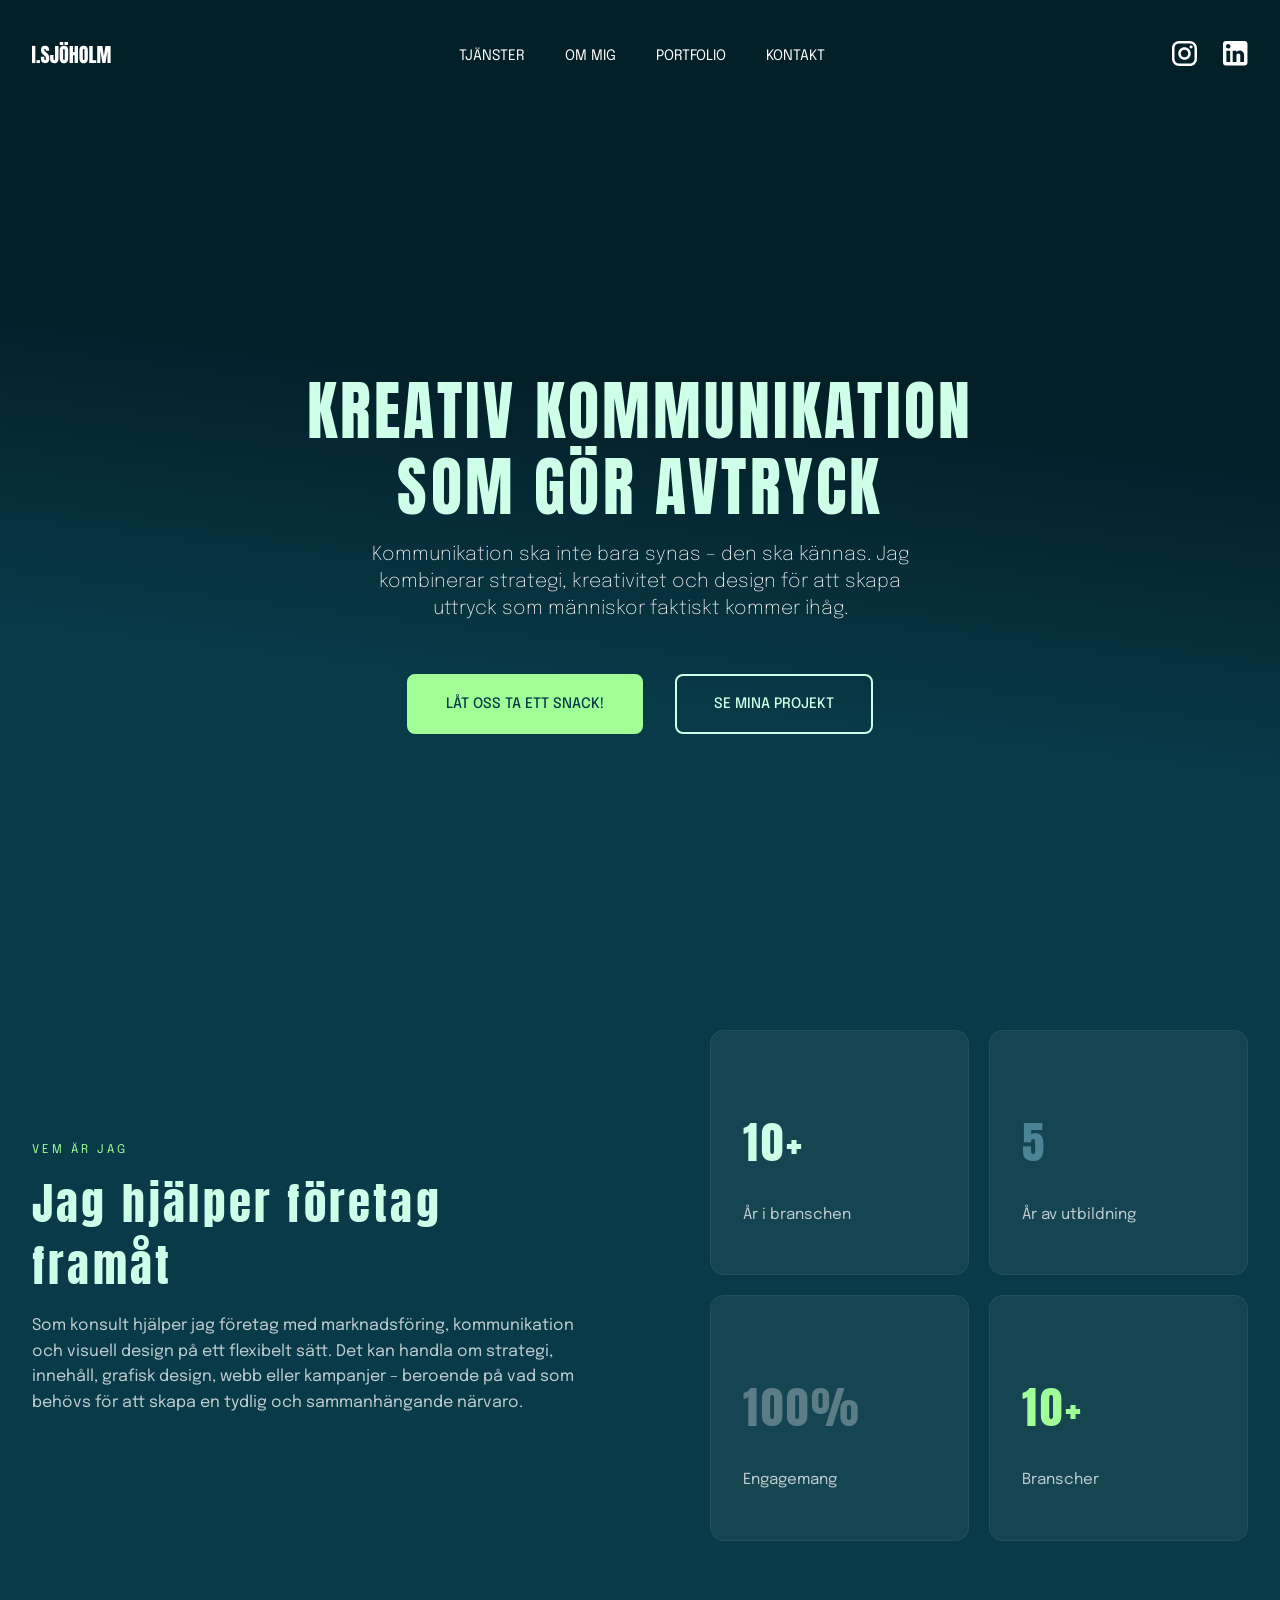
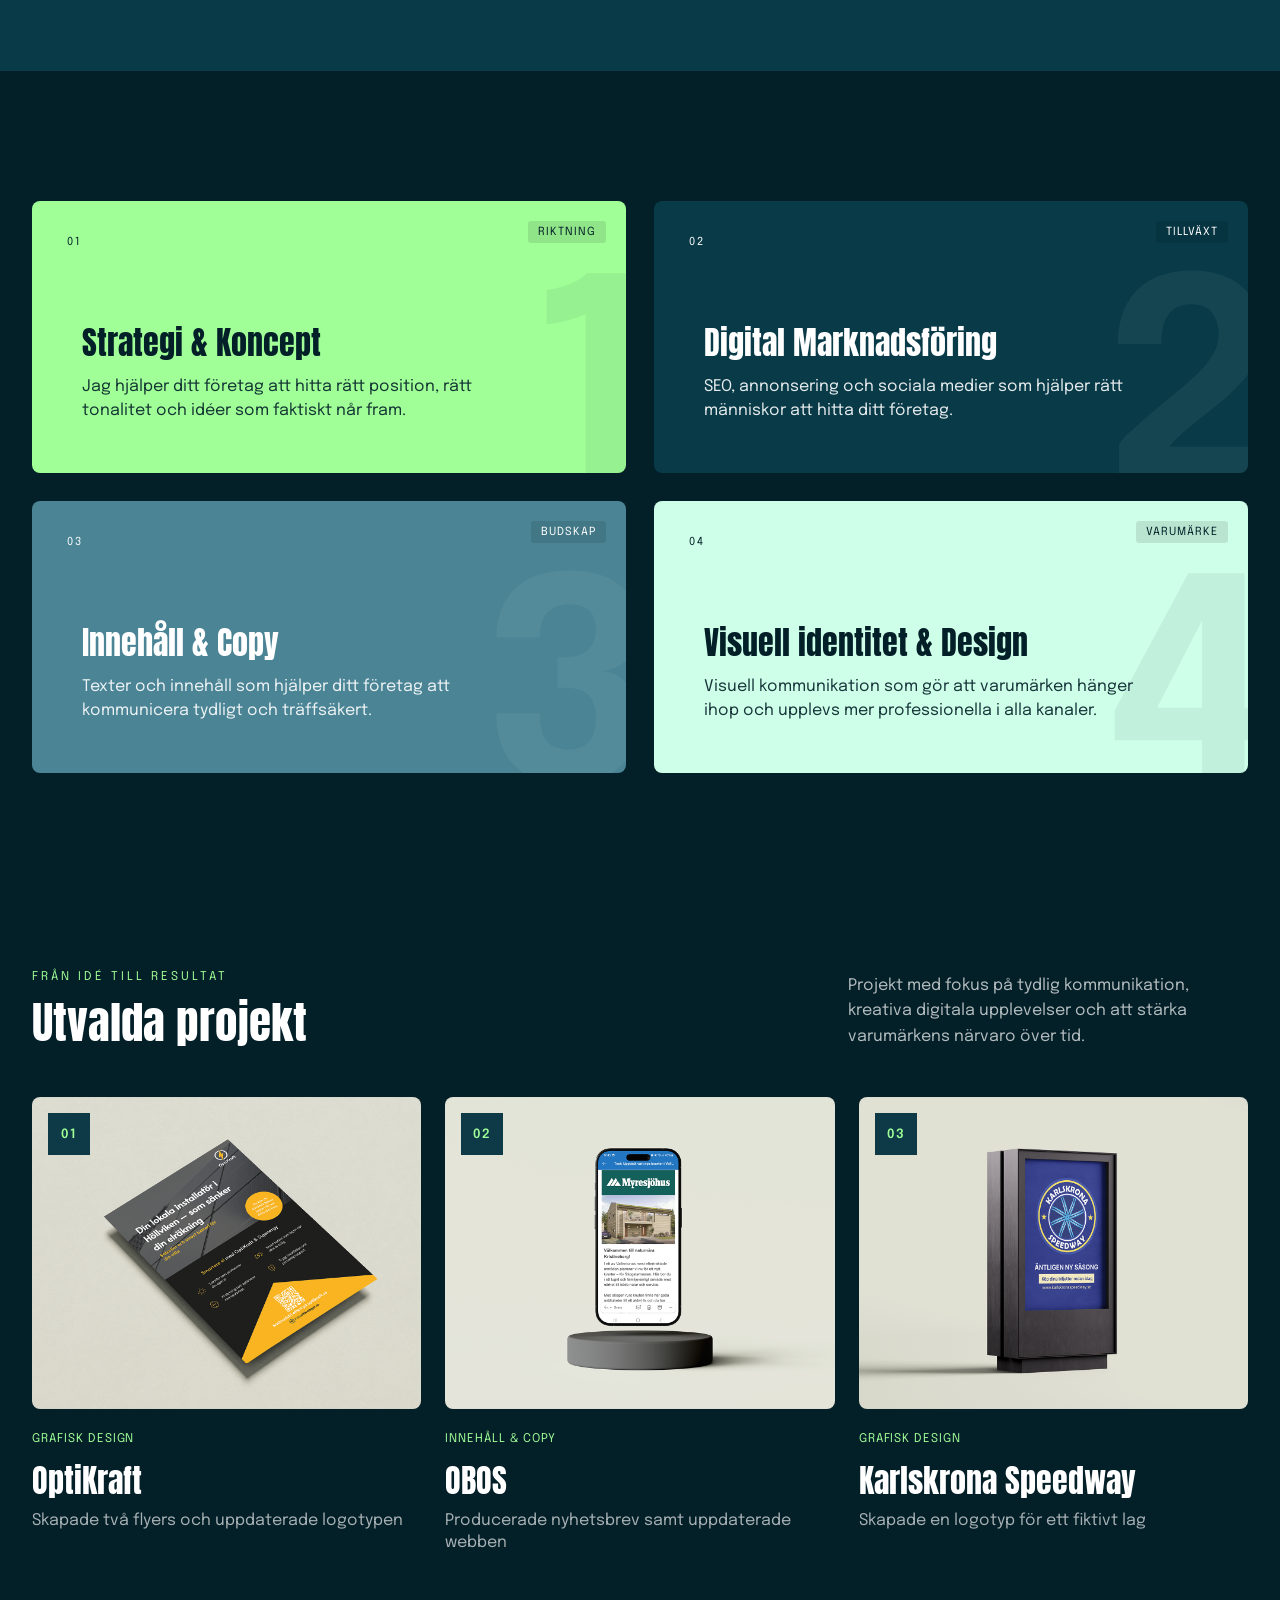
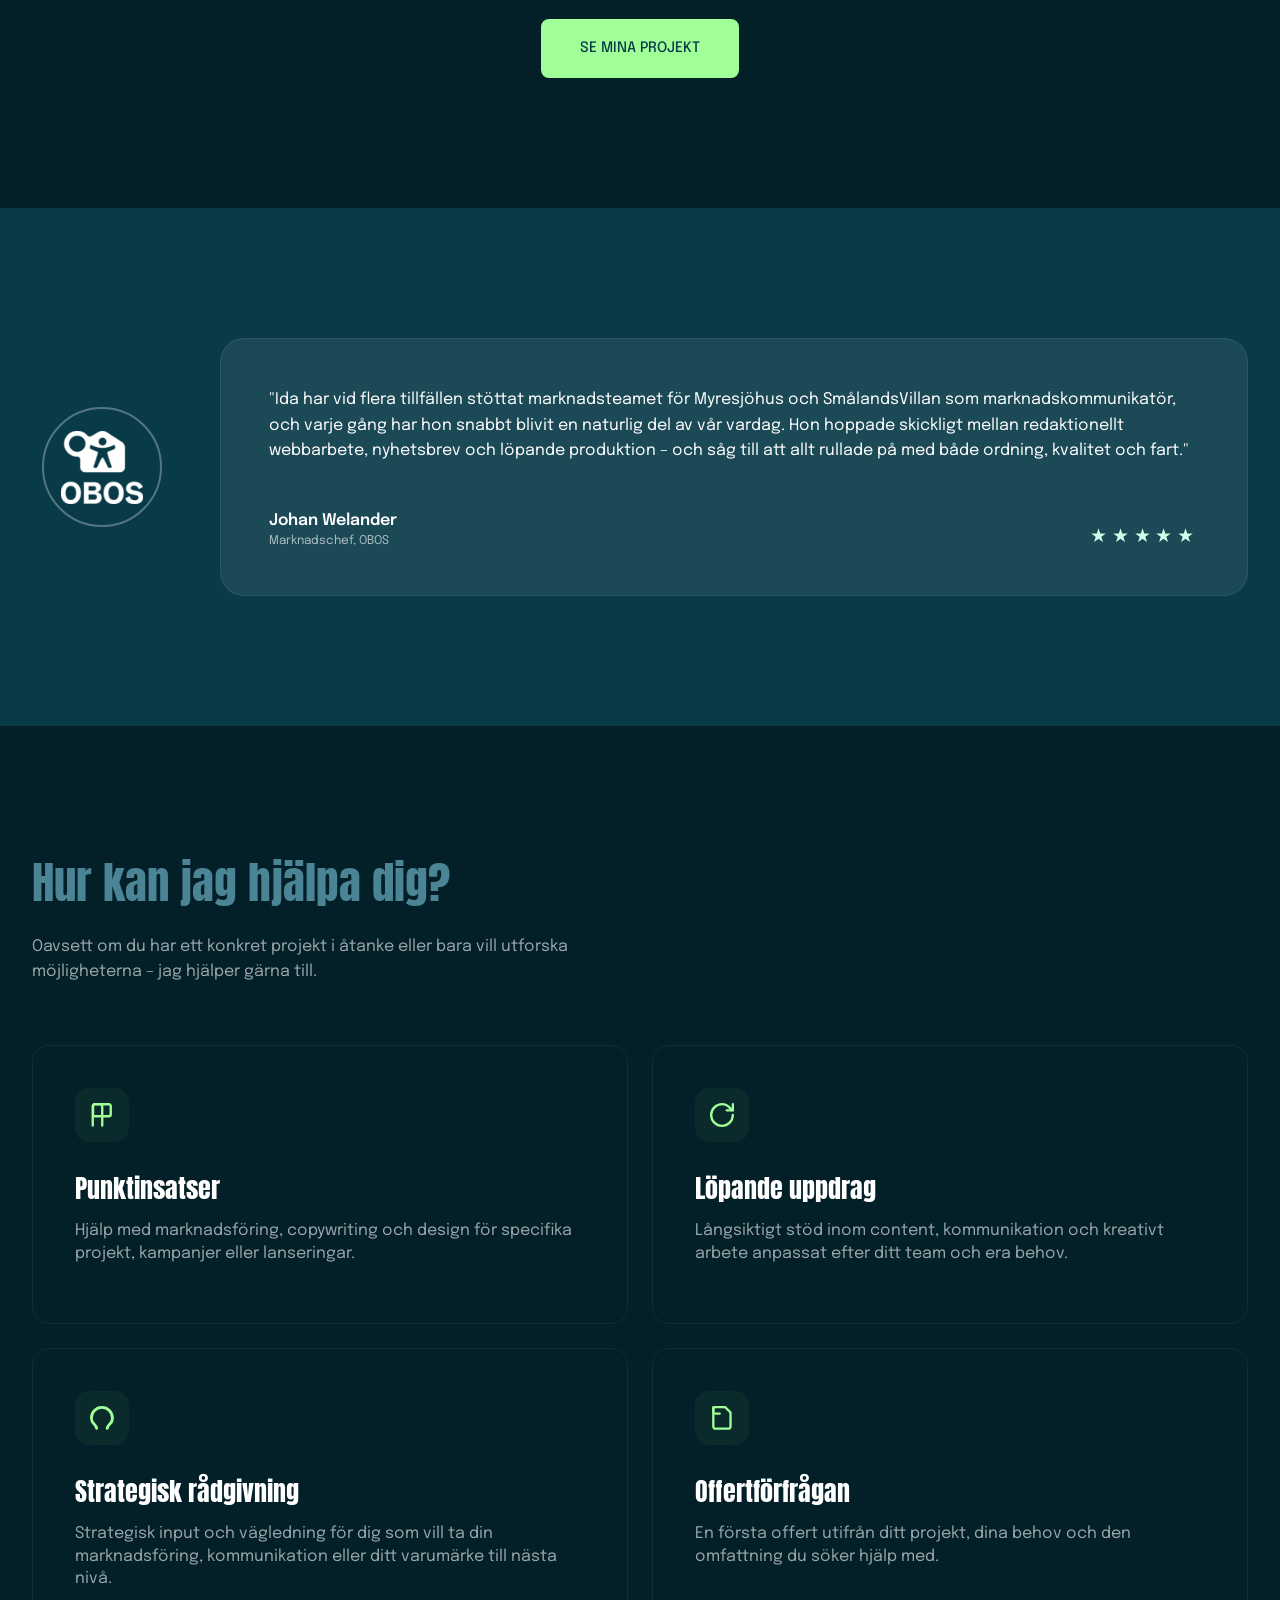
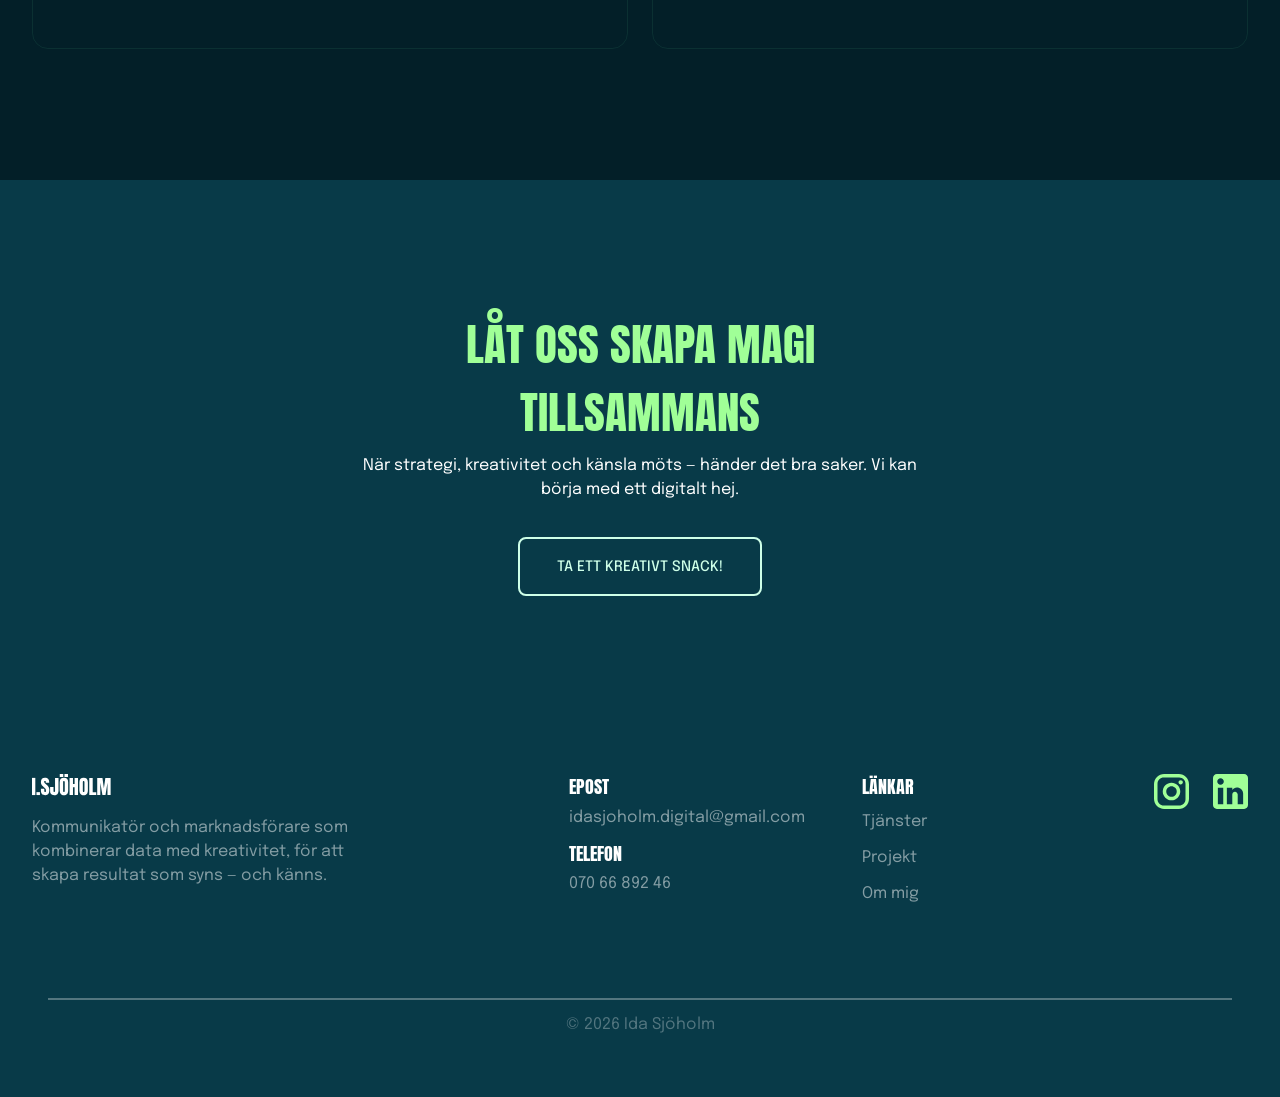
<file: index.html>
<!DOCTYPE html>
<html lang="sv">
<head>
    <meta charset="UTF-8">
    <meta name="viewport" content="width=device-width, initial-scale=1.0">
    <title>Ida Sjöholm – din lilla kommunikationsbyrå</title>

    <meta property="og:title" content="Ida Sjöholm — din lilla kommunikationsbyrå">

    <meta property="og:description" content="Marknadsföring, kommunikation och design som får varumärken att växa.">

    <meta property="og:image" content="https://idasjoholm810.github.io/portfolio/Assets/Pictures/hero.png">

    <meta property="og:url" content="https://idasjoholm810.github.io/portfolio/">

    <meta property="og:type" content="website">

    <!-- Font -->
    <link rel="preconnect" href="https://fonts.googleapis.com">
    <link rel="preconnect" href="https://fonts.gstatic.com" crossorigin>
    <link href="https://fonts.googleapis.com/css2?family=Anton&family=Epilogue:ital,wght@0,100..900;1,100..900&display=swap" rel="stylesheet">

    <!-- <link rel="preconnect" href="https://fonts.googleapis.com">
    <link rel="preconnect" href="https://fonts.gstatic.com" crossorigin>
    <link href="https://fonts.googleapis.com/css2?family=Inter:ital,opsz,wght@0,14..32,100..900;1,14..32,100..900&family=Ubuntu+Sans:ital,wght@0,100..800;1,100..800&display=swap" rel="stylesheet"> -->
    
    <!-- <link rel="preconnect" href="https://fonts.googleapis.com">
    <link rel="preconnect" href="https://fonts.gstatic.com" crossorigin>
    <link href="https://fonts.googleapis.com/css2?family=Inter:ital,opsz,wght@0,14..32,100..900;1,14..32,100..900&family=Open+Sans:ital,wght@0,300..800;1,300..800&display=swap" rel="stylesheet"> -->

    <!-- Style -->
    <link rel="stylesheet" href="style.css">

    <!-- Scripts -->
    <script src="menu.js" defer></script>
    <script src="hero-start.js" defer></script>
    <script src="responsive-menu.js" defer></script>
    <script src="about-start.js" defer></script>
    <script src="help-start.js" defer></script>
    <script src="portfolio-start.js" defer></script>
    <script src="services-start.js" defer></script>
    
</head>
<body>

    <div class="container">

        <!-- Header -->
        <header class="site-header">
            <div class="site-header__inner">


                <!-- Logga -->
                <a href="index.html" class="branding">
                    <svg width="79" height="22" viewBox="0 0 79 22" fill="none" xmlns="http://www.w3.org/2000/svg">
                        <path d="M0 21.0645V3.87695H3.32031V21.0645H0Z" fill="white"/>
                        <path d="M4.46289 21.0547V18.1445H7.95898V21.0547H4.46289Z" fill="white"/>
                        <path d="M13.3398 21.2207C11.7708 21.2207 10.638 20.8301 9.94141 20.0488C9.2513 19.2676 8.90625 18.0241 8.90625 16.3184V14.6387H12.3047V16.7871C12.3047 17.1842 12.3633 17.4967 12.4805 17.7246C12.6042 17.946 12.8158 18.0566 13.1152 18.0566C13.4277 18.0566 13.6426 17.9655 13.7598 17.7832C13.8835 17.6009 13.9453 17.3014 13.9453 16.8848C13.9453 16.3574 13.8932 15.918 13.7891 15.5664C13.6849 15.2083 13.5026 14.8698 13.2422 14.5508C12.9883 14.2253 12.6335 13.8477 12.1777 13.418L10.6348 11.9531C9.48242 10.8659 8.90625 9.6224 8.90625 8.22266C8.90625 6.75781 9.24479 5.64128 9.92188 4.87305C10.6055 4.10482 11.5918 3.7207 12.8809 3.7207C14.4564 3.7207 15.5729 4.14062 16.2305 4.98047C16.8945 5.82031 17.2266 7.09635 17.2266 8.80859H13.7305V7.62695C13.7305 7.39258 13.6621 7.21029 13.5254 7.08008C13.3952 6.94987 13.2161 6.88477 12.9883 6.88477C12.7148 6.88477 12.513 6.96289 12.3828 7.11914C12.2591 7.26888 12.1973 7.46419 12.1973 7.70508C12.1973 7.94596 12.2624 8.20638 12.3926 8.48633C12.5228 8.76628 12.7799 9.08854 13.1641 9.45312L15.1465 11.3574C15.5436 11.735 15.9082 12.1354 16.2402 12.5586C16.5723 12.9753 16.8392 13.4635 17.041 14.0234C17.2428 14.5768 17.3438 15.2539 17.3438 16.0547C17.3438 17.6693 17.0443 18.9355 16.4453 19.8535C15.8529 20.765 14.8177 21.2207 13.3398 21.2207Z" fill="white"/>
                        <path d="M22.3047 21.2207C21.5299 21.2207 20.8236 21.071 20.1855 20.7715C19.5475 20.472 19.0397 20.0293 18.6621 19.4434C18.291 18.8509 18.1055 18.125 18.1055 17.2656V12.959H21.5039V17.0605C21.5039 17.36 21.5625 17.6009 21.6797 17.7832C21.8034 17.9655 21.9987 18.0566 22.2656 18.0566C22.7799 18.0566 23.0371 17.7409 23.0371 17.1094V3.87695H26.5039V16.7676C26.5039 17.679 26.3249 18.4701 25.9668 19.1406C25.6087 19.8047 25.1139 20.319 24.4824 20.6836C23.8509 21.0417 23.125 21.2207 22.3047 21.2207Z" fill="white"/>
                        <path d="M31.9336 21.2207C30.5599 21.2207 29.5085 20.8073 28.7793 19.9805C28.0566 19.1471 27.6953 17.946 27.6953 16.377V8.21289C27.6953 6.74154 28.0534 5.625 28.7695 4.86328C29.4922 4.10156 30.5469 3.7207 31.9336 3.7207C33.3203 3.7207 34.3717 4.10156 35.0879 4.86328C35.8105 5.625 36.1719 6.74154 36.1719 8.21289V16.377C36.1719 17.946 35.8073 19.1471 35.0781 19.9805C34.3555 20.8073 33.3073 21.2207 31.9336 21.2207ZM31.9629 18.0566C32.4837 18.0566 32.7441 17.5521 32.7441 16.543V8.1543C32.7441 7.30794 32.4902 6.88477 31.9824 6.88477C31.4095 6.88477 31.123 7.31771 31.123 8.18359V16.5625C31.123 17.0964 31.1882 17.4805 31.3184 17.7148C31.4486 17.9427 31.6634 18.0566 31.9629 18.0566ZM32.4902 2.91016V0H35.9863V2.91016H32.4902ZM27.7637 2.91016V0H31.2598V2.91016H27.7637Z" fill="white"/>
                        <path d="M37.5586 21.0645V3.87695H40.9766V10.0195H42.5977V3.87695H46.0156V21.0645H42.5977V13.2715H40.9766V21.0645H37.5586Z" fill="white"/>
                        <path d="M51.6406 21.2207C50.2669 21.2207 49.2155 20.8073 48.4863 19.9805C47.7637 19.1471 47.4023 17.946 47.4023 16.377V8.21289C47.4023 6.74154 47.7604 5.625 48.4766 4.86328C49.1992 4.10156 50.2539 3.7207 51.6406 3.7207C53.0273 3.7207 54.0788 4.10156 54.7949 4.86328C55.5176 5.625 55.8789 6.74154 55.8789 8.21289V16.377C55.8789 17.946 55.5143 19.1471 54.7852 19.9805C54.0625 20.8073 53.0143 21.2207 51.6406 21.2207ZM51.6699 18.0566C52.1908 18.0566 52.4512 17.5521 52.4512 16.543V8.1543C52.4512 7.30794 52.1973 6.88477 51.6895 6.88477C51.1165 6.88477 50.8301 7.31771 50.8301 8.18359V16.5625C50.8301 17.0964 50.8952 17.4805 51.0254 17.7148C51.1556 17.9427 51.3704 18.0566 51.6699 18.0566Z" fill="white"/>
                        <path d="M57.2656 21.0645V3.87695H60.7031V18.1348H64.2383V21.0645H57.2656Z" fill="white"/>
                        <path d="M65.2148 21.0645V3.87695H70.4492L71.8945 14.3555L73.3301 3.87695H78.6133V21.0645H75.4688V8.68164L73.4961 21.0645H70.4102L68.3203 8.68164V21.0645H65.2148Z" fill="white"/>
                    </svg>
                </a>
                
                <!-- Menyalternativ -->
                <nav class="menu">
                    <ul class="menu__list">
                        <li class="menu__item"><a href="services.html" class="menu__link">Tjänster</a></li>
                        <li class="menu__item"><a href="about.html" class="menu__link">Om mig</a></li>
                        <li class="menu__item"><a href="portfolio.html" class="menu__link">Portfolio</a></li>
                        <li class="menu__item"><a href="contact.html" class="menu__link">Kontakt</a></li>
                    </ul>
                </nav>

                
                <!-- Sociala ikoner -->
                <ul class="menu-social">
                    <li class="menu-social__item">
                        <a href="https://www.instagram.com/idasjoholm.digital/" class="menu-social__link">
                            <svg width="25" height="25" viewBox="0 0 25 25" fill="none" xmlns="http://www.w3.org/2000/svg">
                                <path d="M7.25 0H17.75C21.75 0 25 3.25 25 7.25V17.75C25 19.6728 24.2362 21.5169 22.8765 22.8765C21.5169 24.2362 19.6728 25 17.75 25H7.25C3.25 25 0 21.75 0 17.75V7.25C0 5.32718 0.763837 3.48311 2.12348 2.12348C3.48311 0.763837 5.32718 0 7.25 0ZM7 2.5C5.80653 2.5 4.66193 2.97411 3.81802 3.81802C2.97411 4.66193 2.5 5.80653 2.5 7V18C2.5 20.4875 4.5125 22.5 7 22.5H18C19.1935 22.5 20.3381 22.0259 21.182 21.182C22.0259 20.3381 22.5 19.1935 22.5 18V7C22.5 4.5125 20.4875 2.5 18 2.5H7ZM19.0625 4.375C19.4769 4.375 19.8743 4.53962 20.1674 4.83265C20.4604 5.12567 20.625 5.5231 20.625 5.9375C20.625 6.3519 20.4604 6.74933 20.1674 7.04235C19.8743 7.33538 19.4769 7.5 19.0625 7.5C18.6481 7.5 18.2507 7.33538 17.9576 7.04235C17.6646 6.74933 17.5 6.3519 17.5 5.9375C17.5 5.5231 17.6646 5.12567 17.9576 4.83265C18.2507 4.53962 18.6481 4.375 19.0625 4.375ZM12.5 6.25C14.1576 6.25 15.7473 6.90848 16.9194 8.08058C18.0915 9.25268 18.75 10.8424 18.75 12.5C18.75 14.1576 18.0915 15.7473 16.9194 16.9194C15.7473 18.0915 14.1576 18.75 12.5 18.75C10.8424 18.75 9.25268 18.0915 8.08058 16.9194C6.90848 15.7473 6.25 14.1576 6.25 12.5C6.25 10.8424 6.90848 9.25268 8.08058 8.08058C9.25268 6.90848 10.8424 6.25 12.5 6.25ZM12.5 8.75C11.5054 8.75 10.5516 9.14509 9.84835 9.84835C9.14509 10.5516 8.75 11.5054 8.75 12.5C8.75 13.4946 9.14509 14.4484 9.84835 15.1517C10.5516 15.8549 11.5054 16.25 12.5 16.25C13.4946 16.25 14.4484 15.8549 15.1517 15.1517C15.8549 14.4484 16.25 13.4946 16.25 12.5C16.25 11.5054 15.8549 10.5516 15.1517 9.84835C14.4484 9.14509 13.4946 8.75 12.5 8.75Z" fill="#fff"/>
                            </svg>
                        </a>
                    </li>

                    <li class="menu-social__item">
                        <a href="https://www.linkedin.com/in/ida-sj%C3%B6holm-7232b9b2/" class="menu-social__link">
                            <svg width="25" height="25" viewBox="0 0 23 23" fill="none" xmlns="http://www.w3.org/2000/svg">
                                <path d="M20 0C20.663 0 21.2989 0.263392 21.7678 0.732233C22.2366 1.20107 22.5 1.83696 22.5 2.5V20C22.5 20.663 22.2366 21.2989 21.7678 21.7678C21.2989 22.2366 20.663 22.5 20 22.5H2.5C1.83696 22.5 1.20107 22.2366 0.732233 21.7678C0.263392 21.2989 0 20.663 0 20V2.5C0 1.83696 0.263392 1.20107 0.732233 0.732233C1.20107 0.263392 1.83696 0 2.5 0H20ZM19.375 19.375V12.75C19.375 11.6692 18.9457 10.6328 18.1815 9.86854C17.4172 9.10433 16.3808 8.675 15.3 8.675C14.2375 8.675 13 9.325 12.4 10.3V8.9125H8.9125V19.375H12.4V13.2125C12.4 12.25 13.175 11.4625 14.1375 11.4625C14.6016 11.4625 15.0467 11.6469 15.3749 11.9751C15.7031 12.3033 15.8875 12.7484 15.8875 13.2125V19.375H19.375ZM4.85 6.95C5.40695 6.95 5.9411 6.72875 6.33492 6.33492C6.72875 5.9411 6.95 5.40695 6.95 4.85C6.95 3.6875 6.0125 2.7375 4.85 2.7375C4.28973 2.7375 3.75241 2.96007 3.35624 3.35624C2.96007 3.75241 2.7375 4.28973 2.7375 4.85C2.7375 6.0125 3.6875 6.95 4.85 6.95ZM6.5875 19.375V8.9125H3.125V19.375H6.5875Z" fill="#fff"/>
                            </svg>
                       </a>
                    </li>
                </ul>

                <button id="menu-button" class="menu__button">
                    <svg width="28" height="18" viewBox="0 0 32 22" fill="none" xmlns="http://www.w3.org/2000/svg">
                        <path d="M1 0.823242H30.9902M1 10.8232H30.9902M1 20.8232H30.9902" stroke="#A0FF97" stroke-width="1.99967" stroke-linecap="round" stroke-linejoin="round"/>
                    </svg>
                </button>

            </div>
        </header>


        <!-- Responsive menu -->
        <nav id="responsive-menu" class="responsive-menu">
            <ul class="responsive-menu__list">
                <li class="responsive-menu__item"><a href="services.html" class="responsive-menu__link">Tjänster</a></li>
                <li class="responsive-menu__item"><a href="about.html" class="responsive-menu__link">Om mig</a></li>
                <li class="responsive-menu__item"><a href="portfolio.html" class="responsive-menu__link">Portfolio</a></li>
                <li class="responsive-menu__item"><a href="contact.html" class="responsive-menu__link">Kontakt</a></li>
            </ul>

             <!-- Sociala ikoner -->
            <ul class="mobile-social">
                    <li class="menu-social__item">
                        <a href="https://www.instagram.com/idasjoholm.digital/" class="menu-social__link">
                            <svg width="25" height="25" viewBox="0 0 25 25" fill="none" xmlns="http://www.w3.org/2000/svg">
                                <path d="M7.25 0H17.75C21.75 0 25 3.25 25 7.25V17.75C25 19.6728 24.2362 21.5169 22.8765 22.8765C21.5169 24.2362 19.6728 25 17.75 25H7.25C3.25 25 0 21.75 0 17.75V7.25C0 5.32718 0.763837 3.48311 2.12348 2.12348C3.48311 0.763837 5.32718 0 7.25 0ZM7 2.5C5.80653 2.5 4.66193 2.97411 3.81802 3.81802C2.97411 4.66193 2.5 5.80653 2.5 7V18C2.5 20.4875 4.5125 22.5 7 22.5H18C19.1935 22.5 20.3381 22.0259 21.182 21.182C22.0259 20.3381 22.5 19.1935 22.5 18V7C22.5 4.5125 20.4875 2.5 18 2.5H7ZM19.0625 4.375C19.4769 4.375 19.8743 4.53962 20.1674 4.83265C20.4604 5.12567 20.625 5.5231 20.625 5.9375C20.625 6.3519 20.4604 6.74933 20.1674 7.04235C19.8743 7.33538 19.4769 7.5 19.0625 7.5C18.6481 7.5 18.2507 7.33538 17.9576 7.04235C17.6646 6.74933 17.5 6.3519 17.5 5.9375C17.5 5.5231 17.6646 5.12567 17.9576 4.83265C18.2507 4.53962 18.6481 4.375 19.0625 4.375ZM12.5 6.25C14.1576 6.25 15.7473 6.90848 16.9194 8.08058C18.0915 9.25268 18.75 10.8424 18.75 12.5C18.75 14.1576 18.0915 15.7473 16.9194 16.9194C15.7473 18.0915 14.1576 18.75 12.5 18.75C10.8424 18.75 9.25268 18.0915 8.08058 16.9194C6.90848 15.7473 6.25 14.1576 6.25 12.5C6.25 10.8424 6.90848 9.25268 8.08058 8.08058C9.25268 6.90848 10.8424 6.25 12.5 6.25ZM12.5 8.75C11.5054 8.75 10.5516 9.14509 9.84835 9.84835C9.14509 10.5516 8.75 11.5054 8.75 12.5C8.75 13.4946 9.14509 14.4484 9.84835 15.1517C10.5516 15.8549 11.5054 16.25 12.5 16.25C13.4946 16.25 14.4484 15.8549 15.1517 15.1517C15.8549 14.4484 16.25 13.4946 16.25 12.5C16.25 11.5054 15.8549 10.5516 15.1517 9.84835C14.4484 9.14509 13.4946 8.75 12.5 8.75Z" fill="#fff"/>
                            </svg>
                        </a>
                    </li>

                    <li class="menu-social__item">
                        <a href="https://www.linkedin.com/in/ida-sj%C3%B6holm-7232b9b2/" class="menu-social__link">
                            <svg width="25" height="25" viewBox="0 0 23 23" fill="none" xmlns="http://www.w3.org/2000/svg">
                                <path d="M20 0C20.663 0 21.2989 0.263392 21.7678 0.732233C22.2366 1.20107 22.5 1.83696 22.5 2.5V20C22.5 20.663 22.2366 21.2989 21.7678 21.7678C21.2989 22.2366 20.663 22.5 20 22.5H2.5C1.83696 22.5 1.20107 22.2366 0.732233 21.7678C0.263392 21.2989 0 20.663 0 20V2.5C0 1.83696 0.263392 1.20107 0.732233 0.732233C1.20107 0.263392 1.83696 0 2.5 0H20ZM19.375 19.375V12.75C19.375 11.6692 18.9457 10.6328 18.1815 9.86854C17.4172 9.10433 16.3808 8.675 15.3 8.675C14.2375 8.675 13 9.325 12.4 10.3V8.9125H8.9125V19.375H12.4V13.2125C12.4 12.25 13.175 11.4625 14.1375 11.4625C14.6016 11.4625 15.0467 11.6469 15.3749 11.9751C15.7031 12.3033 15.8875 12.7484 15.8875 13.2125V19.375H19.375ZM4.85 6.95C5.40695 6.95 5.9411 6.72875 6.33492 6.33492C6.72875 5.9411 6.95 5.40695 6.95 4.85C6.95 3.6875 6.0125 2.7375 4.85 2.7375C4.28973 2.7375 3.75241 2.96007 3.35624 3.35624C2.96007 3.75241 2.7375 4.28973 2.7375 4.85C2.7375 6.0125 3.6875 6.95 4.85 6.95ZM6.5875 19.375V8.9125H3.125V19.375H6.5875Z" fill="#fff"/>
                            </svg>
                       </a>
                    </li>
            </ul>
        </nav>
        

        <!-- Hero -->
        <section class="hero">
            <div class="hero__inner">
                <div class="hero__content">
                    <!-- <h3 class="hero__short-title">Enkelt. Tydligt. Kreativt.</h3> -->
                    <h1 class="hero__title">Kreativ <span>kommunikation</span> som gör avtryck</h1>
                    <p class="hero__desc">Kommunikation ska inte bara synas – den ska kännas. Jag kombinerar strategi, kreativitet och design för att skapa uttryck som människor faktiskt kommer ihåg.</p>
                </div>
                <div class="hero__button">
                    <a href="contact.html" class="button">
                        <span class="button__text">Låt oss ta ett snack!</span>
                    </a>
                    <a href="portfolio.html" class="button-line">
                        <span class="button__text">Se mina projekt</span>
                    </a>
                </div>
            </div>
        </section>

        <!-- About -->
        <section class="about-start">
            <div class="about-start__inner">

                <div class="about-start__content">
                    <span class="about-start__label">Vem är jag</span>

                    <h2 class="about-start__title">
                        Jag hjälper företag framåt
                    </h2>

                    <p class="about-start__text">
                        Som konsult hjälper jag företag med marknadsföring, kommunikation och visuell design på ett flexibelt sätt. Det kan handla om strategi, innehåll, grafisk design, webb eller kampanjer – beroende på vad som behövs för att skapa en tydlig och sammanhängande närvaro.
                    </p>

                    <!-- <p class="about-start__text">
                        Jag jobbar nära dig och anpassar mig efter dina behov, oavsett om det handlar om ett enskilt projekt eller ett längre samarbete.
                    </p> -->
                </div>

                <div class="about-start__stats">

                    <div class="stat-card stat-card--blue">
                        <h3>10+</h3>
                        <p>År i branschen</p>
                    </div>

                    <div class="stat-card">
                        <h3>5</h3>
                        <p>År av utbildning</p>
                    </div>

                    <div class="stat-card stat-card--dark">
                        <h3>100%</h3>
                        <p>Engagemang</p>
                    </div>

                    <div class="stat-card stat-card--green">
                        <h3>10+</h3>
                        <p>Branscher</p>
                    </div>

                </div>

            </div>
        </section>


        <!-- Services -->
        <section class="services">

            <div class="services__inner">

                <a href="services.html#strategi" class="card card-1">
                    <span class="number">01</span>
                    <span class="tag">Riktning</span>
                    <h2>Strategi & Koncept</h2>
                    <p>Jag hjälper ditt företag att hitta rätt position, rätt tonalitet och idéer som faktiskt når fram.</p>
                </a>

                <a href="services.html#digital" class="card card-2">
                    <span class="number">02</span>
                    <span class="tag">Tillväxt</span>
                    <h2>Digital Marknadsföring</h2>
                    <p>SEO, annonsering och sociala medier som hjälper rätt människor att hitta ditt företag.</p>
                </a>

                <a href="services.html#content" class="card card-3">
                    <span class="number">03</span>
                    <span class="tag">Budskap</span>
                    <h2>Innehåll & Copy</h2>
                    <p>Texter och innehåll som hjälper ditt företag att kommunicera tydligt och träffsäkert.</p>
                </a>

                <a href="services.html#design" class="card card-4">
                    <span class="number">04</span>
                    <span class="tag">Varumärke</span>
                    <h2>Visuell identitet & Design</h2>
                    <p>Visuell kommunikation som gör att varumärken hänger ihop och upplevs mer professionella i alla kanaler.</p>
                </a>

            </div>

        </section>

        <!-- Portfolio -->
        <section class="portfolio">
            <div class="portfolio__inner">

                <!-- Header -->
                <div class="portfolio__header">
                    <div>
                        <span class="portfolio__eyebrow">Från idé till resultat</span>
                        <h2>Utvalda projekt</h2>
                    </div>

                    <p>
                        Projekt med fokus på tydlig kommunikation, kreativa digitala upplevelser och att stärka varumärkens närvaro över tid.
                    </p>
                </div>

                <!-- Cards -->
                <div class="portfolio__cards">

                    <!-- Card -->
                    <a href="portfolio.html#project-1" class="portfolio__card">

                        <div class="portfolio__image-wrapper">
                            <span class="portfolio__number">01</span>

                            <img src="Assets/Pictures/flyer-optikraft-1400.png" alt="OptiKraft">
                        </div>

                        <div class="portfolio__content">

                            <div class="portfolio__meta">
                                <span>Grafisk design</span>
                            </div>

                            <h3>OptiKraft</h3>

                            <p>
                                Skapade två flyers och uppdaterade logotypen
                            </p>

                        </div>

                    </a>

                    <!-- Card -->
                    <a href="portfolio.html#project-2" class="portfolio__card">

                        <div class="portfolio__image-wrapper">
                            <span class="portfolio__number">02</span>

                            <img src="Assets/Pictures/iPhone_obos-1400.png" alt="OBOS">
                        </div>

                        <div class="portfolio__content">

                            <div class="portfolio__meta">
                                <span>Innehåll & copy</span>
                            </div>

                            <h3>OBOS</h3>

                            <p>
                                Producerade nyhetsbrev samt uppdaterade webben
                            </p>

                        </div>

                    </a>

                    <!-- Card -->
                    <a href="portfolio.html#project-3" class="portfolio__card">

                        <div class="portfolio__image-wrapper">
                            <span class="portfolio__number">03</span>

                            <img src="Assets/Pictures/kkrona-1400.png" alt="Karlskrona Speedway">
                        </div>

                        <div class="portfolio__content">

                            <div class="portfolio__meta">
                                <span>Grafisk design</span>
                            </div>

                            <h3>Karlskrona Speedway</h3>

                            <p>
                                Skapade en logotyp för ett fiktivt lag
                            </p>

                        </div>

                    </a>

                </div>

                <!-- Button -->
                <div class="portfolio__button">
                    <a href="portfolio.html" class="button">
                        <span>Se mina projekt</span>
                    </a>
                </div>

            </div>
        </section>

        <!-- Quote -->
        <section class="quote">

            <div class="quote__inner">

                <!-- Logo  -->
                <div class="quote__side">
                    <img src="Assets/Pictures/obos-vit.svg" alt="OBOS" class="quote__logo">
                </div>

                <!-- Card -->
                <div class="quote__card">

                    <!-- Text -->
                    <p class="quote__text">
                        "Ida har vid flera tillfällen stöttat marknadsteamet för Myresjöhus och SmålandsVillan som marknadskommunikatör, och varje gång har hon snabbt blivit en naturlig del av vår vardag. Hon hoppade skickligt mellan redaktionellt webbarbete, nyhetsbrev och löpande produktion – och såg till att allt rullade på med både ordning, kvalitet och fart."
                    </p>
                    <!-- <p class="quote__text-2">
                        I vårt team är samarbete helt avgörande, och här är Ida något extra. Hon sprider lugn, bidrar till god stämning och gör det enkelt för andra att lyckas. Jag hade jobbat med henne igen!"
                    </p> -->


                    <!-- Bottom -->
                    <div class="quote__bottom">

                        <div class="quote__person">

                            <span class="quote__name">
                                Johan Welander
                            </span>

                            <span class="quote__title">
                                Marknadschef, OBOS
                            </span>

                        </div>

                        <!-- Stars -->
                        <div class="quote__stars">
                            ★★★★★
                        </div>

                    </div>

                </div>

            </div>

        </section>

        <!-- Hjälp -->
        <section class="help">
            <div class="help__inner">

                <div class="help__top">
                <h2 class="help__title">
                    Hur kan jag hjälpa dig?
                </h2>

                <p class="help__text">
                    Oavsett om du har ett konkret projekt i åtanke eller bara vill utforska möjligheterna – jag hjälper gärna till.
                </p>
                </div>

                <div class="help__grid">

                    <div class="help-card">
                        <div class="help-card__icon">
                            <svg width="33" height="38" viewBox="0 0 33 38" fill="none" xmlns="http://www.w3.org/2000/svg">
                                <path d="M16.875 35.625V5.625C16.875 4.63044 16.4799 3.67661 15.7766 2.97335C15.0734 2.27009 14.1196 1.875 13.125 1.875H5.625C4.63044 1.875 3.67661 2.27009 2.97335 2.97335C2.27009 3.67661 1.875 4.63044 1.875 5.625V35.625" stroke="#A0FF97" stroke-width="3.75" stroke-linecap="round" stroke-linejoin="round"/>
                                <path d="M27.534 2.05176H5.13398C3.58759 2.05176 2.33398 3.26698 2.33398 4.76604V18.3375C2.33398 19.8366 3.58759 21.0518 5.13398 21.0518H27.534C29.0804 21.0518 30.334 19.8366 30.334 18.3375V4.76604C30.334 3.26698 29.0804 2.05176 27.534 2.05176Z" stroke="#A0FF97" stroke-width="3.75" stroke-linecap="round" stroke-linejoin="round"/>
                            </svg>

                        </div>

                        <h3 class="help-card__title">
                            Punktinsatser
                        </h3>

                        <p class="help-card__text">
                            Hjälp med marknadsföring, copywriting och design för specifika projekt, kampanjer eller lanseringar.
                        </p>
                    </div>

                    <div class="help-card">
                        <div class="help-card__icon">
                            <svg width="31" height="31" viewBox="0 0 31 31" fill="none" xmlns="http://www.w3.org/2000/svg">
                                <path d="M29.5 15.5C29.5 23.232 23.232 29.5 15.5 29.5C7.768 29.5 1.5 23.232 1.5 15.5C1.5 7.768 7.768 1.5 15.5 1.5C19.918 1.5 23.776 3.704 26.194 7" stroke="#A0FF97" stroke-width="3" stroke-linecap="round" stroke-linejoin="round"/>
                                <path d="M29.5 1.5V9.5H21.5" stroke="#A0FF97" stroke-width="3" stroke-linecap="round" stroke-linejoin="round"/>
                                <path d="M29.4994 9.5L26.1934 7" stroke="#A0FF97" stroke-width="3" stroke-linecap="round" stroke-linejoin="round"/>
                            </svg>
                        </div>

                        <h3 class="help-card__title">
                            Löpande uppdrag
                        </h3>

                        <p class="help-card__text">
                            Långsiktigt stöd inom content, kommunikation och kreativt arbete anpassat efter ditt team och era behov.
                        </p>
                    </div>

                    <div class="help-card">
                        <div class="help-card__icon">
                           <svg width="32" height="32" viewBox="0 0 32 32" fill="none" xmlns="http://www.w3.org/2000/svg">
                                <path d="M22.875 29.875C23.3417 27.5417 24.5083 25.9083 26.375 24.0417C28.7083 21.9417 29.875 18.9083 29.875 15.875C29.875 12.162 28.4 8.60101 25.7746 5.97551C23.149 3.34999 19.588 1.875 15.875 1.875C12.162 1.875 8.60101 3.34999 5.97551 5.97551C3.34999 8.60101 1.875 12.162 1.875 15.875C1.875 18.2083 2.34167 21.0083 5.375 24.0417C7.00833 25.675 8.40833 27.5417 8.875 29.875" stroke="#A0FF97" stroke-width="3.75" stroke-linecap="round" stroke-linejoin="round"/>
                            </svg>

                        </div>

                        <h3 class="help-card__title">
                            Strategisk rådgivning
                        </h3>

                        <p class="help-card__text">
                           Strategisk input och vägledning för dig som vill ta din marknadsföring, kommunikation eller ditt varumärke till nästa nivå.
                        </p>
                    </div>

                    <div class="help-card">
                        <div class="help-card__icon">
                            <svg width="32" height="39" viewBox="0 0 32 39" fill="none" xmlns="http://www.w3.org/2000/svg">
                                <path d="M21.125 1.875H5.375C4.44674 1.875 3.5565 2.24375 2.90013 2.90013C2.24375 3.5565 1.875 4.44674 1.875 5.375V33.375C1.875 34.3033 2.24375 35.1935 2.90013 35.8498C3.5565 36.5062 4.44674 36.875 5.375 36.875H26.375C27.3033 36.875 28.1935 36.5062 28.8498 35.8498C29.5062 35.1935 29.875 34.3033 29.875 33.375V10.625L21.125 1.875Z" stroke="#A0FF97" stroke-width="3.75" stroke-linecap="round" stroke-linejoin="round"/>
                                <path d="M1.875 1.875V8.875C1.875 9.80329 2.24375 10.6935 2.90013 11.3499C3.5565 12.0062 4.44674 12.375 5.375 12.375H12.375" stroke="#A0FF97" stroke-width="3.75" stroke-linecap="round" stroke-linejoin="round"/>
                            </svg>
                        </div>

                        <h3 class="help-card__title">
                            Offertförfrågan
                        </h3>

                        <p class="help-card__text">
                            En första offert utifrån ditt projekt, dina behov och den omfattning du söker hjälp med.
                        </p>
                    </div>

                </div>

            </div>
        </section>

         <!-- Contact -->
         <section class="contact">
            <div class="contact__inner">
                
                <div class="contact__content">
                    <h3 class="contact__title">Låt oss skapa magi tillsammans</h3>
                    <span class="contact__desc">När strategi, kreativitet och känsla möts — händer det bra saker. Vi kan börja med ett digitalt hej.</span>
                </div>
                
                <div class="contact__button">
                    <a href="contact.html" class="button-line">Ta ett kreativt snack!</a>
                </div>
            </div>
         </section>

         <!-- Footer -->
          <footer class="footer">
                <div class="footer__inner">
                    
                    <div class="footer__content">
                        
                        <!-- Logga -->
                        <div class="footer-branding">
                            <a href="" class="footer-branding__content">
                                <svg width="79" height="22" viewBox="0 0 79 22" fill="none" xmlns="http://www.w3.org/2000/svg">
                                    <path d="M0 21.0645V3.87695H3.32031V21.0645H0Z" fill="white"/>
                                    <path d="M4.46289 21.0547V18.1445H7.95898V21.0547H4.46289Z" fill="white"/>
                                    <path d="M13.3398 21.2207C11.7708 21.2207 10.638 20.8301 9.94141 20.0488C9.2513 19.2676 8.90625 18.0241 8.90625 16.3184V14.6387H12.3047V16.7871C12.3047 17.1842 12.3633 17.4967 12.4805 17.7246C12.6042 17.946 12.8158 18.0566 13.1152 18.0566C13.4277 18.0566 13.6426 17.9655 13.7598 17.7832C13.8835 17.6009 13.9453 17.3014 13.9453 16.8848C13.9453 16.3574 13.8932 15.918 13.7891 15.5664C13.6849 15.2083 13.5026 14.8698 13.2422 14.5508C12.9883 14.2253 12.6335 13.8477 12.1777 13.418L10.6348 11.9531C9.48242 10.8659 8.90625 9.6224 8.90625 8.22266C8.90625 6.75781 9.24479 5.64128 9.92188 4.87305C10.6055 4.10482 11.5918 3.7207 12.8809 3.7207C14.4564 3.7207 15.5729 4.14062 16.2305 4.98047C16.8945 5.82031 17.2266 7.09635 17.2266 8.80859H13.7305V7.62695C13.7305 7.39258 13.6621 7.21029 13.5254 7.08008C13.3952 6.94987 13.2161 6.88477 12.9883 6.88477C12.7148 6.88477 12.513 6.96289 12.3828 7.11914C12.2591 7.26888 12.1973 7.46419 12.1973 7.70508C12.1973 7.94596 12.2624 8.20638 12.3926 8.48633C12.5228 8.76628 12.7799 9.08854 13.1641 9.45312L15.1465 11.3574C15.5436 11.735 15.9082 12.1354 16.2402 12.5586C16.5723 12.9753 16.8392 13.4635 17.041 14.0234C17.2428 14.5768 17.3438 15.2539 17.3438 16.0547C17.3438 17.6693 17.0443 18.9355 16.4453 19.8535C15.8529 20.765 14.8177 21.2207 13.3398 21.2207Z" fill="white"/>
                                    <path d="M22.3047 21.2207C21.5299 21.2207 20.8236 21.071 20.1855 20.7715C19.5475 20.472 19.0397 20.0293 18.6621 19.4434C18.291 18.8509 18.1055 18.125 18.1055 17.2656V12.959H21.5039V17.0605C21.5039 17.36 21.5625 17.6009 21.6797 17.7832C21.8034 17.9655 21.9987 18.0566 22.2656 18.0566C22.7799 18.0566 23.0371 17.7409 23.0371 17.1094V3.87695H26.5039V16.7676C26.5039 17.679 26.3249 18.4701 25.9668 19.1406C25.6087 19.8047 25.1139 20.319 24.4824 20.6836C23.8509 21.0417 23.125 21.2207 22.3047 21.2207Z" fill="white"/>
                                    <path d="M31.9336 21.2207C30.5599 21.2207 29.5085 20.8073 28.7793 19.9805C28.0566 19.1471 27.6953 17.946 27.6953 16.377V8.21289C27.6953 6.74154 28.0534 5.625 28.7695 4.86328C29.4922 4.10156 30.5469 3.7207 31.9336 3.7207C33.3203 3.7207 34.3717 4.10156 35.0879 4.86328C35.8105 5.625 36.1719 6.74154 36.1719 8.21289V16.377C36.1719 17.946 35.8073 19.1471 35.0781 19.9805C34.3555 20.8073 33.3073 21.2207 31.9336 21.2207ZM31.9629 18.0566C32.4837 18.0566 32.7441 17.5521 32.7441 16.543V8.1543C32.7441 7.30794 32.4902 6.88477 31.9824 6.88477C31.4095 6.88477 31.123 7.31771 31.123 8.18359V16.5625C31.123 17.0964 31.1882 17.4805 31.3184 17.7148C31.4486 17.9427 31.6634 18.0566 31.9629 18.0566ZM32.4902 2.91016V0H35.9863V2.91016H32.4902ZM27.7637 2.91016V0H31.2598V2.91016H27.7637Z" fill="white"/>
                                    <path d="M37.5586 21.0645V3.87695H40.9766V10.0195H42.5977V3.87695H46.0156V21.0645H42.5977V13.2715H40.9766V21.0645H37.5586Z" fill="white"/>
                                    <path d="M51.6406 21.2207C50.2669 21.2207 49.2155 20.8073 48.4863 19.9805C47.7637 19.1471 47.4023 17.946 47.4023 16.377V8.21289C47.4023 6.74154 47.7604 5.625 48.4766 4.86328C49.1992 4.10156 50.2539 3.7207 51.6406 3.7207C53.0273 3.7207 54.0788 4.10156 54.7949 4.86328C55.5176 5.625 55.8789 6.74154 55.8789 8.21289V16.377C55.8789 17.946 55.5143 19.1471 54.7852 19.9805C54.0625 20.8073 53.0143 21.2207 51.6406 21.2207ZM51.6699 18.0566C52.1908 18.0566 52.4512 17.5521 52.4512 16.543V8.1543C52.4512 7.30794 52.1973 6.88477 51.6895 6.88477C51.1165 6.88477 50.8301 7.31771 50.8301 8.18359V16.5625C50.8301 17.0964 50.8952 17.4805 51.0254 17.7148C51.1556 17.9427 51.3704 18.0566 51.6699 18.0566Z" fill="white"/>
                                    <path d="M57.2656 21.0645V3.87695H60.7031V18.1348H64.2383V21.0645H57.2656Z" fill="white"/>
                                    <path d="M65.2148 21.0645V3.87695H70.4492L71.8945 14.3555L73.3301 3.87695H78.6133V21.0645H75.4688V8.68164L73.4961 21.0645H70.4102L68.3203 8.68164V21.0645H65.2148Z" fill="white"/>
                                </svg>
                            </a>

                            <span>Kommunikatör och marknadsförare som kombinerar data med kreativitet, för att skapa resultat som syns — och känns.</span>
                        </div>

                        <!-- Kontakt -->
                        <ul class="footer__contact">

                                <li class="contact__item">
                                    <h5 class="contact__email">Epost</h5>
                                    <span>idasjoholm.digital@gmail.com</span>     
                                </li>

                                <li class="contact__item">
                                    <h5 class="contact__phone">Telefon</h5>
                                    <span>070 66 892 46</span>
                                </li>

                        </ul>

                        <!-- Meny -->
                        <nav class="footer-menu">
                            <h3 class="footer-menu__title">Länkar</h3>
                            <ul class="footer-menu__list">
                                <li class="footer-menu__item"><a href="services.html" class="footer-menu__link">Tjänster</a></li>
                                <li class="footer-menu__item"><a href="portfolio.html" class="footer-menu__link">Projekt</a></li>
                                <li class="footer-menu__item"><a href="about.html" class="footer-menu__link">Om mig</a></li>
                            </ul>
                        </nav>


                        <!-- Sociala medier -->
                        <ul class="footer-social">
                                <li class="footer-social__item">
                                    <a href="https://www.instagram.com/idasjoholm.digital/" class="footer-social__link">
                                       <svg width="35" height="35" viewBox="0 0 60 60" fill="none" xmlns="http://www.w3.org/2000/svg">
                                            <path d="M17.4 0H42.6C52.2 0 60 7.8 60 17.4V42.6C60 47.2148 58.1668 51.6405 54.9037 54.9037C51.6405 58.1668 47.2148 60 42.6 60H17.4C7.8 60 0 52.2 0 42.6V17.4C0 12.7852 1.83321 8.35948 5.09634 5.09634C8.35948 1.83321 12.7852 0 17.4 0ZM16.8 6C13.9357 6 11.1886 7.13785 9.16325 9.16325C7.13785 11.1886 6 13.9357 6 16.8V43.2C6 49.17 10.83 54 16.8 54H43.2C46.0643 54 48.8114 52.8621 50.8368 50.8368C52.8621 48.8114 54 46.0643 54 43.2V16.8C54 10.83 49.17 6 43.2 6H16.8ZM45.75 10.5C46.7446 10.5 47.6984 10.8951 48.4017 11.5983C49.1049 12.3016 49.5 13.2554 49.5 14.25C49.5 15.2446 49.1049 16.1984 48.4017 16.9016C47.6984 17.6049 46.7446 18 45.75 18C44.7554 18 43.8016 17.6049 43.0983 16.9016C42.3951 16.1984 42 15.2446 42 14.25C42 13.2554 42.3951 12.3016 43.0983 11.5983C43.8016 10.8951 44.7554 10.5 45.75 10.5ZM30 15C33.9782 15 37.7936 16.5804 40.6066 19.3934C43.4196 22.2064 45 26.0218 45 30C45 33.9782 43.4196 37.7936 40.6066 40.6066C37.7936 43.4196 33.9782 45 30 45C26.0218 45 22.2064 43.4196 19.3934 40.6066C16.5804 37.7936 15 33.9782 15 30C15 26.0218 16.5804 22.2064 19.3934 19.3934C22.2064 16.5804 26.0218 15 30 15ZM30 21C27.6131 21 25.3239 21.9482 23.636 23.636C21.9482 25.3239 21 27.6131 21 30C21 32.3869 21.9482 34.6761 23.636 36.364C25.3239 38.0518 27.6131 39 30 39C32.3869 39 34.6761 38.0518 36.364 36.364C38.0518 34.6761 39 32.3869 39 30C39 27.6131 38.0518 25.3239 36.364 23.636C34.6761 21.9482 32.3869 21 30 21Z" fill="#A0FF97"/>
                                        </svg>
                                    </a>
                                </li>

                                <li class="footer-social__item">
                                    <a href="https://www.linkedin.com/in/ida-sj%C3%B6holm-7232b9b2/" class="footer-social__link">
                                        <svg width="35" height="35" viewBox="0 0 60 60" fill="none" xmlns="http://www.w3.org/2000/svg">
                                            <path d="M53.3333 0C55.1014 0 56.7971 0.702379 58.0474 1.95262C59.2976 3.20286 60 4.89856 60 6.66667V53.3333C60 55.1014 59.2976 56.7971 58.0474 58.0474C56.7971 59.2976 55.1014 60 53.3333 60H6.66667C4.89856 60 3.20286 59.2976 1.95262 58.0474C0.702379 56.7971 0 55.1014 0 53.3333V6.66667C0 4.89856 0.702379 3.20286 1.95262 1.95262C3.20286 0.702379 4.89856 0 6.66667 0H53.3333ZM51.6667 51.6667V34C51.6667 31.118 50.5218 28.354 48.4839 26.3161C46.446 24.2782 43.682 23.1333 40.8 23.1333C37.9667 23.1333 34.6667 24.8667 33.0667 27.4667V23.7667H23.7667V51.6667H33.0667V35.2333C33.0667 32.6667 35.1333 30.5667 37.7 30.5667C38.9377 30.5667 40.1247 31.0583 40.9998 31.9335C41.875 32.8087 42.3667 33.9957 42.3667 35.2333V51.6667H51.6667ZM12.9333 18.5333C14.4185 18.5333 15.8429 17.9433 16.8931 16.8931C17.9433 15.8429 18.5333 14.4185 18.5333 12.9333C18.5333 9.83333 16.0333 7.3 12.9333 7.3C11.4393 7.3 10.0064 7.89351 8.94996 8.94996C7.89351 10.0064 7.3 11.4393 7.3 12.9333C7.3 16.0333 9.83333 18.5333 12.9333 18.5333ZM17.5667 51.6667V23.7667H8.33333V51.6667H17.5667Z" fill="#A0FF97"/>
                                        </svg>
                                    </a>
                                </li>
                                
                        </ul>

                    </div>

                </div>
            </footer>
            
           <section class="copyright">
                <div class="footer__copyright">
                    <p>© 2026 Ida Sjöholm</p>
                </div>
            </section>
    </div>
    
</body>
</html>
</file>
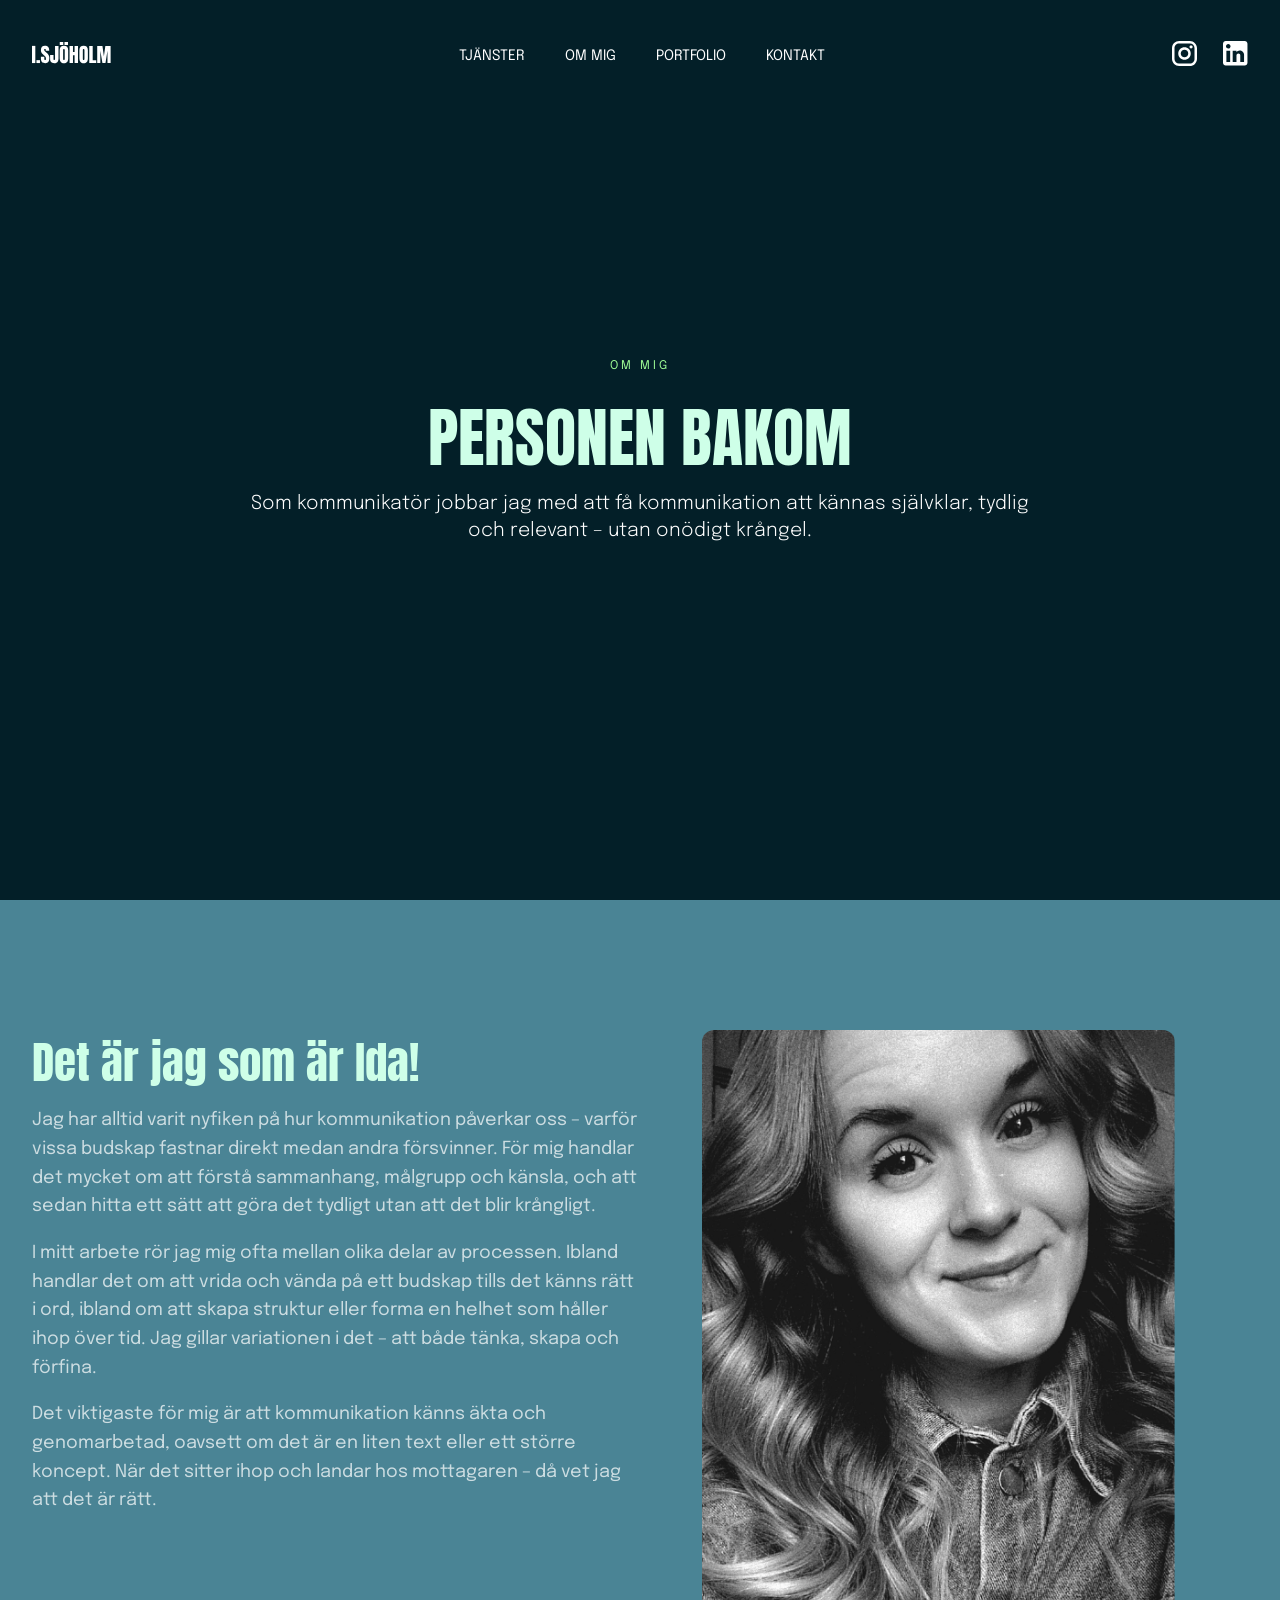
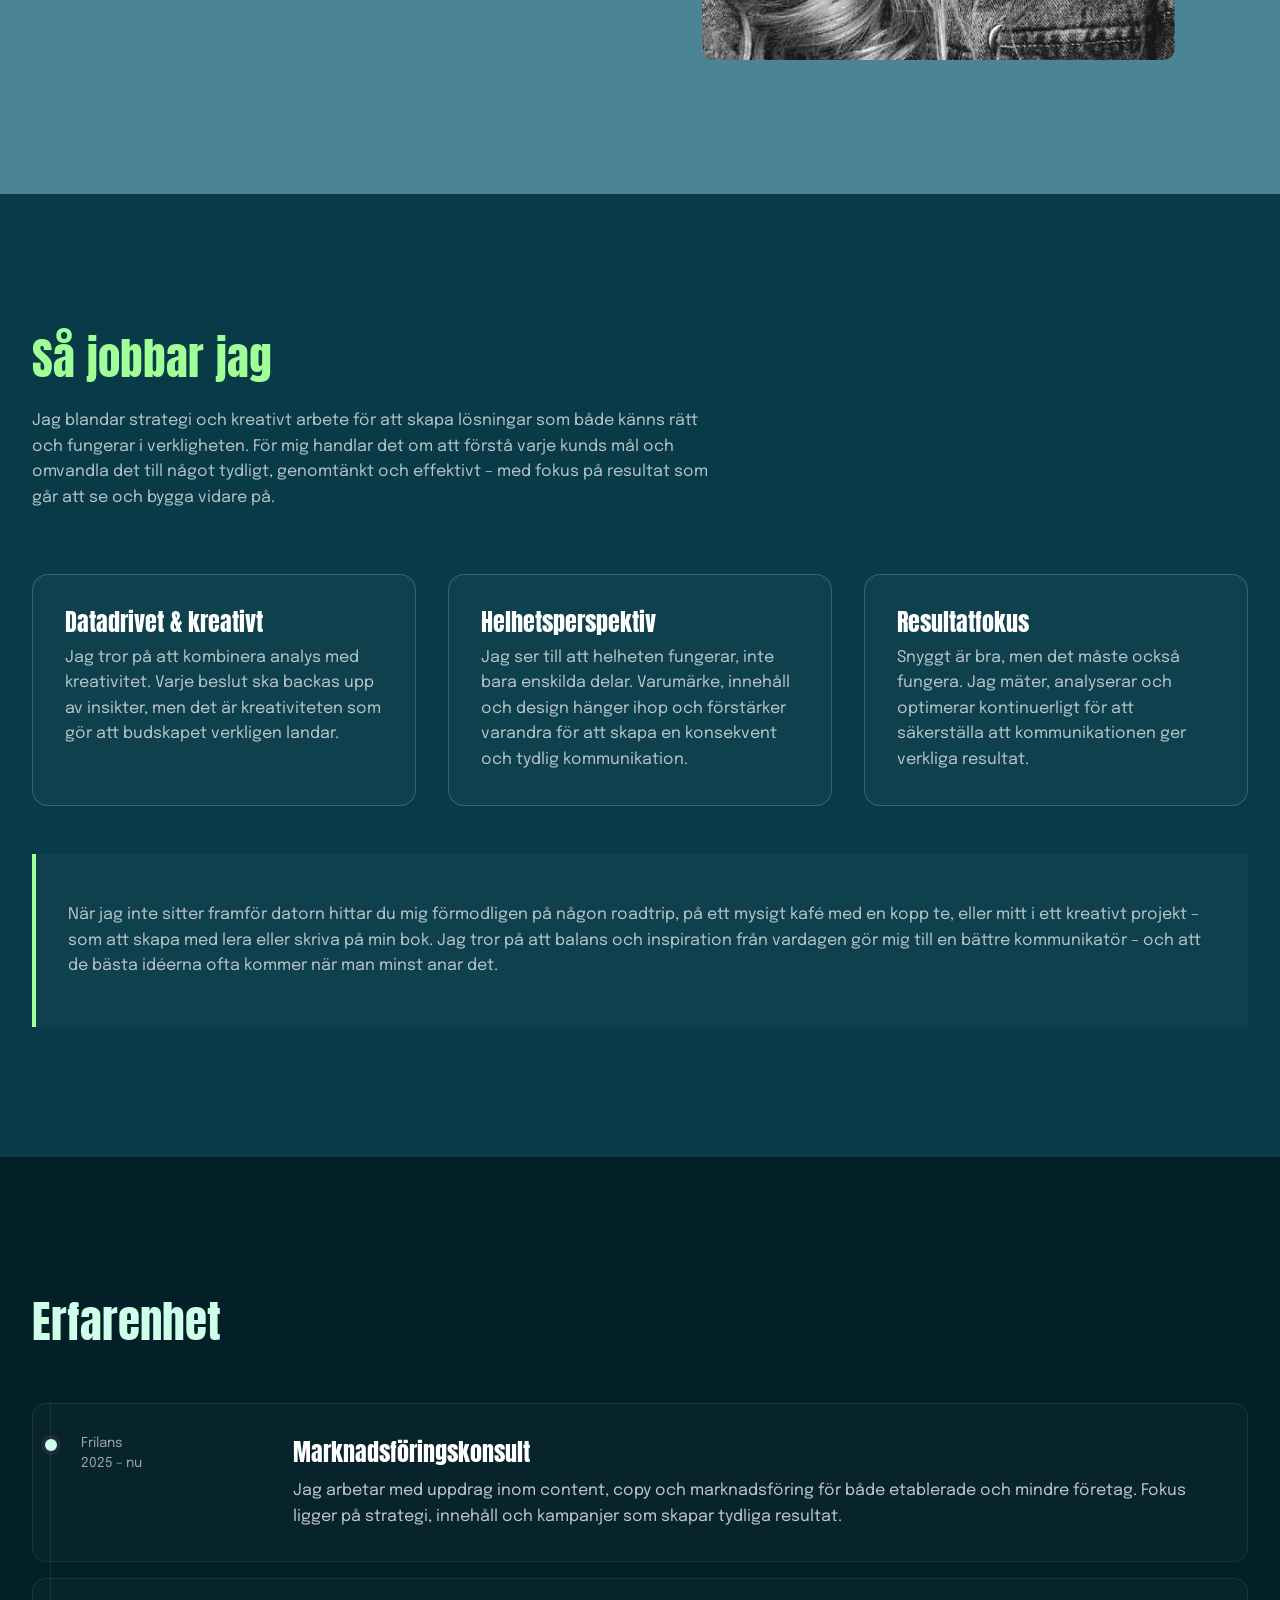
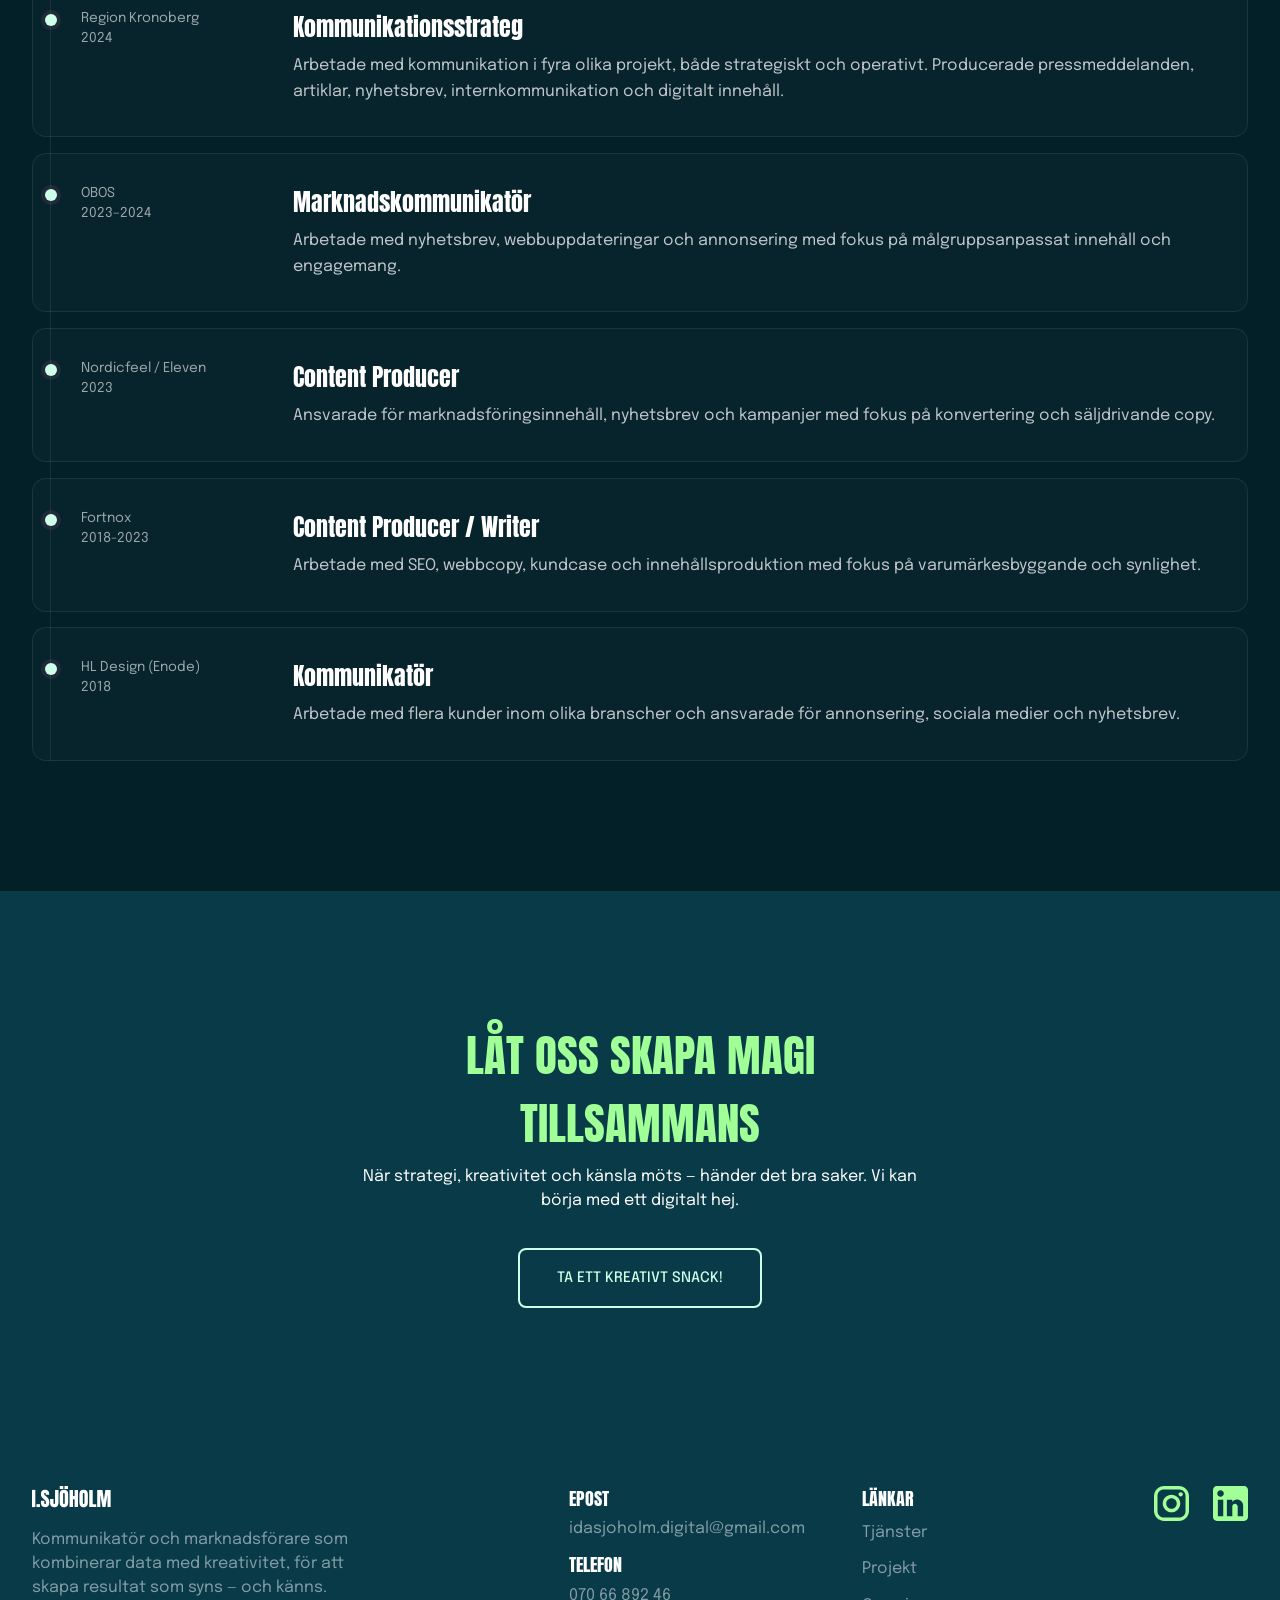
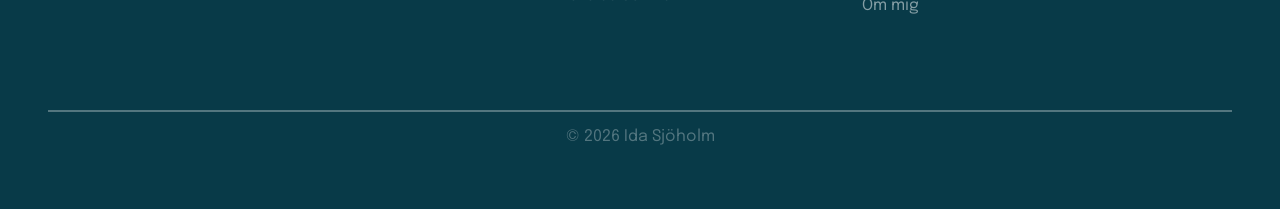
<file: about.html>
<!DOCTYPE html>
<html lang="en">
<head>
    <meta charset="UTF-8">
    <meta name="viewport" content="width=device-width, initial-scale=1.0">
    <title>Ida Sjöholm — om mig</title>

    <!-- Font -->
     <!-- Font -->
    <link rel="preconnect" href="https://fonts.googleapis.com">
    <link rel="preconnect" href="https://fonts.gstatic.com" crossorigin>
    <link href="https://fonts.googleapis.com/css2?family=Anton&family=Epilogue:ital,wght@0,100..900;1,100..900&display=swap" rel="stylesheet">



    <!-- <link rel="preconnect" href="https://fonts.googleapis.com">
    <link rel="preconnect" href="https://fonts.gstatic.com" crossorigin>
    <link href="https://fonts.googleapis.com/css2?family=Inter:ital,opsz,wght@0,14..32,100..900;1,14..32,100..900&family=Ubuntu+Sans:ital,wght@0,100..800;1,100..800&display=swap" rel="stylesheet"> -->

    <!-- Style -->
    <link rel="stylesheet" href="style.css">

    <!-- Scripts -->
    <script src="experience.js" defer></script>
    <script src="menu.js" defer></script>
    <script src="responsive-menu.js" defer></script>
    <script src="aboute-site-about.js" defer></script>
    <script src="about-work.js" defer></script>
    <script src="about-cv.js" defer></script>
</head>
<body>

    <div class="container">

                <!-- Header -->
        <header class="site-header">
            <div class="site-header__inner">


                <!-- Logga -->
                <a href="index.html" class="branding">
                    <svg width="79" height="22" viewBox="0 0 79 22" fill="none" xmlns="http://www.w3.org/2000/svg">
                        <path d="M0 21.0645V3.87695H3.32031V21.0645H0Z" fill="white"/>
                        <path d="M4.46289 21.0547V18.1445H7.95898V21.0547H4.46289Z" fill="white"/>
                        <path d="M13.3398 21.2207C11.7708 21.2207 10.638 20.8301 9.94141 20.0488C9.2513 19.2676 8.90625 18.0241 8.90625 16.3184V14.6387H12.3047V16.7871C12.3047 17.1842 12.3633 17.4967 12.4805 17.7246C12.6042 17.946 12.8158 18.0566 13.1152 18.0566C13.4277 18.0566 13.6426 17.9655 13.7598 17.7832C13.8835 17.6009 13.9453 17.3014 13.9453 16.8848C13.9453 16.3574 13.8932 15.918 13.7891 15.5664C13.6849 15.2083 13.5026 14.8698 13.2422 14.5508C12.9883 14.2253 12.6335 13.8477 12.1777 13.418L10.6348 11.9531C9.48242 10.8659 8.90625 9.6224 8.90625 8.22266C8.90625 6.75781 9.24479 5.64128 9.92188 4.87305C10.6055 4.10482 11.5918 3.7207 12.8809 3.7207C14.4564 3.7207 15.5729 4.14062 16.2305 4.98047C16.8945 5.82031 17.2266 7.09635 17.2266 8.80859H13.7305V7.62695C13.7305 7.39258 13.6621 7.21029 13.5254 7.08008C13.3952 6.94987 13.2161 6.88477 12.9883 6.88477C12.7148 6.88477 12.513 6.96289 12.3828 7.11914C12.2591 7.26888 12.1973 7.46419 12.1973 7.70508C12.1973 7.94596 12.2624 8.20638 12.3926 8.48633C12.5228 8.76628 12.7799 9.08854 13.1641 9.45312L15.1465 11.3574C15.5436 11.735 15.9082 12.1354 16.2402 12.5586C16.5723 12.9753 16.8392 13.4635 17.041 14.0234C17.2428 14.5768 17.3438 15.2539 17.3438 16.0547C17.3438 17.6693 17.0443 18.9355 16.4453 19.8535C15.8529 20.765 14.8177 21.2207 13.3398 21.2207Z" fill="white"/>
                        <path d="M22.3047 21.2207C21.5299 21.2207 20.8236 21.071 20.1855 20.7715C19.5475 20.472 19.0397 20.0293 18.6621 19.4434C18.291 18.8509 18.1055 18.125 18.1055 17.2656V12.959H21.5039V17.0605C21.5039 17.36 21.5625 17.6009 21.6797 17.7832C21.8034 17.9655 21.9987 18.0566 22.2656 18.0566C22.7799 18.0566 23.0371 17.7409 23.0371 17.1094V3.87695H26.5039V16.7676C26.5039 17.679 26.3249 18.4701 25.9668 19.1406C25.6087 19.8047 25.1139 20.319 24.4824 20.6836C23.8509 21.0417 23.125 21.2207 22.3047 21.2207Z" fill="white"/>
                        <path d="M31.9336 21.2207C30.5599 21.2207 29.5085 20.8073 28.7793 19.9805C28.0566 19.1471 27.6953 17.946 27.6953 16.377V8.21289C27.6953 6.74154 28.0534 5.625 28.7695 4.86328C29.4922 4.10156 30.5469 3.7207 31.9336 3.7207C33.3203 3.7207 34.3717 4.10156 35.0879 4.86328C35.8105 5.625 36.1719 6.74154 36.1719 8.21289V16.377C36.1719 17.946 35.8073 19.1471 35.0781 19.9805C34.3555 20.8073 33.3073 21.2207 31.9336 21.2207ZM31.9629 18.0566C32.4837 18.0566 32.7441 17.5521 32.7441 16.543V8.1543C32.7441 7.30794 32.4902 6.88477 31.9824 6.88477C31.4095 6.88477 31.123 7.31771 31.123 8.18359V16.5625C31.123 17.0964 31.1882 17.4805 31.3184 17.7148C31.4486 17.9427 31.6634 18.0566 31.9629 18.0566ZM32.4902 2.91016V0H35.9863V2.91016H32.4902ZM27.7637 2.91016V0H31.2598V2.91016H27.7637Z" fill="white"/>
                        <path d="M37.5586 21.0645V3.87695H40.9766V10.0195H42.5977V3.87695H46.0156V21.0645H42.5977V13.2715H40.9766V21.0645H37.5586Z" fill="white"/>
                        <path d="M51.6406 21.2207C50.2669 21.2207 49.2155 20.8073 48.4863 19.9805C47.7637 19.1471 47.4023 17.946 47.4023 16.377V8.21289C47.4023 6.74154 47.7604 5.625 48.4766 4.86328C49.1992 4.10156 50.2539 3.7207 51.6406 3.7207C53.0273 3.7207 54.0788 4.10156 54.7949 4.86328C55.5176 5.625 55.8789 6.74154 55.8789 8.21289V16.377C55.8789 17.946 55.5143 19.1471 54.7852 19.9805C54.0625 20.8073 53.0143 21.2207 51.6406 21.2207ZM51.6699 18.0566C52.1908 18.0566 52.4512 17.5521 52.4512 16.543V8.1543C52.4512 7.30794 52.1973 6.88477 51.6895 6.88477C51.1165 6.88477 50.8301 7.31771 50.8301 8.18359V16.5625C50.8301 17.0964 50.8952 17.4805 51.0254 17.7148C51.1556 17.9427 51.3704 18.0566 51.6699 18.0566Z" fill="white"/>
                        <path d="M57.2656 21.0645V3.87695H60.7031V18.1348H64.2383V21.0645H57.2656Z" fill="white"/>
                        <path d="M65.2148 21.0645V3.87695H70.4492L71.8945 14.3555L73.3301 3.87695H78.6133V21.0645H75.4688V8.68164L73.4961 21.0645H70.4102L68.3203 8.68164V21.0645H65.2148Z" fill="white"/>
                    </svg>
                </a>
                
                <!-- Menyalternativ -->
                <nav class="menu">
                    <ul class="menu__list">
                        <li class="menu__item"><a href="services.html" class="menu__link">Tjänster</a></li>
                        <li class="menu__item"><a href="about.html" class="menu__link">Om mig</a></li>
                        <li class="menu__item"><a href="portfolio.html" class="menu__link">Portfolio</a></li>
                        <li class="menu__item"><a href="contact.html" class="menu__link">Kontakt</a></li>
                    </ul>
                </nav>

                
                <!-- Sociala ikoner -->
                <ul class="menu-social">
                    <li class="menu-social__item">
                        <a href="https://www.instagram.com/idasjoholm.digital/" class="menu-social__link">
                            <svg width="25" height="25" viewBox="0 0 25 25" fill="none" xmlns="http://www.w3.org/2000/svg">
                                <path d="M7.25 0H17.75C21.75 0 25 3.25 25 7.25V17.75C25 19.6728 24.2362 21.5169 22.8765 22.8765C21.5169 24.2362 19.6728 25 17.75 25H7.25C3.25 25 0 21.75 0 17.75V7.25C0 5.32718 0.763837 3.48311 2.12348 2.12348C3.48311 0.763837 5.32718 0 7.25 0ZM7 2.5C5.80653 2.5 4.66193 2.97411 3.81802 3.81802C2.97411 4.66193 2.5 5.80653 2.5 7V18C2.5 20.4875 4.5125 22.5 7 22.5H18C19.1935 22.5 20.3381 22.0259 21.182 21.182C22.0259 20.3381 22.5 19.1935 22.5 18V7C22.5 4.5125 20.4875 2.5 18 2.5H7ZM19.0625 4.375C19.4769 4.375 19.8743 4.53962 20.1674 4.83265C20.4604 5.12567 20.625 5.5231 20.625 5.9375C20.625 6.3519 20.4604 6.74933 20.1674 7.04235C19.8743 7.33538 19.4769 7.5 19.0625 7.5C18.6481 7.5 18.2507 7.33538 17.9576 7.04235C17.6646 6.74933 17.5 6.3519 17.5 5.9375C17.5 5.5231 17.6646 5.12567 17.9576 4.83265C18.2507 4.53962 18.6481 4.375 19.0625 4.375ZM12.5 6.25C14.1576 6.25 15.7473 6.90848 16.9194 8.08058C18.0915 9.25268 18.75 10.8424 18.75 12.5C18.75 14.1576 18.0915 15.7473 16.9194 16.9194C15.7473 18.0915 14.1576 18.75 12.5 18.75C10.8424 18.75 9.25268 18.0915 8.08058 16.9194C6.90848 15.7473 6.25 14.1576 6.25 12.5C6.25 10.8424 6.90848 9.25268 8.08058 8.08058C9.25268 6.90848 10.8424 6.25 12.5 6.25ZM12.5 8.75C11.5054 8.75 10.5516 9.14509 9.84835 9.84835C9.14509 10.5516 8.75 11.5054 8.75 12.5C8.75 13.4946 9.14509 14.4484 9.84835 15.1517C10.5516 15.8549 11.5054 16.25 12.5 16.25C13.4946 16.25 14.4484 15.8549 15.1517 15.1517C15.8549 14.4484 16.25 13.4946 16.25 12.5C16.25 11.5054 15.8549 10.5516 15.1517 9.84835C14.4484 9.14509 13.4946 8.75 12.5 8.75Z" fill="#fff"/>
                            </svg>
                        </a>
                    </li>

                    <li class="menu-social__item">
                        <a href="https://www.linkedin.com/in/ida-sj%C3%B6holm-7232b9b2/" class="menu-social__link">
                            <svg width="25" height="25" viewBox="0 0 23 23" fill="none" xmlns="http://www.w3.org/2000/svg">
                                <path d="M20 0C20.663 0 21.2989 0.263392 21.7678 0.732233C22.2366 1.20107 22.5 1.83696 22.5 2.5V20C22.5 20.663 22.2366 21.2989 21.7678 21.7678C21.2989 22.2366 20.663 22.5 20 22.5H2.5C1.83696 22.5 1.20107 22.2366 0.732233 21.7678C0.263392 21.2989 0 20.663 0 20V2.5C0 1.83696 0.263392 1.20107 0.732233 0.732233C1.20107 0.263392 1.83696 0 2.5 0H20ZM19.375 19.375V12.75C19.375 11.6692 18.9457 10.6328 18.1815 9.86854C17.4172 9.10433 16.3808 8.675 15.3 8.675C14.2375 8.675 13 9.325 12.4 10.3V8.9125H8.9125V19.375H12.4V13.2125C12.4 12.25 13.175 11.4625 14.1375 11.4625C14.6016 11.4625 15.0467 11.6469 15.3749 11.9751C15.7031 12.3033 15.8875 12.7484 15.8875 13.2125V19.375H19.375ZM4.85 6.95C5.40695 6.95 5.9411 6.72875 6.33492 6.33492C6.72875 5.9411 6.95 5.40695 6.95 4.85C6.95 3.6875 6.0125 2.7375 4.85 2.7375C4.28973 2.7375 3.75241 2.96007 3.35624 3.35624C2.96007 3.75241 2.7375 4.28973 2.7375 4.85C2.7375 6.0125 3.6875 6.95 4.85 6.95ZM6.5875 19.375V8.9125H3.125V19.375H6.5875Z" fill="#fff"/>
                            </svg>
                       </a>
                    </li>
                </ul>

                <button id="menu-button" class="menu__button">
                    <svg width="28" height="18" viewBox="0 0 32 22" fill="none" xmlns="http://www.w3.org/2000/svg">
                        <path d="M1 0.823242H30.9902M1 10.8232H30.9902M1 20.8232H30.9902" stroke="#A0FF97" stroke-width="1.99967" stroke-linecap="round" stroke-linejoin="round"/>
                    </svg>
                </button>

            </div>
        </header>


        <!-- Responsiv menu -->
        <nav id="responsive-menu" class="responsive-menu">
            <ul class="responsive-menu__list">
                <li class="responsive-menu__item"><a href="services.html" class="responsive-menu__link">Tjänster</a></li>
                <li class="responsive-menu__item"><a href="about.html" class="responsive-menu__link">Om mig</a></li>
                <li class="responsive-menu__item"><a href="portfolio.html" class="responsive-menu__link">Portfolio</a></li>
                <li class="responsive-menu__item"><a href="contact.html" class="responsive-menu__link">Kontakt</a></li>
            </ul>

            <!-- Sociala ikoner -->
                <ul class="mobile-social">
                    <li class="menu-social__item">
                        <a href="https://www.instagram.com/idasjoholm.digital/" class="menu-social__link">
                            <svg width="25" height="25" viewBox="0 0 25 25" fill="none" xmlns="http://www.w3.org/2000/svg">
                                <path d="M7.25 0H17.75C21.75 0 25 3.25 25 7.25V17.75C25 19.6728 24.2362 21.5169 22.8765 22.8765C21.5169 24.2362 19.6728 25 17.75 25H7.25C3.25 25 0 21.75 0 17.75V7.25C0 5.32718 0.763837 3.48311 2.12348 2.12348C3.48311 0.763837 5.32718 0 7.25 0ZM7 2.5C5.80653 2.5 4.66193 2.97411 3.81802 3.81802C2.97411 4.66193 2.5 5.80653 2.5 7V18C2.5 20.4875 4.5125 22.5 7 22.5H18C19.1935 22.5 20.3381 22.0259 21.182 21.182C22.0259 20.3381 22.5 19.1935 22.5 18V7C22.5 4.5125 20.4875 2.5 18 2.5H7ZM19.0625 4.375C19.4769 4.375 19.8743 4.53962 20.1674 4.83265C20.4604 5.12567 20.625 5.5231 20.625 5.9375C20.625 6.3519 20.4604 6.74933 20.1674 7.04235C19.8743 7.33538 19.4769 7.5 19.0625 7.5C18.6481 7.5 18.2507 7.33538 17.9576 7.04235C17.6646 6.74933 17.5 6.3519 17.5 5.9375C17.5 5.5231 17.6646 5.12567 17.9576 4.83265C18.2507 4.53962 18.6481 4.375 19.0625 4.375ZM12.5 6.25C14.1576 6.25 15.7473 6.90848 16.9194 8.08058C18.0915 9.25268 18.75 10.8424 18.75 12.5C18.75 14.1576 18.0915 15.7473 16.9194 16.9194C15.7473 18.0915 14.1576 18.75 12.5 18.75C10.8424 18.75 9.25268 18.0915 8.08058 16.9194C6.90848 15.7473 6.25 14.1576 6.25 12.5C6.25 10.8424 6.90848 9.25268 8.08058 8.08058C9.25268 6.90848 10.8424 6.25 12.5 6.25ZM12.5 8.75C11.5054 8.75 10.5516 9.14509 9.84835 9.84835C9.14509 10.5516 8.75 11.5054 8.75 12.5C8.75 13.4946 9.14509 14.4484 9.84835 15.1517C10.5516 15.8549 11.5054 16.25 12.5 16.25C13.4946 16.25 14.4484 15.8549 15.1517 15.1517C15.8549 14.4484 16.25 13.4946 16.25 12.5C16.25 11.5054 15.8549 10.5516 15.1517 9.84835C14.4484 9.14509 13.4946 8.75 12.5 8.75Z" fill="#fff"/>
                            </svg>
                        </a>
                    </li>

                    <li class="menu-social__item">
                        <a href="https://www.linkedin.com/in/ida-sj%C3%B6holm-7232b9b2/" class="menu-social__link">
                            <svg width="25" height="25" viewBox="0 0 23 23" fill="none" xmlns="http://www.w3.org/2000/svg">
                                <path d="M20 0C20.663 0 21.2989 0.263392 21.7678 0.732233C22.2366 1.20107 22.5 1.83696 22.5 2.5V20C22.5 20.663 22.2366 21.2989 21.7678 21.7678C21.2989 22.2366 20.663 22.5 20 22.5H2.5C1.83696 22.5 1.20107 22.2366 0.732233 21.7678C0.263392 21.2989 0 20.663 0 20V2.5C0 1.83696 0.263392 1.20107 0.732233 0.732233C1.20107 0.263392 1.83696 0 2.5 0H20ZM19.375 19.375V12.75C19.375 11.6692 18.9457 10.6328 18.1815 9.86854C17.4172 9.10433 16.3808 8.675 15.3 8.675C14.2375 8.675 13 9.325 12.4 10.3V8.9125H8.9125V19.375H12.4V13.2125C12.4 12.25 13.175 11.4625 14.1375 11.4625C14.6016 11.4625 15.0467 11.6469 15.3749 11.9751C15.7031 12.3033 15.8875 12.7484 15.8875 13.2125V19.375H19.375ZM4.85 6.95C5.40695 6.95 5.9411 6.72875 6.33492 6.33492C6.72875 5.9411 6.95 5.40695 6.95 4.85C6.95 3.6875 6.0125 2.7375 4.85 2.7375C4.28973 2.7375 3.75241 2.96007 3.35624 3.35624C2.96007 3.75241 2.7375 4.28973 2.7375 4.85C2.7375 6.0125 3.6875 6.95 4.85 6.95ZM6.5875 19.375V8.9125H3.125V19.375H6.5875Z" fill="#fff"/>
                            </svg>
                       </a>
                    </li>
                </ul>
        </nav>  

        <!-- header services -->
        <section class="services-header">
            <div class="services-header__inner">

                <div class="services-header__content">
                    
                    <div class="services-header__text">
                        <h3 >Om mig</h3>
                        <h1 >Personen bakom</h1>
                        <p>Som kommunikatör jobbar jag med att få kommunikation att kännas självklar, tydlig och relevant – utan onödigt krångel.
</p>
                    </div>

                    <!-- <div class="about__button">
                        <a href="" class="button button-line">
                            <span class="button__text">Kontakta mig nu!</span>
                        </a>
                    </div> -->

                </div>
            
            </div>
        </section>

        <!-- About -->
        <section class="about">
            <div class="about__inner">

                <div class="about__content">

                    <div class="about__text">

                        <!-- <span class="about__eyebrow">Om mig</span> -->

                        <h1 class="about__title">
                            Det är jag som är Ida!
                        </h1>

                        <p>
                            Jag har alltid varit nyfiken på hur kommunikation påverkar oss – varför vissa budskap fastnar direkt medan andra försvinner. För mig handlar det mycket om att förstå sammanhang, målgrupp och känsla, och att sedan hitta ett sätt att göra det tydligt utan att det blir krångligt.

                        </p>

                        <p>
                            I mitt arbete rör jag mig ofta mellan olika delar av processen. Ibland handlar det om att vrida och vända på ett budskap tills det känns rätt i ord, ibland om att skapa struktur eller forma en helhet som håller ihop över tid. Jag gillar variationen i det – att både tänka, skapa och förfina.
                        </p>

                        <p>
                            Det viktigaste för mig är att kommunikation känns äkta och genomarbetad, oavsett om det är en liten text eller ett större koncept. När det sitter ihop och landar hos mottagaren – då vet jag att det är rätt.
                        </p>

                    </div>

                    <figure class="about__image">
                        <img src="Assets/Pictures/jag.png" alt="Ida">
                    </figure>

                </div>
            </div>
        </section>

        <!-- Arbetssätt -->
        <section class="work">
            <div class="work__inner">

                <h2 class="work__title">Så jobbar jag</h2>

                <p class="work__text">
                    Jag blandar strategi och kreativt arbete för att skapa lösningar som både känns rätt och fungerar i verkligheten. För mig handlar det om att förstå varje kunds mål och omvandla det till något tydligt, genomtänkt och effektivt – med fokus på resultat som går att se och bygga vidare på.
                </p>

                <div class="work__cards">

                    <div class="work__card">
                        <h3>Datadrivet & kreativt</h3>

                        <p>
                            Jag tror på att kombinera analys med kreativitet. Varje beslut ska backas upp av insikter, men det är kreativiteten som gör att budskapet verkligen landar.
                        </p>
                    </div>

                    <div class="work__card">
                        <h3>Helhetsperspektiv</h3>

                        <p>
                            Jag ser till att helheten fungerar, inte bara enskilda delar. Varumärke, innehåll och design hänger ihop och förstärker varandra för att skapa en konsekvent och tydlig kommunikation.
                        </p>
                    </div>

                    <div class="work__card">
                        <h3>Resultatfokus</h3>

                        <p>
                            Snyggt är bra, men det måste också fungera. Jag mäter, analyserar och optimerar kontinuerligt för att säkerställa att kommunikationen ger verkliga resultat.
                        </p>
                    </div>

                </div>

                <div class="work__info">
                    <p>
                        När jag inte sitter framför datorn hittar du mig förmodligen på någon roadtrip, på ett mysigt kafé med en kopp te, eller mitt i ett kreativt projekt – som att skapa med lera eller skriva på min bok. Jag tror på att balans och inspiration från vardagen gör mig till en bättre kommunikatör – och att de bästa idéerna ofta kommer när man minst anar det.
                    </p>
                </div>

            </div>
        </section>

        <!-- CV -->
        <section class="experience">
        <div class="experience__inner">

            <h2 class="experience__title">Erfarenhet</h2>

            <div class="experience__timeline">

            <article class="experience-card">
                <div class="experience-card__meta">
                <span>Frilans</span>
                <span>2025 – nu</span>
                </div>

                <div class="experience-card__content">
                <h3>Marknadsföringskonsult</h3>
                <p>Jag arbetar med uppdrag inom content, copy och marknadsföring för både etablerade och mindre företag. Fokus ligger på strategi, innehåll och kampanjer som skapar tydliga resultat.</p>
                </div>
            </article>

            <article class="experience-card">
                <div class="experience-card__meta">
                <span>Region Kronoberg</span>
                <span>2024</span>
                </div>

                <div class="experience-card__content">
                <h3>Kommunikationsstrateg</h3>
                <p>Arbetade med kommunikation i fyra olika projekt, både strategiskt och operativt. Producerade pressmeddelanden, artiklar, nyhetsbrev, internkommunikation och digitalt innehåll.</p>
                </div>
            </article>

            <article class="experience-card">
                <div class="experience-card__meta">
                <span>OBOS</span>
                <span>2023–2024</span>
                </div>

                <div class="experience-card__content">
                <h3>Marknadskommunikatör</h3>
                <p>Arbetade med nyhetsbrev, webbuppdateringar och annonsering med fokus på målgruppsanpassat innehåll och engagemang.</p>
                </div>
            </article>

            <article class="experience-card">
                <div class="experience-card__meta">
                <span>Nordicfeel / Eleven</span>
                <span>2023</span>
                </div>

                <div class="experience-card__content">
                <h3>Content Producer</h3>
                <p>Ansvarade för marknadsföringsinnehåll, nyhetsbrev och kampanjer med fokus på konvertering och säljdrivande copy.</p>
                </div>
            </article>

            <article class="experience-card">
                <div class="experience-card__meta">
                <span>Fortnox</span>
                <span>2018-2023</span>
                </div>

                <div class="experience-card__content">
                <h3>Content Producer / Writer</h3>
                <p>Arbetade med SEO, webbcopy, kundcase och innehållsproduktion med fokus på varumärkesbyggande och synlighet.</p>
                </div>
            </article>

            <article class="experience-card">
                <div class="experience-card__meta">
                <span>HL Design (Enode)</span>
                <span>2018</span>
                </div>

                <div class="experience-card__content">
                <h3>Kommunikatör</h3>
                <p>Arbetade med flera kunder inom olika branscher och ansvarade för annonsering, sociala medier och nyhetsbrev.</p>
                </div>
            </article>

            </div>

        </div>
        </section>
        
        
         <!-- Contact -->
         <section class="contact">
            <div class="contact__inner">
                
                <div class="contact__content">
                    <h3 class="contact__title">Låt oss skapa magi tillsammans</h3>
                    <span class="contact__desc">När strategi, kreativitet och känsla möts — händer det bra saker. Vi kan börja med ett digitalt hej.</span>
                </div>
                
                <div class="contact__button">
                    <a href="contact.html" class="button-line">Ta ett kreativt snack!</a>
                </div>
            </div>
         </section>

         <!-- Footer -->
          <footer class="footer">
                <div class="footer__inner">
                    
                    <div class="footer__content">
                        
                        <!-- Logga -->
                        <div class="footer-branding">
                            <a href="" class="footer-branding__content">
                                <svg width="79" height="22" viewBox="0 0 79 22" fill="none" xmlns="http://www.w3.org/2000/svg">
                                    <path d="M0 21.0645V3.87695H3.32031V21.0645H0Z" fill="white"/>
                                    <path d="M4.46289 21.0547V18.1445H7.95898V21.0547H4.46289Z" fill="white"/>
                                    <path d="M13.3398 21.2207C11.7708 21.2207 10.638 20.8301 9.94141 20.0488C9.2513 19.2676 8.90625 18.0241 8.90625 16.3184V14.6387H12.3047V16.7871C12.3047 17.1842 12.3633 17.4967 12.4805 17.7246C12.6042 17.946 12.8158 18.0566 13.1152 18.0566C13.4277 18.0566 13.6426 17.9655 13.7598 17.7832C13.8835 17.6009 13.9453 17.3014 13.9453 16.8848C13.9453 16.3574 13.8932 15.918 13.7891 15.5664C13.6849 15.2083 13.5026 14.8698 13.2422 14.5508C12.9883 14.2253 12.6335 13.8477 12.1777 13.418L10.6348 11.9531C9.48242 10.8659 8.90625 9.6224 8.90625 8.22266C8.90625 6.75781 9.24479 5.64128 9.92188 4.87305C10.6055 4.10482 11.5918 3.7207 12.8809 3.7207C14.4564 3.7207 15.5729 4.14062 16.2305 4.98047C16.8945 5.82031 17.2266 7.09635 17.2266 8.80859H13.7305V7.62695C13.7305 7.39258 13.6621 7.21029 13.5254 7.08008C13.3952 6.94987 13.2161 6.88477 12.9883 6.88477C12.7148 6.88477 12.513 6.96289 12.3828 7.11914C12.2591 7.26888 12.1973 7.46419 12.1973 7.70508C12.1973 7.94596 12.2624 8.20638 12.3926 8.48633C12.5228 8.76628 12.7799 9.08854 13.1641 9.45312L15.1465 11.3574C15.5436 11.735 15.9082 12.1354 16.2402 12.5586C16.5723 12.9753 16.8392 13.4635 17.041 14.0234C17.2428 14.5768 17.3438 15.2539 17.3438 16.0547C17.3438 17.6693 17.0443 18.9355 16.4453 19.8535C15.8529 20.765 14.8177 21.2207 13.3398 21.2207Z" fill="white"/>
                                    <path d="M22.3047 21.2207C21.5299 21.2207 20.8236 21.071 20.1855 20.7715C19.5475 20.472 19.0397 20.0293 18.6621 19.4434C18.291 18.8509 18.1055 18.125 18.1055 17.2656V12.959H21.5039V17.0605C21.5039 17.36 21.5625 17.6009 21.6797 17.7832C21.8034 17.9655 21.9987 18.0566 22.2656 18.0566C22.7799 18.0566 23.0371 17.7409 23.0371 17.1094V3.87695H26.5039V16.7676C26.5039 17.679 26.3249 18.4701 25.9668 19.1406C25.6087 19.8047 25.1139 20.319 24.4824 20.6836C23.8509 21.0417 23.125 21.2207 22.3047 21.2207Z" fill="white"/>
                                    <path d="M31.9336 21.2207C30.5599 21.2207 29.5085 20.8073 28.7793 19.9805C28.0566 19.1471 27.6953 17.946 27.6953 16.377V8.21289C27.6953 6.74154 28.0534 5.625 28.7695 4.86328C29.4922 4.10156 30.5469 3.7207 31.9336 3.7207C33.3203 3.7207 34.3717 4.10156 35.0879 4.86328C35.8105 5.625 36.1719 6.74154 36.1719 8.21289V16.377C36.1719 17.946 35.8073 19.1471 35.0781 19.9805C34.3555 20.8073 33.3073 21.2207 31.9336 21.2207ZM31.9629 18.0566C32.4837 18.0566 32.7441 17.5521 32.7441 16.543V8.1543C32.7441 7.30794 32.4902 6.88477 31.9824 6.88477C31.4095 6.88477 31.123 7.31771 31.123 8.18359V16.5625C31.123 17.0964 31.1882 17.4805 31.3184 17.7148C31.4486 17.9427 31.6634 18.0566 31.9629 18.0566ZM32.4902 2.91016V0H35.9863V2.91016H32.4902ZM27.7637 2.91016V0H31.2598V2.91016H27.7637Z" fill="white"/>
                                    <path d="M37.5586 21.0645V3.87695H40.9766V10.0195H42.5977V3.87695H46.0156V21.0645H42.5977V13.2715H40.9766V21.0645H37.5586Z" fill="white"/>
                                    <path d="M51.6406 21.2207C50.2669 21.2207 49.2155 20.8073 48.4863 19.9805C47.7637 19.1471 47.4023 17.946 47.4023 16.377V8.21289C47.4023 6.74154 47.7604 5.625 48.4766 4.86328C49.1992 4.10156 50.2539 3.7207 51.6406 3.7207C53.0273 3.7207 54.0788 4.10156 54.7949 4.86328C55.5176 5.625 55.8789 6.74154 55.8789 8.21289V16.377C55.8789 17.946 55.5143 19.1471 54.7852 19.9805C54.0625 20.8073 53.0143 21.2207 51.6406 21.2207ZM51.6699 18.0566C52.1908 18.0566 52.4512 17.5521 52.4512 16.543V8.1543C52.4512 7.30794 52.1973 6.88477 51.6895 6.88477C51.1165 6.88477 50.8301 7.31771 50.8301 8.18359V16.5625C50.8301 17.0964 50.8952 17.4805 51.0254 17.7148C51.1556 17.9427 51.3704 18.0566 51.6699 18.0566Z" fill="white"/>
                                    <path d="M57.2656 21.0645V3.87695H60.7031V18.1348H64.2383V21.0645H57.2656Z" fill="white"/>
                                    <path d="M65.2148 21.0645V3.87695H70.4492L71.8945 14.3555L73.3301 3.87695H78.6133V21.0645H75.4688V8.68164L73.4961 21.0645H70.4102L68.3203 8.68164V21.0645H65.2148Z" fill="white"/>
                                </svg>
                            </a>

                            
                            <span>Kommunikatör och marknadsförare som kombinerar data med kreativitet, för att skapa resultat som syns — och känns.</span>
                        </div>

                        <!-- Kontakt -->
                        <ul class="footer__contact">

                                <li class="contact__item">
                                    <h5 class="contact__email">Epost</h5>
                                    <span>idasjoholm.digital@gmail.com</span>     
                                </li>

                                <li class="contact__item">
                                    <h5 class="contact__phone">Telefon</h5>
                                    <span>070 66 892 46</span>
                                </li>

                        </ul>

                        <!-- Meny -->
                        <nav class="footer-menu">
                            <h3 class="footer-menu__title">Länkar</h3>
                            <ul class="footer-menu__list">
                                <li class="footer-menu__item"><a href="services.html" class="footer-menu__link">Tjänster</a></li>
                                <li class="footer-menu__item"><a href="portfolio.html" class="footer-menu__link">Projekt</a></li>
                                <li class="footer-menu__item"><a href="about.html" class="footer-menu__link">Om mig</a></li>
                            </ul>
                        </nav>


                        <!-- Sociala medier -->
                        <ul class="footer-social">
                                <li class="footer-social__item">
                                    <a href="https://www.instagram.com/idasjoholm.digital/" class="footer-social__link">
                                       <svg width="35" height="35" viewBox="0 0 60 60" fill="none" xmlns="http://www.w3.org/2000/svg">
                                            <path d="M17.4 0H42.6C52.2 0 60 7.8 60 17.4V42.6C60 47.2148 58.1668 51.6405 54.9037 54.9037C51.6405 58.1668 47.2148 60 42.6 60H17.4C7.8 60 0 52.2 0 42.6V17.4C0 12.7852 1.83321 8.35948 5.09634 5.09634C8.35948 1.83321 12.7852 0 17.4 0ZM16.8 6C13.9357 6 11.1886 7.13785 9.16325 9.16325C7.13785 11.1886 6 13.9357 6 16.8V43.2C6 49.17 10.83 54 16.8 54H43.2C46.0643 54 48.8114 52.8621 50.8368 50.8368C52.8621 48.8114 54 46.0643 54 43.2V16.8C54 10.83 49.17 6 43.2 6H16.8ZM45.75 10.5C46.7446 10.5 47.6984 10.8951 48.4017 11.5983C49.1049 12.3016 49.5 13.2554 49.5 14.25C49.5 15.2446 49.1049 16.1984 48.4017 16.9016C47.6984 17.6049 46.7446 18 45.75 18C44.7554 18 43.8016 17.6049 43.0983 16.9016C42.3951 16.1984 42 15.2446 42 14.25C42 13.2554 42.3951 12.3016 43.0983 11.5983C43.8016 10.8951 44.7554 10.5 45.75 10.5ZM30 15C33.9782 15 37.7936 16.5804 40.6066 19.3934C43.4196 22.2064 45 26.0218 45 30C45 33.9782 43.4196 37.7936 40.6066 40.6066C37.7936 43.4196 33.9782 45 30 45C26.0218 45 22.2064 43.4196 19.3934 40.6066C16.5804 37.7936 15 33.9782 15 30C15 26.0218 16.5804 22.2064 19.3934 19.3934C22.2064 16.5804 26.0218 15 30 15ZM30 21C27.6131 21 25.3239 21.9482 23.636 23.636C21.9482 25.3239 21 27.6131 21 30C21 32.3869 21.9482 34.6761 23.636 36.364C25.3239 38.0518 27.6131 39 30 39C32.3869 39 34.6761 38.0518 36.364 36.364C38.0518 34.6761 39 32.3869 39 30C39 27.6131 38.0518 25.3239 36.364 23.636C34.6761 21.9482 32.3869 21 30 21Z" fill="#A0FF97"/>
                                        </svg>
                                    </a>
                                </li>

                                <li class="footer-social__item">
                                    <a href="https://www.linkedin.com/in/ida-sj%C3%B6holm-7232b9b2/" class="footer-social__link">
                                        <svg width="35" height="35" viewBox="0 0 60 60" fill="none" xmlns="http://www.w3.org/2000/svg">
                                            <path d="M53.3333 0C55.1014 0 56.7971 0.702379 58.0474 1.95262C59.2976 3.20286 60 4.89856 60 6.66667V53.3333C60 55.1014 59.2976 56.7971 58.0474 58.0474C56.7971 59.2976 55.1014 60 53.3333 60H6.66667C4.89856 60 3.20286 59.2976 1.95262 58.0474C0.702379 56.7971 0 55.1014 0 53.3333V6.66667C0 4.89856 0.702379 3.20286 1.95262 1.95262C3.20286 0.702379 4.89856 0 6.66667 0H53.3333ZM51.6667 51.6667V34C51.6667 31.118 50.5218 28.354 48.4839 26.3161C46.446 24.2782 43.682 23.1333 40.8 23.1333C37.9667 23.1333 34.6667 24.8667 33.0667 27.4667V23.7667H23.7667V51.6667H33.0667V35.2333C33.0667 32.6667 35.1333 30.5667 37.7 30.5667C38.9377 30.5667 40.1247 31.0583 40.9998 31.9335C41.875 32.8087 42.3667 33.9957 42.3667 35.2333V51.6667H51.6667ZM12.9333 18.5333C14.4185 18.5333 15.8429 17.9433 16.8931 16.8931C17.9433 15.8429 18.5333 14.4185 18.5333 12.9333C18.5333 9.83333 16.0333 7.3 12.9333 7.3C11.4393 7.3 10.0064 7.89351 8.94996 8.94996C7.89351 10.0064 7.3 11.4393 7.3 12.9333C7.3 16.0333 9.83333 18.5333 12.9333 18.5333ZM17.5667 51.6667V23.7667H8.33333V51.6667H17.5667Z" fill="#A0FF97"/>
                                        </svg>
                                    </a>
                                </li>
                                
                        </ul>

                    </div>

                </div>
            </footer>

           <section class="copyright">
                <div class="footer__copyright">
                    <p>© 2026 Ida Sjöholm</p>
                </div>
            </section>

    </div>

    
</body>
</html>
</file>
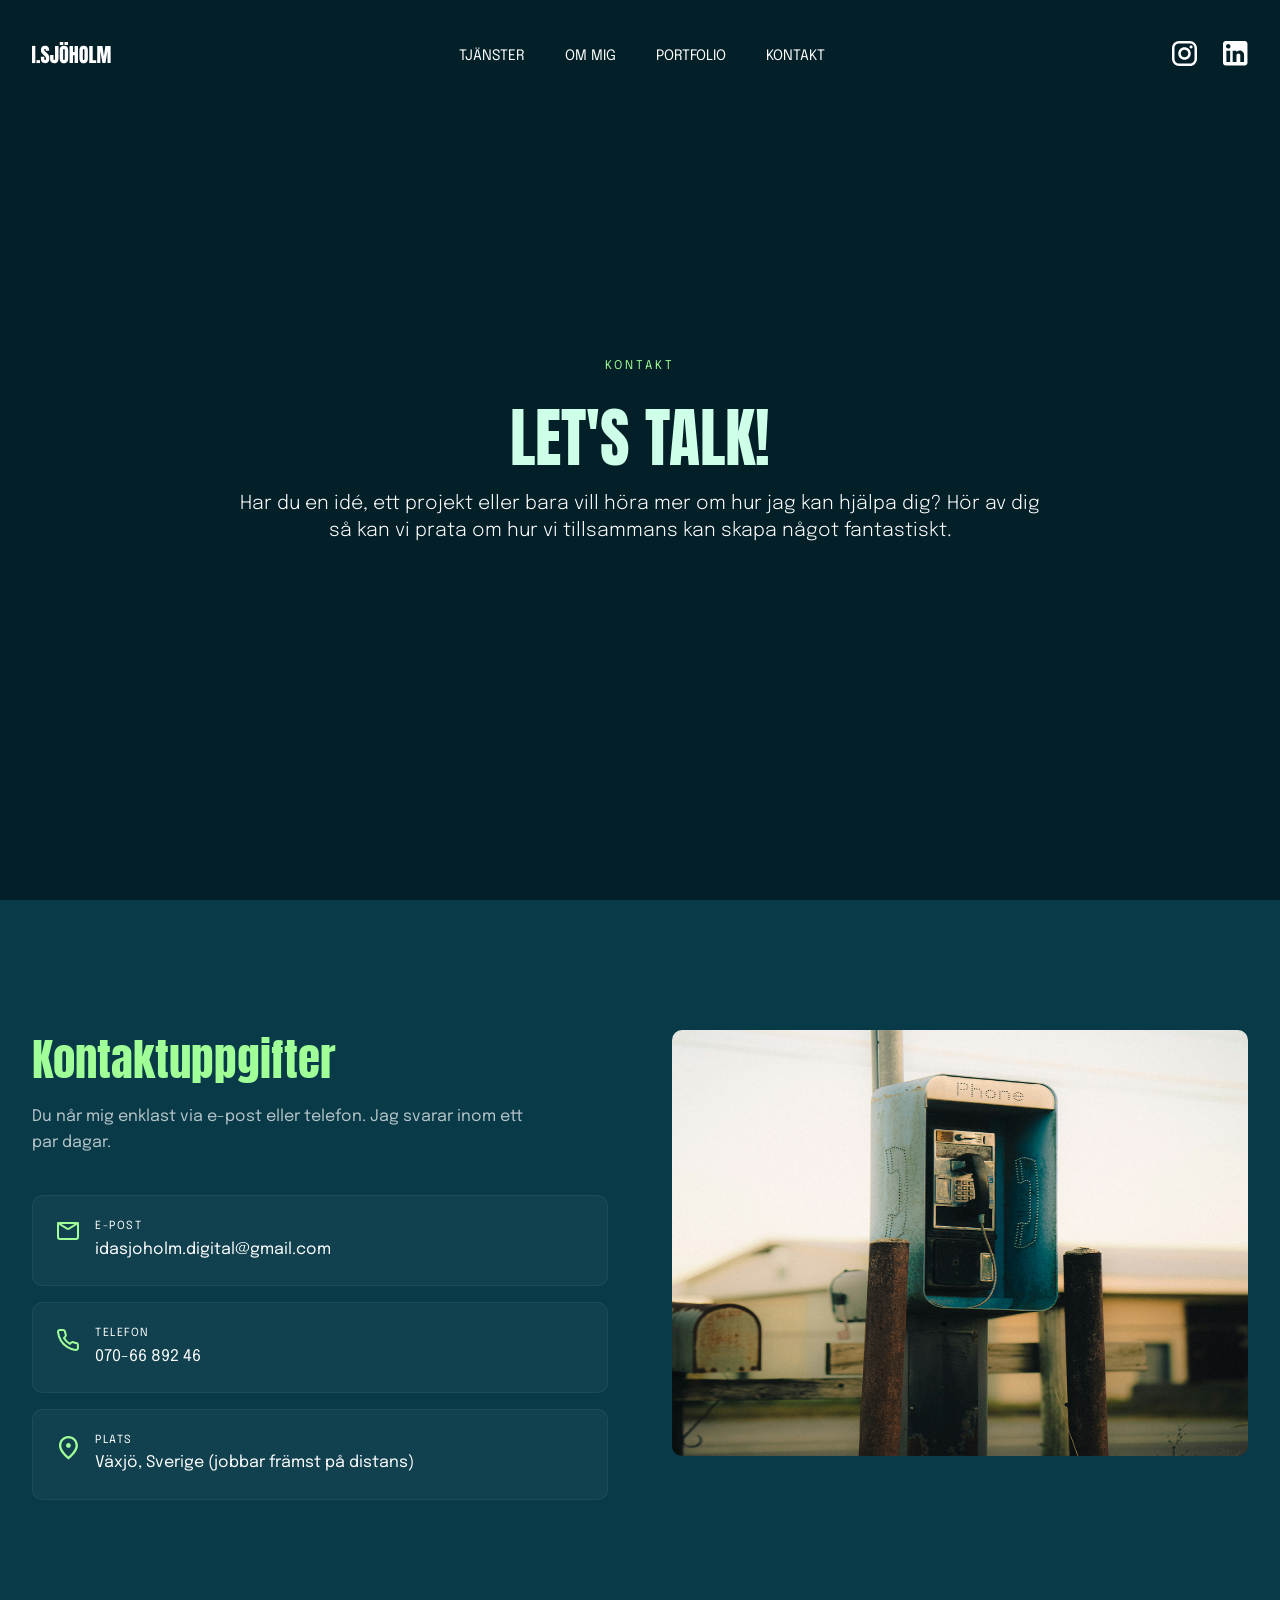
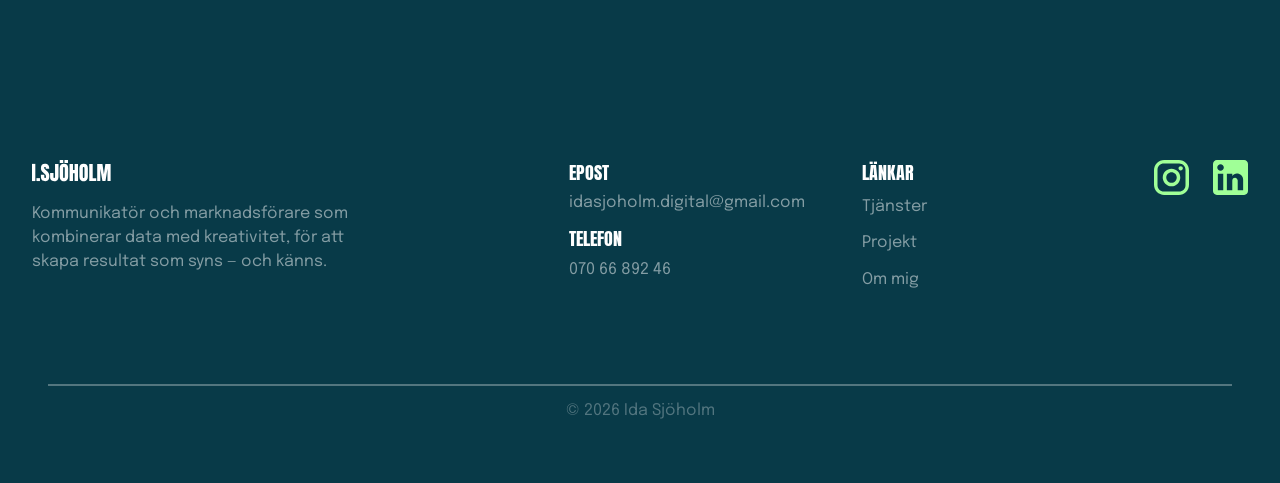
<file: contact.html>
<!DOCTYPE html>
<html lang="en">
<head>
    <meta charset="UTF-8">
    <meta name="viewport" content="width=device-width, initial-scale=1.0">
    <title>Ida Sjöholm — kontakt</title>
    
    <!-- Font -->
    <link rel="preconnect" href="https://fonts.googleapis.com">
    <link rel="preconnect" href="https://fonts.gstatic.com" crossorigin>
    <link href="https://fonts.googleapis.com/css2?family=Anton&family=Epilogue:ital,wght@0,100..900;1,100..900&display=swap" rel="stylesheet">


    <!-- <link rel="preconnect" href="https://fonts.googleapis.com">
    <link rel="preconnect" href="https://fonts.gstatic.com" crossorigin>
    <link href="https://fonts.googleapis.com/css2?family=Inter:ital,opsz,wght@0,14..32,100..900;1,14..32,100..900&family=Ubuntu+Sans:ital,wght@0,100..800;1,100..800&display=swap" rel="stylesheet">
     -->
    <!-- <link rel="preconnect" href="https://fonts.googleapis.com">
    <link rel="preconnect" href="https://fonts.gstatic.com" crossorigin>
    <link href="https://fonts.googleapis.com/css2?family=Inter:ital,opsz,wght@0,14..32,100..900;1,14..32,100..900&family=Open+Sans:ital,wght@0,300..800;1,300..800&display=swap" rel="stylesheet"> -->

    <!-- Style -->
    <link rel="stylesheet" href="style.css">

    <!-- Scripts -->
    <script src="menu.js" defer></script>
    <script src="responsive-menu.js" defer></script>
</head>
<body>
    
    <div class="container">

                <!-- Header -->
        <header class="site-header">
            <div class="site-header__inner">


                <!-- Logga -->
                <a href="index.html" class="branding">
                    <svg width="79" height="22" viewBox="0 0 79 22" fill="none" xmlns="http://www.w3.org/2000/svg">
                        <path d="M0 21.0645V3.87695H3.32031V21.0645H0Z" fill="white"/>
                        <path d="M4.46289 21.0547V18.1445H7.95898V21.0547H4.46289Z" fill="white"/>
                        <path d="M13.3398 21.2207C11.7708 21.2207 10.638 20.8301 9.94141 20.0488C9.2513 19.2676 8.90625 18.0241 8.90625 16.3184V14.6387H12.3047V16.7871C12.3047 17.1842 12.3633 17.4967 12.4805 17.7246C12.6042 17.946 12.8158 18.0566 13.1152 18.0566C13.4277 18.0566 13.6426 17.9655 13.7598 17.7832C13.8835 17.6009 13.9453 17.3014 13.9453 16.8848C13.9453 16.3574 13.8932 15.918 13.7891 15.5664C13.6849 15.2083 13.5026 14.8698 13.2422 14.5508C12.9883 14.2253 12.6335 13.8477 12.1777 13.418L10.6348 11.9531C9.48242 10.8659 8.90625 9.6224 8.90625 8.22266C8.90625 6.75781 9.24479 5.64128 9.92188 4.87305C10.6055 4.10482 11.5918 3.7207 12.8809 3.7207C14.4564 3.7207 15.5729 4.14062 16.2305 4.98047C16.8945 5.82031 17.2266 7.09635 17.2266 8.80859H13.7305V7.62695C13.7305 7.39258 13.6621 7.21029 13.5254 7.08008C13.3952 6.94987 13.2161 6.88477 12.9883 6.88477C12.7148 6.88477 12.513 6.96289 12.3828 7.11914C12.2591 7.26888 12.1973 7.46419 12.1973 7.70508C12.1973 7.94596 12.2624 8.20638 12.3926 8.48633C12.5228 8.76628 12.7799 9.08854 13.1641 9.45312L15.1465 11.3574C15.5436 11.735 15.9082 12.1354 16.2402 12.5586C16.5723 12.9753 16.8392 13.4635 17.041 14.0234C17.2428 14.5768 17.3438 15.2539 17.3438 16.0547C17.3438 17.6693 17.0443 18.9355 16.4453 19.8535C15.8529 20.765 14.8177 21.2207 13.3398 21.2207Z" fill="white"/>
                        <path d="M22.3047 21.2207C21.5299 21.2207 20.8236 21.071 20.1855 20.7715C19.5475 20.472 19.0397 20.0293 18.6621 19.4434C18.291 18.8509 18.1055 18.125 18.1055 17.2656V12.959H21.5039V17.0605C21.5039 17.36 21.5625 17.6009 21.6797 17.7832C21.8034 17.9655 21.9987 18.0566 22.2656 18.0566C22.7799 18.0566 23.0371 17.7409 23.0371 17.1094V3.87695H26.5039V16.7676C26.5039 17.679 26.3249 18.4701 25.9668 19.1406C25.6087 19.8047 25.1139 20.319 24.4824 20.6836C23.8509 21.0417 23.125 21.2207 22.3047 21.2207Z" fill="white"/>
                        <path d="M31.9336 21.2207C30.5599 21.2207 29.5085 20.8073 28.7793 19.9805C28.0566 19.1471 27.6953 17.946 27.6953 16.377V8.21289C27.6953 6.74154 28.0534 5.625 28.7695 4.86328C29.4922 4.10156 30.5469 3.7207 31.9336 3.7207C33.3203 3.7207 34.3717 4.10156 35.0879 4.86328C35.8105 5.625 36.1719 6.74154 36.1719 8.21289V16.377C36.1719 17.946 35.8073 19.1471 35.0781 19.9805C34.3555 20.8073 33.3073 21.2207 31.9336 21.2207ZM31.9629 18.0566C32.4837 18.0566 32.7441 17.5521 32.7441 16.543V8.1543C32.7441 7.30794 32.4902 6.88477 31.9824 6.88477C31.4095 6.88477 31.123 7.31771 31.123 8.18359V16.5625C31.123 17.0964 31.1882 17.4805 31.3184 17.7148C31.4486 17.9427 31.6634 18.0566 31.9629 18.0566ZM32.4902 2.91016V0H35.9863V2.91016H32.4902ZM27.7637 2.91016V0H31.2598V2.91016H27.7637Z" fill="white"/>
                        <path d="M37.5586 21.0645V3.87695H40.9766V10.0195H42.5977V3.87695H46.0156V21.0645H42.5977V13.2715H40.9766V21.0645H37.5586Z" fill="white"/>
                        <path d="M51.6406 21.2207C50.2669 21.2207 49.2155 20.8073 48.4863 19.9805C47.7637 19.1471 47.4023 17.946 47.4023 16.377V8.21289C47.4023 6.74154 47.7604 5.625 48.4766 4.86328C49.1992 4.10156 50.2539 3.7207 51.6406 3.7207C53.0273 3.7207 54.0788 4.10156 54.7949 4.86328C55.5176 5.625 55.8789 6.74154 55.8789 8.21289V16.377C55.8789 17.946 55.5143 19.1471 54.7852 19.9805C54.0625 20.8073 53.0143 21.2207 51.6406 21.2207ZM51.6699 18.0566C52.1908 18.0566 52.4512 17.5521 52.4512 16.543V8.1543C52.4512 7.30794 52.1973 6.88477 51.6895 6.88477C51.1165 6.88477 50.8301 7.31771 50.8301 8.18359V16.5625C50.8301 17.0964 50.8952 17.4805 51.0254 17.7148C51.1556 17.9427 51.3704 18.0566 51.6699 18.0566Z" fill="white"/>
                        <path d="M57.2656 21.0645V3.87695H60.7031V18.1348H64.2383V21.0645H57.2656Z" fill="white"/>
                        <path d="M65.2148 21.0645V3.87695H70.4492L71.8945 14.3555L73.3301 3.87695H78.6133V21.0645H75.4688V8.68164L73.4961 21.0645H70.4102L68.3203 8.68164V21.0645H65.2148Z" fill="white"/>
                    </svg>
                </a>
                
                <!-- Menyalternativ -->
                <nav class="menu">
                    <ul class="menu__list">
                        <li class="menu__item"><a href="services.html" class="menu__link">Tjänster</a></li>
                        <li class="menu__item"><a href="about.html" class="menu__link">Om mig</a></li>
                        <li class="menu__item"><a href="portfolio.html" class="menu__link">Portfolio</a></li>
                        <li class="menu__item"><a href="contact.html" class="menu__link">Kontakt</a></li>
                    </ul>
                </nav>

                
                <!-- Sociala ikoner -->
                <ul class="menu-social">
                    <li class="menu-social__item">
                        <a href="https://www.instagram.com/idasjoholm.digital/" class="menu-social__link">
                            <svg width="25" height="25" viewBox="0 0 25 25" fill="none" xmlns="http://www.w3.org/2000/svg">
                                <path d="M7.25 0H17.75C21.75 0 25 3.25 25 7.25V17.75C25 19.6728 24.2362 21.5169 22.8765 22.8765C21.5169 24.2362 19.6728 25 17.75 25H7.25C3.25 25 0 21.75 0 17.75V7.25C0 5.32718 0.763837 3.48311 2.12348 2.12348C3.48311 0.763837 5.32718 0 7.25 0ZM7 2.5C5.80653 2.5 4.66193 2.97411 3.81802 3.81802C2.97411 4.66193 2.5 5.80653 2.5 7V18C2.5 20.4875 4.5125 22.5 7 22.5H18C19.1935 22.5 20.3381 22.0259 21.182 21.182C22.0259 20.3381 22.5 19.1935 22.5 18V7C22.5 4.5125 20.4875 2.5 18 2.5H7ZM19.0625 4.375C19.4769 4.375 19.8743 4.53962 20.1674 4.83265C20.4604 5.12567 20.625 5.5231 20.625 5.9375C20.625 6.3519 20.4604 6.74933 20.1674 7.04235C19.8743 7.33538 19.4769 7.5 19.0625 7.5C18.6481 7.5 18.2507 7.33538 17.9576 7.04235C17.6646 6.74933 17.5 6.3519 17.5 5.9375C17.5 5.5231 17.6646 5.12567 17.9576 4.83265C18.2507 4.53962 18.6481 4.375 19.0625 4.375ZM12.5 6.25C14.1576 6.25 15.7473 6.90848 16.9194 8.08058C18.0915 9.25268 18.75 10.8424 18.75 12.5C18.75 14.1576 18.0915 15.7473 16.9194 16.9194C15.7473 18.0915 14.1576 18.75 12.5 18.75C10.8424 18.75 9.25268 18.0915 8.08058 16.9194C6.90848 15.7473 6.25 14.1576 6.25 12.5C6.25 10.8424 6.90848 9.25268 8.08058 8.08058C9.25268 6.90848 10.8424 6.25 12.5 6.25ZM12.5 8.75C11.5054 8.75 10.5516 9.14509 9.84835 9.84835C9.14509 10.5516 8.75 11.5054 8.75 12.5C8.75 13.4946 9.14509 14.4484 9.84835 15.1517C10.5516 15.8549 11.5054 16.25 12.5 16.25C13.4946 16.25 14.4484 15.8549 15.1517 15.1517C15.8549 14.4484 16.25 13.4946 16.25 12.5C16.25 11.5054 15.8549 10.5516 15.1517 9.84835C14.4484 9.14509 13.4946 8.75 12.5 8.75Z" fill="#fff"/>
                            </svg>
                        </a>
                    </li>

                    <li class="menu-social__item">
                        <a href="https://www.linkedin.com/in/ida-sj%C3%B6holm-7232b9b2/" class="menu-social__link">
                            <svg width="25" height="25" viewBox="0 0 23 23" fill="none" xmlns="http://www.w3.org/2000/svg">
                                <path d="M20 0C20.663 0 21.2989 0.263392 21.7678 0.732233C22.2366 1.20107 22.5 1.83696 22.5 2.5V20C22.5 20.663 22.2366 21.2989 21.7678 21.7678C21.2989 22.2366 20.663 22.5 20 22.5H2.5C1.83696 22.5 1.20107 22.2366 0.732233 21.7678C0.263392 21.2989 0 20.663 0 20V2.5C0 1.83696 0.263392 1.20107 0.732233 0.732233C1.20107 0.263392 1.83696 0 2.5 0H20ZM19.375 19.375V12.75C19.375 11.6692 18.9457 10.6328 18.1815 9.86854C17.4172 9.10433 16.3808 8.675 15.3 8.675C14.2375 8.675 13 9.325 12.4 10.3V8.9125H8.9125V19.375H12.4V13.2125C12.4 12.25 13.175 11.4625 14.1375 11.4625C14.6016 11.4625 15.0467 11.6469 15.3749 11.9751C15.7031 12.3033 15.8875 12.7484 15.8875 13.2125V19.375H19.375ZM4.85 6.95C5.40695 6.95 5.9411 6.72875 6.33492 6.33492C6.72875 5.9411 6.95 5.40695 6.95 4.85C6.95 3.6875 6.0125 2.7375 4.85 2.7375C4.28973 2.7375 3.75241 2.96007 3.35624 3.35624C2.96007 3.75241 2.7375 4.28973 2.7375 4.85C2.7375 6.0125 3.6875 6.95 4.85 6.95ZM6.5875 19.375V8.9125H3.125V19.375H6.5875Z" fill="#fff"/>
                            </svg>
                       </a>
                    </li>
                </ul>

                <button id="menu-button" class="menu__button">
                    <svg width="28" height="18" viewBox="0 0 32 22" fill="none" xmlns="http://www.w3.org/2000/svg">
                        <path d="M1 0.823242H30.9902M1 10.8232H30.9902M1 20.8232H30.9902" stroke="#A0FF97" stroke-width="1.99967" stroke-linecap="round" stroke-linejoin="round"/>
                    </svg>
                </button>

            </div>
        </header>


        <!-- Responsiv menu -->
        <nav id="responsive-menu" class="responsive-menu">
            <ul class="responsive-menu__list">
                <li class="responsive-menu__item"><a href="services.html" class="responsive-menu__link">Tjänster</a></li>
                <li class="responsive-menu__item"><a href="about.html" class="responsive-menu__link">Om mig</a></li>
                <li class="responsive-menu__item"><a href="portfolio.html" class="responsive-menu__link">Portfolio</a></li>
                <li class="responsive-menu__item"><a href="contact.html" class="responsive-menu__link">Kontakt</a></li>
            </ul>

                        <!-- Sociala ikoner -->
                <ul class="mobile-social">
                    <li class="menu-social__item">
                        <a href="https://www.instagram.com/idasjoholm.digital/" class="menu-social__link">
                            <svg width="25" height="25" viewBox="0 0 25 25" fill="none" xmlns="http://www.w3.org/2000/svg">
                                <path d="M7.25 0H17.75C21.75 0 25 3.25 25 7.25V17.75C25 19.6728 24.2362 21.5169 22.8765 22.8765C21.5169 24.2362 19.6728 25 17.75 25H7.25C3.25 25 0 21.75 0 17.75V7.25C0 5.32718 0.763837 3.48311 2.12348 2.12348C3.48311 0.763837 5.32718 0 7.25 0ZM7 2.5C5.80653 2.5 4.66193 2.97411 3.81802 3.81802C2.97411 4.66193 2.5 5.80653 2.5 7V18C2.5 20.4875 4.5125 22.5 7 22.5H18C19.1935 22.5 20.3381 22.0259 21.182 21.182C22.0259 20.3381 22.5 19.1935 22.5 18V7C22.5 4.5125 20.4875 2.5 18 2.5H7ZM19.0625 4.375C19.4769 4.375 19.8743 4.53962 20.1674 4.83265C20.4604 5.12567 20.625 5.5231 20.625 5.9375C20.625 6.3519 20.4604 6.74933 20.1674 7.04235C19.8743 7.33538 19.4769 7.5 19.0625 7.5C18.6481 7.5 18.2507 7.33538 17.9576 7.04235C17.6646 6.74933 17.5 6.3519 17.5 5.9375C17.5 5.5231 17.6646 5.12567 17.9576 4.83265C18.2507 4.53962 18.6481 4.375 19.0625 4.375ZM12.5 6.25C14.1576 6.25 15.7473 6.90848 16.9194 8.08058C18.0915 9.25268 18.75 10.8424 18.75 12.5C18.75 14.1576 18.0915 15.7473 16.9194 16.9194C15.7473 18.0915 14.1576 18.75 12.5 18.75C10.8424 18.75 9.25268 18.0915 8.08058 16.9194C6.90848 15.7473 6.25 14.1576 6.25 12.5C6.25 10.8424 6.90848 9.25268 8.08058 8.08058C9.25268 6.90848 10.8424 6.25 12.5 6.25ZM12.5 8.75C11.5054 8.75 10.5516 9.14509 9.84835 9.84835C9.14509 10.5516 8.75 11.5054 8.75 12.5C8.75 13.4946 9.14509 14.4484 9.84835 15.1517C10.5516 15.8549 11.5054 16.25 12.5 16.25C13.4946 16.25 14.4484 15.8549 15.1517 15.1517C15.8549 14.4484 16.25 13.4946 16.25 12.5C16.25 11.5054 15.8549 10.5516 15.1517 9.84835C14.4484 9.14509 13.4946 8.75 12.5 8.75Z" fill="#fff"/>
                            </svg>
                        </a>
                    </li>

                    <li class="menu-social__item">
                        <a href="https://www.linkedin.com/in/ida-sj%C3%B6holm-7232b9b2/" class="menu-social__link">
                            <svg width="25" height="25" viewBox="0 0 23 23" fill="none" xmlns="http://www.w3.org/2000/svg">
                                <path d="M20 0C20.663 0 21.2989 0.263392 21.7678 0.732233C22.2366 1.20107 22.5 1.83696 22.5 2.5V20C22.5 20.663 22.2366 21.2989 21.7678 21.7678C21.2989 22.2366 20.663 22.5 20 22.5H2.5C1.83696 22.5 1.20107 22.2366 0.732233 21.7678C0.263392 21.2989 0 20.663 0 20V2.5C0 1.83696 0.263392 1.20107 0.732233 0.732233C1.20107 0.263392 1.83696 0 2.5 0H20ZM19.375 19.375V12.75C19.375 11.6692 18.9457 10.6328 18.1815 9.86854C17.4172 9.10433 16.3808 8.675 15.3 8.675C14.2375 8.675 13 9.325 12.4 10.3V8.9125H8.9125V19.375H12.4V13.2125C12.4 12.25 13.175 11.4625 14.1375 11.4625C14.6016 11.4625 15.0467 11.6469 15.3749 11.9751C15.7031 12.3033 15.8875 12.7484 15.8875 13.2125V19.375H19.375ZM4.85 6.95C5.40695 6.95 5.9411 6.72875 6.33492 6.33492C6.72875 5.9411 6.95 5.40695 6.95 4.85C6.95 3.6875 6.0125 2.7375 4.85 2.7375C4.28973 2.7375 3.75241 2.96007 3.35624 3.35624C2.96007 3.75241 2.7375 4.28973 2.7375 4.85C2.7375 6.0125 3.6875 6.95 4.85 6.95ZM6.5875 19.375V8.9125H3.125V19.375H6.5875Z" fill="#fff"/>
                            </svg>
                       </a>
                    </li>
                </ul>
        </nav>  


        <!-- header services -->
        <section class="services-header">
            <div class="services-header__inner">

                <div class="services-header__content">
                    
                    <div class="services-header__text">
                        <h3 >Kontakt</h3>
                        <h1 >Let's talk!</h1>
                        <p>Har du en idé, ett projekt eller bara vill höra mer om hur jag kan hjälpa dig? Hör av dig så kan vi prata om hur vi tillsammans kan skapa något fantastiskt.</p>
                    </div>

                    <!-- <div class="about__button">
                        <a href="" class="button button-line">
                            <span class="button__text">Kontakta mig nu!</span>
                        </a>
                    </div> -->

                </div>
            
            </div>
        </section>

        <!-- Form -->
         <section class="contact-form">

            <div class="contact-form__inner">

                <!-- LEFT -->
                <div class="contact-info">

                    <h2>Kontaktuppgifter</h2>

                    <p>
                        Du når mig enklast via e-post eller telefon. Jag svarar inom ett par dagar.
                    </p>

                    <div class="info-box">

                        <!-- ITEM -->
                        <div class="info-item">

                            <div class="info-item__icon">
                                <svg width="22" height="18" viewBox="0 0 22 18" fill="none" xmlns="http://www.w3.org/2000/svg">
                                    <path d="M19 1H3C1.89543 1 1 1.89543 1 3V15C1 16.1046 1.89543 17 3 17H19C20.1046 17 21 16.1046 21 15V3C21 1.89543 20.1046 1 19 1Z" stroke="#A0FF97" stroke-width="2" stroke-linecap="round" stroke-linejoin="round"/>
                                    <path d="M21 1L12.03 6.7C11.7213 6.89342 11.3643 6.99601 11 6.99601C10.6357 6.99601 10.2788 6.89342 9.97 6.7L1 1" stroke="#A0FF97" stroke-width="2" stroke-linecap="round" stroke-linejoin="round"/>
                                </svg>
                            </div>

                            <div>
                                <small>E-post</small>
                                <p>idasjoholm.digital@gmail.com</p>
                            </div>

                        </div>

                        <!-- ITEM -->
                        <div class="info-item">

                            <div class="info-item__icon">
                                <svg width="22" height="22" viewBox="0 0 22 22" fill="none" xmlns="http://www.w3.org/2000/svg">
                                    <path d="M20.8881 15.9201V18.9201C20.8892 19.1986 20.8322 19.4743 20.7206 19.7294C20.6091 19.9846 20.4454 20.2137 20.2402 20.402C20.035 20.5902 19.7927 20.7336 19.5289 20.8228C19.265 20.912 18.9855 20.9452 18.7081 20.9201C15.631 20.5857 12.6751 19.5342 10.0781 17.8501C7.66194 16.3148 5.61345 14.2663 4.07812 11.8501C2.3881 9.2413 1.33636 6.27109 1.00812 3.1801C0.983126 2.90356 1.01599 2.62486 1.10462 2.36172C1.19324 2.09859 1.33569 1.85679 1.52288 1.65172C1.71008 1.44665 1.93792 1.28281 2.19191 1.17062C2.44589 1.05843 2.72046 1.00036 2.99812 1.0001H5.99812C6.48342 0.995318 6.95391 1.16718 7.32188 1.48363C7.68985 1.80008 7.93019 2.23954 7.99812 2.7201C8.12474 3.68016 8.35957 4.62282 8.69812 5.5301C8.83266 5.88802 8.86178 6.27701 8.78202 6.65098C8.70227 7.02494 8.51698 7.36821 8.24812 7.6401L6.97812 8.9101C8.40167 11.4136 10.4746 13.4865 12.9781 14.9101L14.2481 13.6401C14.52 13.3712 14.8633 13.1859 15.2372 13.1062C15.6112 13.0264 16.0002 13.0556 16.3581 13.1901C17.2654 13.5286 18.2081 13.7635 19.1681 13.8901C19.6539 13.9586 20.0975 14.2033 20.4147 14.5776C20.7318 14.9519 20.9003 15.4297 20.8881 15.9201Z" stroke="#A0FF97" stroke-width="2" stroke-linecap="round" stroke-linejoin="round"/>
                                </svg>

                            </div>

                            <div>
                                <small>Telefon</small>
                                <p>070-66 892 46</p>
                            </div>

                        </div>

                        <!-- ITEM -->
                        <div class="info-item">

                            <div class="info-item__icon">
                                <svg width="19" height="24" viewBox="0 0 19 24" fill="none" xmlns="http://www.w3.org/2000/svg">
                                    <path d="M9.445 11.8062C8.14631 11.8062 7.08375 10.7437 7.08375 9.445C7.08375 8.14631 8.14631 7.08375 9.445 7.08375C10.7437 7.08375 11.8062 8.14631 11.8062 9.445C11.8062 10.7437 10.7437 11.8062 9.445 11.8062ZM16.5287 9.68112C16.5287 5.39546 13.4001 2.36125 9.445 2.36125C5.48991 2.36125 2.36125 5.39546 2.36125 9.68112C2.36125 12.4438 4.66347 16.1037 9.445 20.472C14.2265 16.1037 16.5287 12.4438 16.5287 9.68112ZM9.445 0C14.4036 0 18.89 3.80161 18.89 9.68112C18.89 13.6008 15.7377 18.2407 9.445 23.6125C3.15227 18.2407 0 13.6008 0 9.68112C0 3.80161 4.48637 0 9.445 0Z" fill="#A0FF97"/>
                                </svg>
                            </div>

                            <div>
                                <small>Plats</small>
                                <p>Växjö, Sverige (jobbar främst på distans)</p>
                            </div>

                        </div>

                    </div>

                </div>

                <div class="contact-picture">
                    <figure class="contact-picture__foto">
                        <img src="Assets/Pictures/phone.png" alt="">
                    </figure>
                </div>

                <!-- RIGHT
                <div class="contact-form-box">

                    <h3>Skicka ett meddelande</h3>

                    <form id="contactForm">

                        <label for="name">
                            Namn *
                        </label>

                        <input
                            type="text"
                            id="name"
                            name="name"
                            placeholder="Ditt namn"
                            required
                        >

                        <label for="email">
                            E-post *
                        </label>

                        <input
                            type="email"
                            id="email"
                            name="email"
                            placeholder="din@epost.se"
                            required
                        >

                        <label for="phone">
                            Telefon
                        </label>

                        <input
                            type="tel"
                            id="phone"
                            name="phone"
                            placeholder="070-123 45 67"
                        >

                        <label for="message">
                            Meddelande *
                        </label>

                        <textarea
                            id="message"
                            name="message"
                            placeholder="Berätta lite om ditt projekt eller vad du behöver hjälp med..."
                            required
                        ></textarea>

                        <button type="submit">
                            Skicka meddelande
                        </button>

                    </form>

                    <p id="formStatus"></p>

                </div> -->

            </div>

        </section>


         <!-- Footer -->
          <footer class="footer">
                <div class="footer__inner">
                    
                    <div class="footer__content">
                        
                        <!-- Logga -->
                        <div class="footer-branding">
                            <a href="" class="footer-branding__content">
                                <svg width="79" height="22" viewBox="0 0 79 22" fill="none" xmlns="http://www.w3.org/2000/svg">
                                    <path d="M0 21.0645V3.87695H3.32031V21.0645H0Z" fill="white"/>
                                    <path d="M4.46289 21.0547V18.1445H7.95898V21.0547H4.46289Z" fill="white"/>
                                    <path d="M13.3398 21.2207C11.7708 21.2207 10.638 20.8301 9.94141 20.0488C9.2513 19.2676 8.90625 18.0241 8.90625 16.3184V14.6387H12.3047V16.7871C12.3047 17.1842 12.3633 17.4967 12.4805 17.7246C12.6042 17.946 12.8158 18.0566 13.1152 18.0566C13.4277 18.0566 13.6426 17.9655 13.7598 17.7832C13.8835 17.6009 13.9453 17.3014 13.9453 16.8848C13.9453 16.3574 13.8932 15.918 13.7891 15.5664C13.6849 15.2083 13.5026 14.8698 13.2422 14.5508C12.9883 14.2253 12.6335 13.8477 12.1777 13.418L10.6348 11.9531C9.48242 10.8659 8.90625 9.6224 8.90625 8.22266C8.90625 6.75781 9.24479 5.64128 9.92188 4.87305C10.6055 4.10482 11.5918 3.7207 12.8809 3.7207C14.4564 3.7207 15.5729 4.14062 16.2305 4.98047C16.8945 5.82031 17.2266 7.09635 17.2266 8.80859H13.7305V7.62695C13.7305 7.39258 13.6621 7.21029 13.5254 7.08008C13.3952 6.94987 13.2161 6.88477 12.9883 6.88477C12.7148 6.88477 12.513 6.96289 12.3828 7.11914C12.2591 7.26888 12.1973 7.46419 12.1973 7.70508C12.1973 7.94596 12.2624 8.20638 12.3926 8.48633C12.5228 8.76628 12.7799 9.08854 13.1641 9.45312L15.1465 11.3574C15.5436 11.735 15.9082 12.1354 16.2402 12.5586C16.5723 12.9753 16.8392 13.4635 17.041 14.0234C17.2428 14.5768 17.3438 15.2539 17.3438 16.0547C17.3438 17.6693 17.0443 18.9355 16.4453 19.8535C15.8529 20.765 14.8177 21.2207 13.3398 21.2207Z" fill="white"/>
                                    <path d="M22.3047 21.2207C21.5299 21.2207 20.8236 21.071 20.1855 20.7715C19.5475 20.472 19.0397 20.0293 18.6621 19.4434C18.291 18.8509 18.1055 18.125 18.1055 17.2656V12.959H21.5039V17.0605C21.5039 17.36 21.5625 17.6009 21.6797 17.7832C21.8034 17.9655 21.9987 18.0566 22.2656 18.0566C22.7799 18.0566 23.0371 17.7409 23.0371 17.1094V3.87695H26.5039V16.7676C26.5039 17.679 26.3249 18.4701 25.9668 19.1406C25.6087 19.8047 25.1139 20.319 24.4824 20.6836C23.8509 21.0417 23.125 21.2207 22.3047 21.2207Z" fill="white"/>
                                    <path d="M31.9336 21.2207C30.5599 21.2207 29.5085 20.8073 28.7793 19.9805C28.0566 19.1471 27.6953 17.946 27.6953 16.377V8.21289C27.6953 6.74154 28.0534 5.625 28.7695 4.86328C29.4922 4.10156 30.5469 3.7207 31.9336 3.7207C33.3203 3.7207 34.3717 4.10156 35.0879 4.86328C35.8105 5.625 36.1719 6.74154 36.1719 8.21289V16.377C36.1719 17.946 35.8073 19.1471 35.0781 19.9805C34.3555 20.8073 33.3073 21.2207 31.9336 21.2207ZM31.9629 18.0566C32.4837 18.0566 32.7441 17.5521 32.7441 16.543V8.1543C32.7441 7.30794 32.4902 6.88477 31.9824 6.88477C31.4095 6.88477 31.123 7.31771 31.123 8.18359V16.5625C31.123 17.0964 31.1882 17.4805 31.3184 17.7148C31.4486 17.9427 31.6634 18.0566 31.9629 18.0566ZM32.4902 2.91016V0H35.9863V2.91016H32.4902ZM27.7637 2.91016V0H31.2598V2.91016H27.7637Z" fill="white"/>
                                    <path d="M37.5586 21.0645V3.87695H40.9766V10.0195H42.5977V3.87695H46.0156V21.0645H42.5977V13.2715H40.9766V21.0645H37.5586Z" fill="white"/>
                                    <path d="M51.6406 21.2207C50.2669 21.2207 49.2155 20.8073 48.4863 19.9805C47.7637 19.1471 47.4023 17.946 47.4023 16.377V8.21289C47.4023 6.74154 47.7604 5.625 48.4766 4.86328C49.1992 4.10156 50.2539 3.7207 51.6406 3.7207C53.0273 3.7207 54.0788 4.10156 54.7949 4.86328C55.5176 5.625 55.8789 6.74154 55.8789 8.21289V16.377C55.8789 17.946 55.5143 19.1471 54.7852 19.9805C54.0625 20.8073 53.0143 21.2207 51.6406 21.2207ZM51.6699 18.0566C52.1908 18.0566 52.4512 17.5521 52.4512 16.543V8.1543C52.4512 7.30794 52.1973 6.88477 51.6895 6.88477C51.1165 6.88477 50.8301 7.31771 50.8301 8.18359V16.5625C50.8301 17.0964 50.8952 17.4805 51.0254 17.7148C51.1556 17.9427 51.3704 18.0566 51.6699 18.0566Z" fill="white"/>
                                    <path d="M57.2656 21.0645V3.87695H60.7031V18.1348H64.2383V21.0645H57.2656Z" fill="white"/>
                                    <path d="M65.2148 21.0645V3.87695H70.4492L71.8945 14.3555L73.3301 3.87695H78.6133V21.0645H75.4688V8.68164L73.4961 21.0645H70.4102L68.3203 8.68164V21.0645H65.2148Z" fill="white"/>
                                </svg>
                            </a>

                           
                            <span>Kommunikatör och marknadsförare som kombinerar data med kreativitet, för att skapa resultat som syns — och känns.</span>
                        </div>

                        <!-- Kontakt -->
                        <ul class="footer__contact">

                                <li class="contact__item">
                                    <h5 class="contact__email">Epost</h5>
                                    <span>idasjoholm.digital@gmail.com</span>     
                                </li>

                                <li class="contact__item">
                                    <h5 class="contact__phone">Telefon</h5>
                                    <span>070 66 892 46</span>
                                </li>

                        </ul>

                        <!-- Meny -->
                        <nav class="footer-menu">
                            <h3 class="footer-menu__title">Länkar</h3>
                            <ul class="footer-menu__list">
                                <li class="footer-menu__item"><a href="services.html" class="footer-menu__link">Tjänster</a></li>
                                <li class="footer-menu__item"><a href="portfolio.html" class="footer-menu__link">Projekt</a></li>
                                <li class="footer-menu__item"><a href="about.html" class="footer-menu__link">Om mig</a></li>
                            </ul>
                        </nav>


                        <!-- Sociala medier -->
                        <ul class="footer-social">
                                <li class="footer-social__item">
                                    <a href="https://www.instagram.com/idasjoholm.digital/" class="footer-social__link">
                                       <svg width="35" height="35" viewBox="0 0 60 60" fill="none" xmlns="http://www.w3.org/2000/svg">
                                            <path d="M17.4 0H42.6C52.2 0 60 7.8 60 17.4V42.6C60 47.2148 58.1668 51.6405 54.9037 54.9037C51.6405 58.1668 47.2148 60 42.6 60H17.4C7.8 60 0 52.2 0 42.6V17.4C0 12.7852 1.83321 8.35948 5.09634 5.09634C8.35948 1.83321 12.7852 0 17.4 0ZM16.8 6C13.9357 6 11.1886 7.13785 9.16325 9.16325C7.13785 11.1886 6 13.9357 6 16.8V43.2C6 49.17 10.83 54 16.8 54H43.2C46.0643 54 48.8114 52.8621 50.8368 50.8368C52.8621 48.8114 54 46.0643 54 43.2V16.8C54 10.83 49.17 6 43.2 6H16.8ZM45.75 10.5C46.7446 10.5 47.6984 10.8951 48.4017 11.5983C49.1049 12.3016 49.5 13.2554 49.5 14.25C49.5 15.2446 49.1049 16.1984 48.4017 16.9016C47.6984 17.6049 46.7446 18 45.75 18C44.7554 18 43.8016 17.6049 43.0983 16.9016C42.3951 16.1984 42 15.2446 42 14.25C42 13.2554 42.3951 12.3016 43.0983 11.5983C43.8016 10.8951 44.7554 10.5 45.75 10.5ZM30 15C33.9782 15 37.7936 16.5804 40.6066 19.3934C43.4196 22.2064 45 26.0218 45 30C45 33.9782 43.4196 37.7936 40.6066 40.6066C37.7936 43.4196 33.9782 45 30 45C26.0218 45 22.2064 43.4196 19.3934 40.6066C16.5804 37.7936 15 33.9782 15 30C15 26.0218 16.5804 22.2064 19.3934 19.3934C22.2064 16.5804 26.0218 15 30 15ZM30 21C27.6131 21 25.3239 21.9482 23.636 23.636C21.9482 25.3239 21 27.6131 21 30C21 32.3869 21.9482 34.6761 23.636 36.364C25.3239 38.0518 27.6131 39 30 39C32.3869 39 34.6761 38.0518 36.364 36.364C38.0518 34.6761 39 32.3869 39 30C39 27.6131 38.0518 25.3239 36.364 23.636C34.6761 21.9482 32.3869 21 30 21Z" fill="#A0FF97"/>
                                        </svg>
                                    </a>
                                </li>

                                <li class="footer-social__item">
                                    <a href="https://www.linkedin.com/in/ida-sj%C3%B6holm-7232b9b2/" class="footer-social__link">
                                        <svg width="35" height="35" viewBox="0 0 60 60" fill="none" xmlns="http://www.w3.org/2000/svg">
                                            <path d="M53.3333 0C55.1014 0 56.7971 0.702379 58.0474 1.95262C59.2976 3.20286 60 4.89856 60 6.66667V53.3333C60 55.1014 59.2976 56.7971 58.0474 58.0474C56.7971 59.2976 55.1014 60 53.3333 60H6.66667C4.89856 60 3.20286 59.2976 1.95262 58.0474C0.702379 56.7971 0 55.1014 0 53.3333V6.66667C0 4.89856 0.702379 3.20286 1.95262 1.95262C3.20286 0.702379 4.89856 0 6.66667 0H53.3333ZM51.6667 51.6667V34C51.6667 31.118 50.5218 28.354 48.4839 26.3161C46.446 24.2782 43.682 23.1333 40.8 23.1333C37.9667 23.1333 34.6667 24.8667 33.0667 27.4667V23.7667H23.7667V51.6667H33.0667V35.2333C33.0667 32.6667 35.1333 30.5667 37.7 30.5667C38.9377 30.5667 40.1247 31.0583 40.9998 31.9335C41.875 32.8087 42.3667 33.9957 42.3667 35.2333V51.6667H51.6667ZM12.9333 18.5333C14.4185 18.5333 15.8429 17.9433 16.8931 16.8931C17.9433 15.8429 18.5333 14.4185 18.5333 12.9333C18.5333 9.83333 16.0333 7.3 12.9333 7.3C11.4393 7.3 10.0064 7.89351 8.94996 8.94996C7.89351 10.0064 7.3 11.4393 7.3 12.9333C7.3 16.0333 9.83333 18.5333 12.9333 18.5333ZM17.5667 51.6667V23.7667H8.33333V51.6667H17.5667Z" fill="#A0FF97"/>
                                        </svg>
                                    </a>
                                </li>
                                
                        </ul>

                    </div>

                </div>
            </footer>

           <section class="copyright">
                <div class="footer__copyright">
                    <p>© 2026 Ida Sjöholm</p>
                </div>
            </section>

    </div>

</body>
</html>
</file>
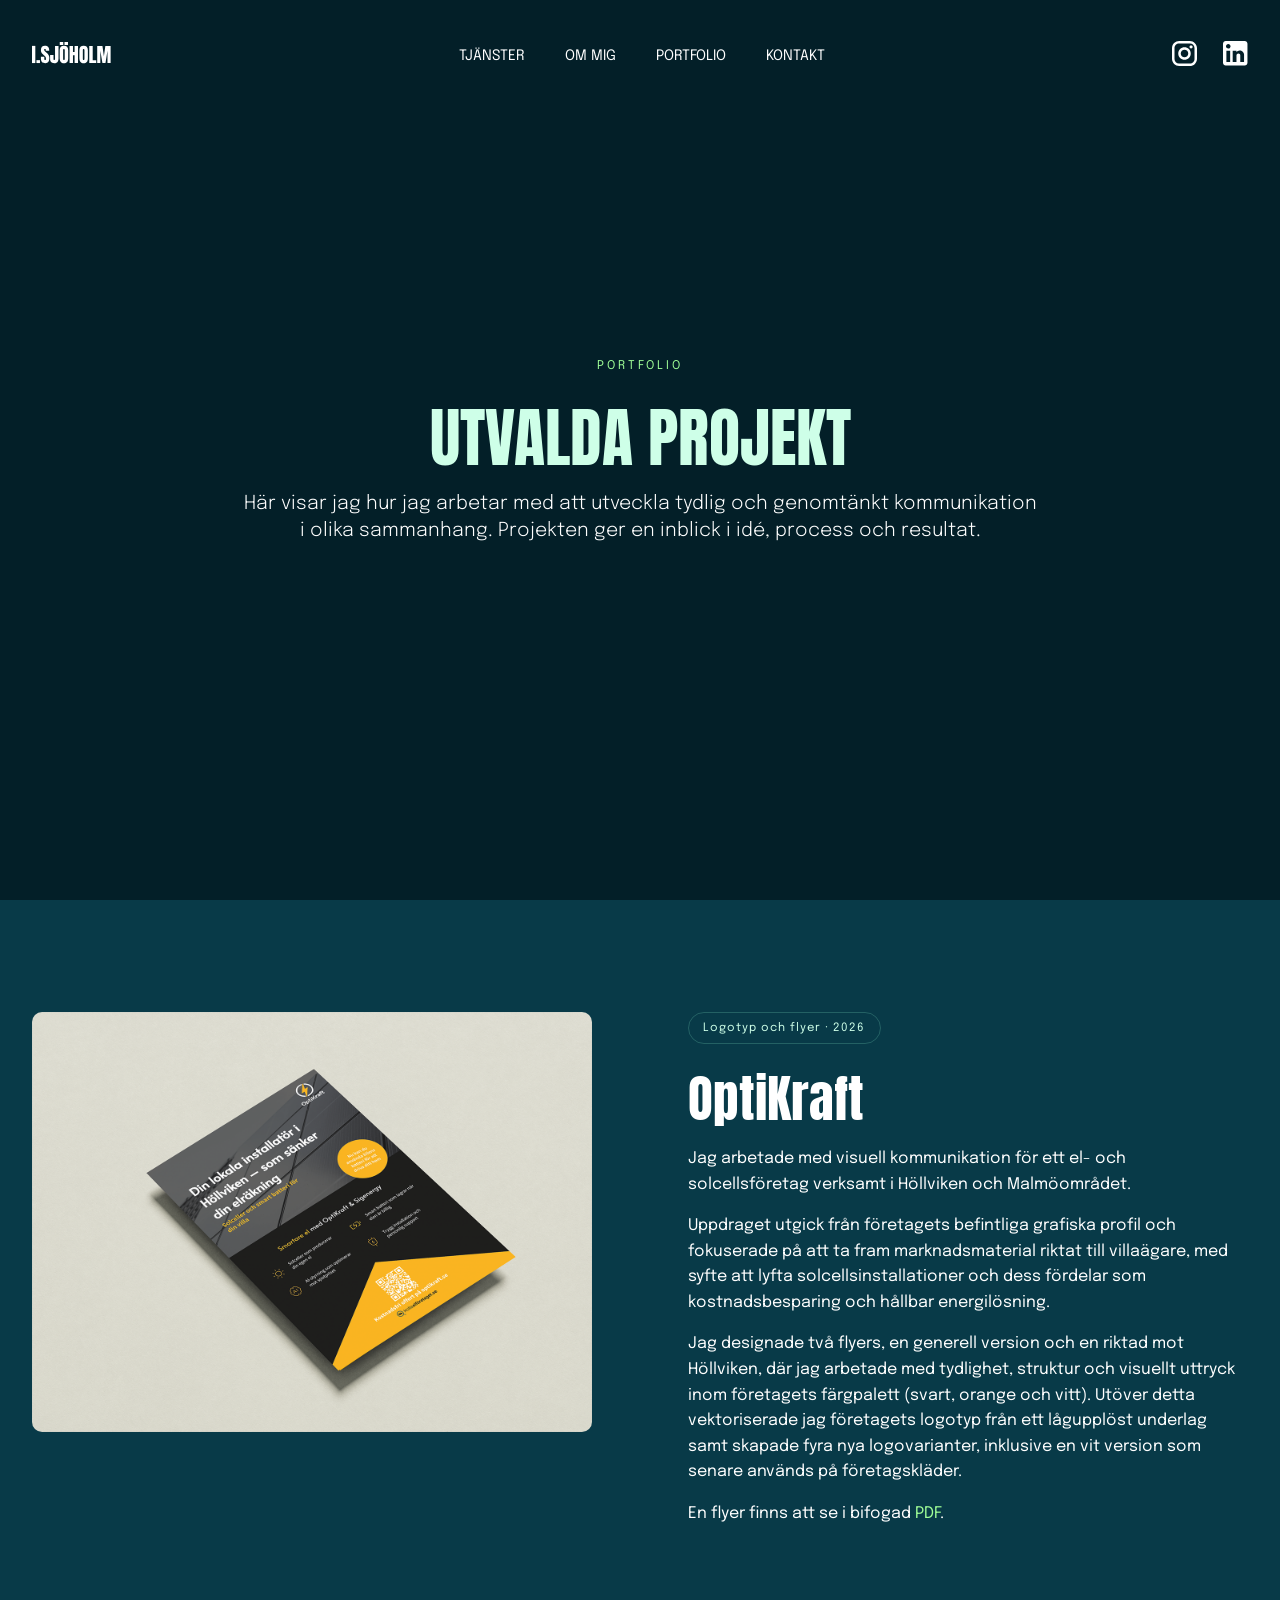
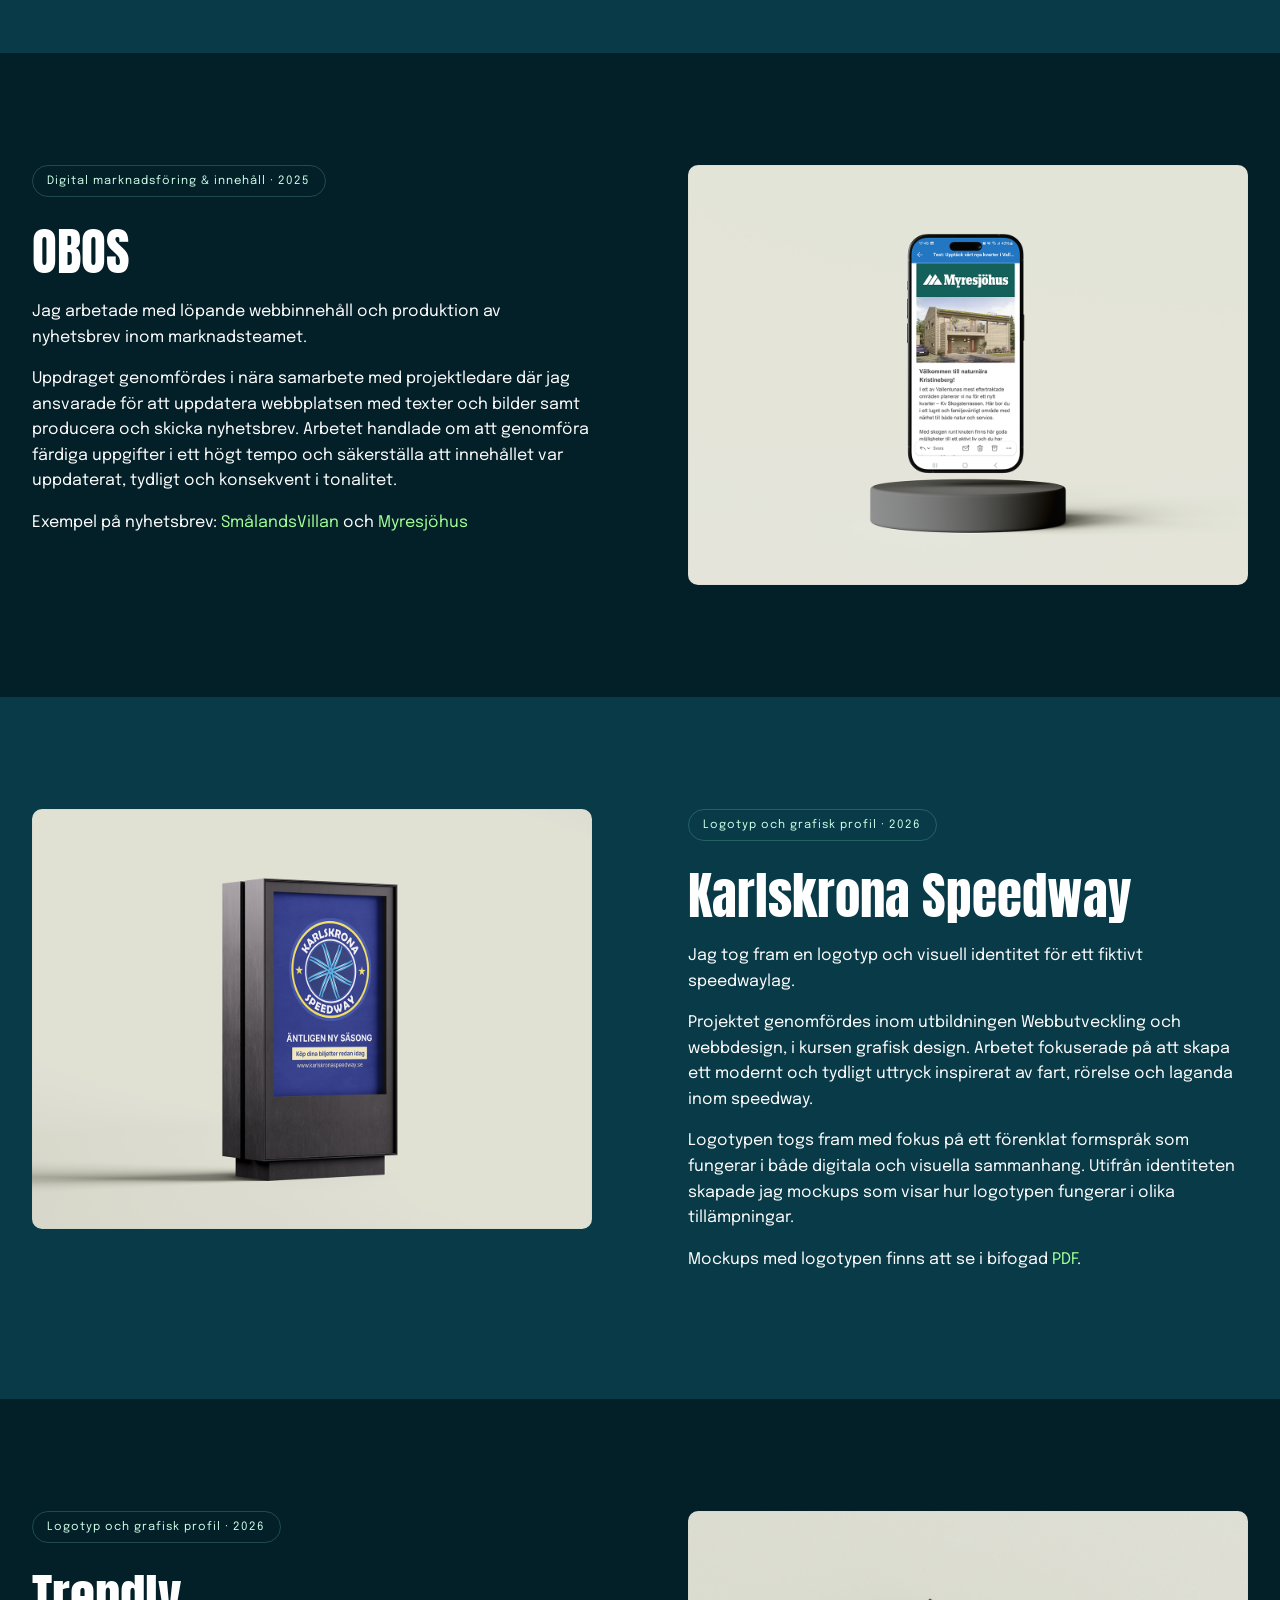
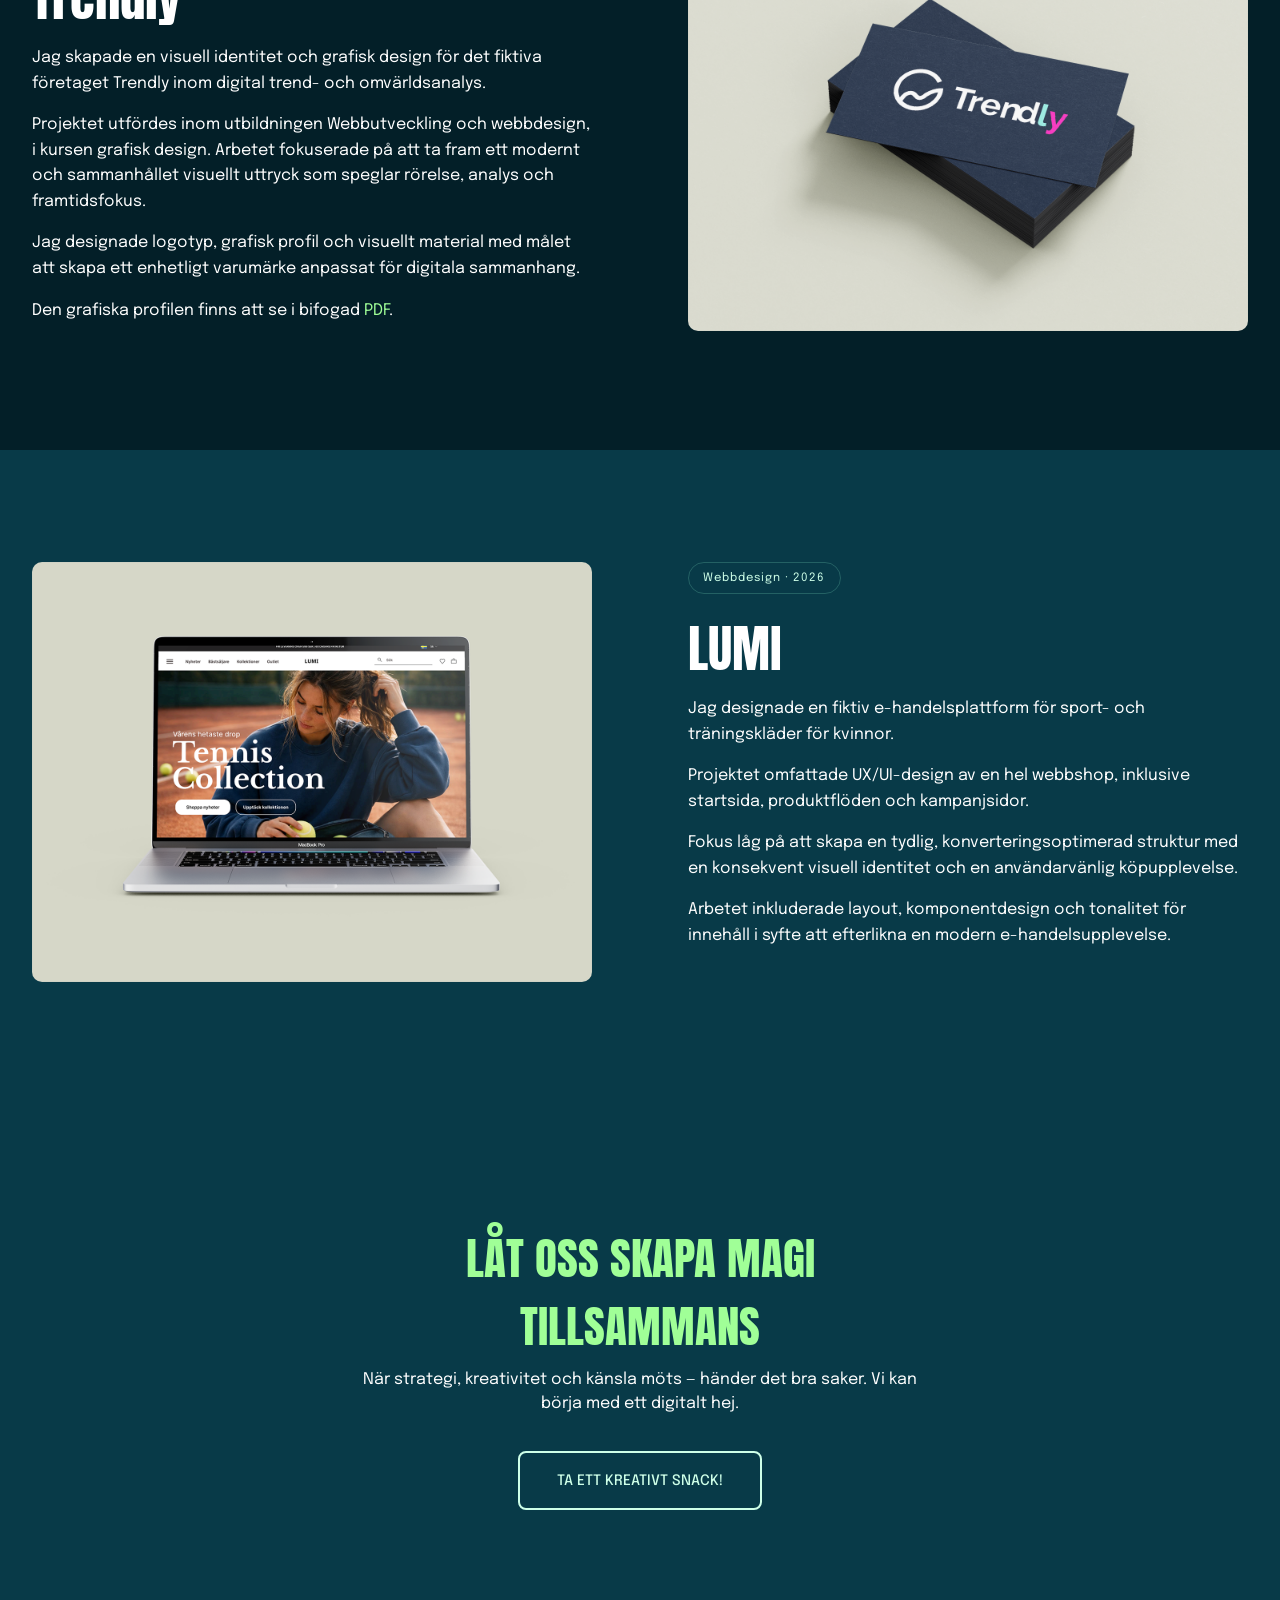
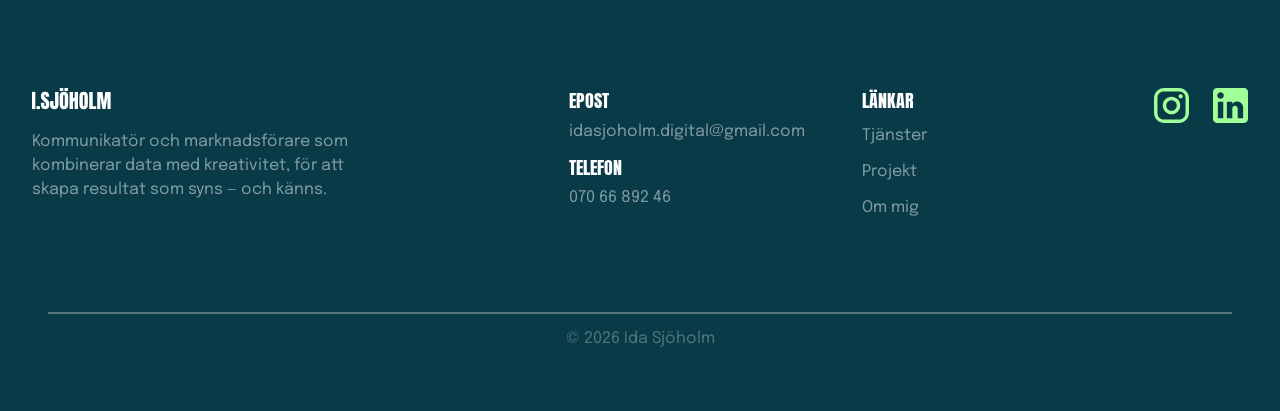
<file: portfolio.html>
<!DOCTYPE html>
<html lang="en">
<head>
    <meta charset="UTF-8">
    <meta name="viewport" content="width=device-width, initial-scale=1.0">
    <title>Ida Sjöholm — portfolio</title>

    
    <!-- Font -->
     <!-- Font -->
    <link rel="preconnect" href="https://fonts.googleapis.com">
    <link rel="preconnect" href="https://fonts.gstatic.com" crossorigin>
    <link href="https://fonts.googleapis.com/css2?family=Anton&family=Epilogue:ital,wght@0,100..900;1,100..900&display=swap" rel="stylesheet">



    <!-- <link rel="preconnect" href="https://fonts.googleapis.com">
    <link rel="preconnect" href="https://fonts.gstatic.com" crossorigin>
    <link href="https://fonts.googleapis.com/css2?family=Inter:ital,opsz,wght@0,14..32,100..900;1,14..32,100..900&family=Ubuntu+Sans:ital,wght@0,100..800;1,100..800&display=swap" rel="stylesheet">
     -->
    <!-- <link rel="preconnect" href="https://fonts.googleapis.com">
    <link rel="preconnect" href="https://fonts.gstatic.com" crossorigin>
    <link href="https://fonts.googleapis.com/css2?family=Inter:ital,opsz,wght@0,14..32,100..900;1,14..32,100..900&family=Open+Sans:ital,wght@0,300..800;1,300..800&display=swap" rel="stylesheet"> -->

    <!-- Style -->
    <link rel="stylesheet" href="style.css">

    <!-- Scripts -->
    <script src="menu.js" defer></script>
    <script src="responsive-menu.js" defer></script>
    <script src="project-site.js" defer></script>

</head>
<body>

    <div class="container">
        
         <!-- Header -->
        <header class="site-header">
            <div class="site-header__inner">


                <!-- Logga -->
                <a href="index.html" class="branding">
                    <svg width="79" height="22" viewBox="0 0 79 22" fill="none" xmlns="http://www.w3.org/2000/svg">
                        <path d="M0 21.0645V3.87695H3.32031V21.0645H0Z" fill="white"/>
                        <path d="M4.46289 21.0547V18.1445H7.95898V21.0547H4.46289Z" fill="white"/>
                        <path d="M13.3398 21.2207C11.7708 21.2207 10.638 20.8301 9.94141 20.0488C9.2513 19.2676 8.90625 18.0241 8.90625 16.3184V14.6387H12.3047V16.7871C12.3047 17.1842 12.3633 17.4967 12.4805 17.7246C12.6042 17.946 12.8158 18.0566 13.1152 18.0566C13.4277 18.0566 13.6426 17.9655 13.7598 17.7832C13.8835 17.6009 13.9453 17.3014 13.9453 16.8848C13.9453 16.3574 13.8932 15.918 13.7891 15.5664C13.6849 15.2083 13.5026 14.8698 13.2422 14.5508C12.9883 14.2253 12.6335 13.8477 12.1777 13.418L10.6348 11.9531C9.48242 10.8659 8.90625 9.6224 8.90625 8.22266C8.90625 6.75781 9.24479 5.64128 9.92188 4.87305C10.6055 4.10482 11.5918 3.7207 12.8809 3.7207C14.4564 3.7207 15.5729 4.14062 16.2305 4.98047C16.8945 5.82031 17.2266 7.09635 17.2266 8.80859H13.7305V7.62695C13.7305 7.39258 13.6621 7.21029 13.5254 7.08008C13.3952 6.94987 13.2161 6.88477 12.9883 6.88477C12.7148 6.88477 12.513 6.96289 12.3828 7.11914C12.2591 7.26888 12.1973 7.46419 12.1973 7.70508C12.1973 7.94596 12.2624 8.20638 12.3926 8.48633C12.5228 8.76628 12.7799 9.08854 13.1641 9.45312L15.1465 11.3574C15.5436 11.735 15.9082 12.1354 16.2402 12.5586C16.5723 12.9753 16.8392 13.4635 17.041 14.0234C17.2428 14.5768 17.3438 15.2539 17.3438 16.0547C17.3438 17.6693 17.0443 18.9355 16.4453 19.8535C15.8529 20.765 14.8177 21.2207 13.3398 21.2207Z" fill="white"/>
                        <path d="M22.3047 21.2207C21.5299 21.2207 20.8236 21.071 20.1855 20.7715C19.5475 20.472 19.0397 20.0293 18.6621 19.4434C18.291 18.8509 18.1055 18.125 18.1055 17.2656V12.959H21.5039V17.0605C21.5039 17.36 21.5625 17.6009 21.6797 17.7832C21.8034 17.9655 21.9987 18.0566 22.2656 18.0566C22.7799 18.0566 23.0371 17.7409 23.0371 17.1094V3.87695H26.5039V16.7676C26.5039 17.679 26.3249 18.4701 25.9668 19.1406C25.6087 19.8047 25.1139 20.319 24.4824 20.6836C23.8509 21.0417 23.125 21.2207 22.3047 21.2207Z" fill="white"/>
                        <path d="M31.9336 21.2207C30.5599 21.2207 29.5085 20.8073 28.7793 19.9805C28.0566 19.1471 27.6953 17.946 27.6953 16.377V8.21289C27.6953 6.74154 28.0534 5.625 28.7695 4.86328C29.4922 4.10156 30.5469 3.7207 31.9336 3.7207C33.3203 3.7207 34.3717 4.10156 35.0879 4.86328C35.8105 5.625 36.1719 6.74154 36.1719 8.21289V16.377C36.1719 17.946 35.8073 19.1471 35.0781 19.9805C34.3555 20.8073 33.3073 21.2207 31.9336 21.2207ZM31.9629 18.0566C32.4837 18.0566 32.7441 17.5521 32.7441 16.543V8.1543C32.7441 7.30794 32.4902 6.88477 31.9824 6.88477C31.4095 6.88477 31.123 7.31771 31.123 8.18359V16.5625C31.123 17.0964 31.1882 17.4805 31.3184 17.7148C31.4486 17.9427 31.6634 18.0566 31.9629 18.0566ZM32.4902 2.91016V0H35.9863V2.91016H32.4902ZM27.7637 2.91016V0H31.2598V2.91016H27.7637Z" fill="white"/>
                        <path d="M37.5586 21.0645V3.87695H40.9766V10.0195H42.5977V3.87695H46.0156V21.0645H42.5977V13.2715H40.9766V21.0645H37.5586Z" fill="white"/>
                        <path d="M51.6406 21.2207C50.2669 21.2207 49.2155 20.8073 48.4863 19.9805C47.7637 19.1471 47.4023 17.946 47.4023 16.377V8.21289C47.4023 6.74154 47.7604 5.625 48.4766 4.86328C49.1992 4.10156 50.2539 3.7207 51.6406 3.7207C53.0273 3.7207 54.0788 4.10156 54.7949 4.86328C55.5176 5.625 55.8789 6.74154 55.8789 8.21289V16.377C55.8789 17.946 55.5143 19.1471 54.7852 19.9805C54.0625 20.8073 53.0143 21.2207 51.6406 21.2207ZM51.6699 18.0566C52.1908 18.0566 52.4512 17.5521 52.4512 16.543V8.1543C52.4512 7.30794 52.1973 6.88477 51.6895 6.88477C51.1165 6.88477 50.8301 7.31771 50.8301 8.18359V16.5625C50.8301 17.0964 50.8952 17.4805 51.0254 17.7148C51.1556 17.9427 51.3704 18.0566 51.6699 18.0566Z" fill="white"/>
                        <path d="M57.2656 21.0645V3.87695H60.7031V18.1348H64.2383V21.0645H57.2656Z" fill="white"/>
                        <path d="M65.2148 21.0645V3.87695H70.4492L71.8945 14.3555L73.3301 3.87695H78.6133V21.0645H75.4688V8.68164L73.4961 21.0645H70.4102L68.3203 8.68164V21.0645H65.2148Z" fill="white"/>
                    </svg>
                </a>
                
                <!-- Menyalternativ -->
                <nav class="menu">
                    <ul class="menu__list">
                        <li class="menu__item"><a href="services.html" class="menu__link">Tjänster</a></li>
                        <li class="menu__item"><a href="about.html" class="menu__link">Om mig</a></li>
                        <li class="menu__item"><a href="portfolio.html" class="menu__link">Portfolio</a></li>
                        <li class="menu__item"><a href="contact.html" class="menu__link">Kontakt</a></li>
                    </ul>
                </nav>

                
                <!-- Sociala ikoner -->
                <ul class="menu-social">
                    <li class="menu-social__item">
                        <a href="https://www.instagram.com/idasjoholm.digital/" class="menu-social__link">
                            <svg width="25" height="25" viewBox="0 0 25 25" fill="none" xmlns="http://www.w3.org/2000/svg">
                                <path d="M7.25 0H17.75C21.75 0 25 3.25 25 7.25V17.75C25 19.6728 24.2362 21.5169 22.8765 22.8765C21.5169 24.2362 19.6728 25 17.75 25H7.25C3.25 25 0 21.75 0 17.75V7.25C0 5.32718 0.763837 3.48311 2.12348 2.12348C3.48311 0.763837 5.32718 0 7.25 0ZM7 2.5C5.80653 2.5 4.66193 2.97411 3.81802 3.81802C2.97411 4.66193 2.5 5.80653 2.5 7V18C2.5 20.4875 4.5125 22.5 7 22.5H18C19.1935 22.5 20.3381 22.0259 21.182 21.182C22.0259 20.3381 22.5 19.1935 22.5 18V7C22.5 4.5125 20.4875 2.5 18 2.5H7ZM19.0625 4.375C19.4769 4.375 19.8743 4.53962 20.1674 4.83265C20.4604 5.12567 20.625 5.5231 20.625 5.9375C20.625 6.3519 20.4604 6.74933 20.1674 7.04235C19.8743 7.33538 19.4769 7.5 19.0625 7.5C18.6481 7.5 18.2507 7.33538 17.9576 7.04235C17.6646 6.74933 17.5 6.3519 17.5 5.9375C17.5 5.5231 17.6646 5.12567 17.9576 4.83265C18.2507 4.53962 18.6481 4.375 19.0625 4.375ZM12.5 6.25C14.1576 6.25 15.7473 6.90848 16.9194 8.08058C18.0915 9.25268 18.75 10.8424 18.75 12.5C18.75 14.1576 18.0915 15.7473 16.9194 16.9194C15.7473 18.0915 14.1576 18.75 12.5 18.75C10.8424 18.75 9.25268 18.0915 8.08058 16.9194C6.90848 15.7473 6.25 14.1576 6.25 12.5C6.25 10.8424 6.90848 9.25268 8.08058 8.08058C9.25268 6.90848 10.8424 6.25 12.5 6.25ZM12.5 8.75C11.5054 8.75 10.5516 9.14509 9.84835 9.84835C9.14509 10.5516 8.75 11.5054 8.75 12.5C8.75 13.4946 9.14509 14.4484 9.84835 15.1517C10.5516 15.8549 11.5054 16.25 12.5 16.25C13.4946 16.25 14.4484 15.8549 15.1517 15.1517C15.8549 14.4484 16.25 13.4946 16.25 12.5C16.25 11.5054 15.8549 10.5516 15.1517 9.84835C14.4484 9.14509 13.4946 8.75 12.5 8.75Z" fill="#fff"/>
                            </svg>
                        </a>
                    </li>

                    <li class="menu-social__item">
                        <a href="https://www.linkedin.com/in/ida-sj%C3%B6holm-7232b9b2/" class="menu-social__link">
                            <svg width="25" height="25" viewBox="0 0 23 23" fill="none" xmlns="http://www.w3.org/2000/svg">
                                <path d="M20 0C20.663 0 21.2989 0.263392 21.7678 0.732233C22.2366 1.20107 22.5 1.83696 22.5 2.5V20C22.5 20.663 22.2366 21.2989 21.7678 21.7678C21.2989 22.2366 20.663 22.5 20 22.5H2.5C1.83696 22.5 1.20107 22.2366 0.732233 21.7678C0.263392 21.2989 0 20.663 0 20V2.5C0 1.83696 0.263392 1.20107 0.732233 0.732233C1.20107 0.263392 1.83696 0 2.5 0H20ZM19.375 19.375V12.75C19.375 11.6692 18.9457 10.6328 18.1815 9.86854C17.4172 9.10433 16.3808 8.675 15.3 8.675C14.2375 8.675 13 9.325 12.4 10.3V8.9125H8.9125V19.375H12.4V13.2125C12.4 12.25 13.175 11.4625 14.1375 11.4625C14.6016 11.4625 15.0467 11.6469 15.3749 11.9751C15.7031 12.3033 15.8875 12.7484 15.8875 13.2125V19.375H19.375ZM4.85 6.95C5.40695 6.95 5.9411 6.72875 6.33492 6.33492C6.72875 5.9411 6.95 5.40695 6.95 4.85C6.95 3.6875 6.0125 2.7375 4.85 2.7375C4.28973 2.7375 3.75241 2.96007 3.35624 3.35624C2.96007 3.75241 2.7375 4.28973 2.7375 4.85C2.7375 6.0125 3.6875 6.95 4.85 6.95ZM6.5875 19.375V8.9125H3.125V19.375H6.5875Z" fill="#fff"/>
                            </svg>
                       </a>
                    </li>
                </ul>

                <button id="menu-button" class="menu__button">
                    <svg width="28" height="18" viewBox="0 0 32 22" fill="none" xmlns="http://www.w3.org/2000/svg">
                        <path d="M1 0.823242H30.9902M1 10.8232H30.9902M1 20.8232H30.9902" stroke="#A0FF97" stroke-width="1.99967" stroke-linecap="round" stroke-linejoin="round"/>
                    </svg>
                </button>

            </div>
        </header>


        <!-- Responsiv menu -->
        <nav id="responsive-menu" class="responsive-menu">
            <ul class="responsive-menu__list">
                <li class="responsive-menu__item"><a href="services.html" class="responsive-menu__link">Tjänster</a></li>
                <li class="responsive-menu__item"><a href="about.html" class="responsive-menu__link">Om mig</a></li>
                <li class="responsive-menu__item"><a href="portfolio.html" class="responsive-menu__link">Portfolio</a></li>
                <li class="responsive-menu__item"><a href="contact.html" class="responsive-menu__link">Kontakt</a></li>
            </ul>
                        <!-- Sociala ikoner -->
                <ul class="mobile-social">
                    <li class="menu-social__item">
                        <a href="https://www.instagram.com/idasjoholm.digital/" class="menu-social__link">
                            <svg width="25" height="25" viewBox="0 0 25 25" fill="none" xmlns="http://www.w3.org/2000/svg">
                                <path d="M7.25 0H17.75C21.75 0 25 3.25 25 7.25V17.75C25 19.6728 24.2362 21.5169 22.8765 22.8765C21.5169 24.2362 19.6728 25 17.75 25H7.25C3.25 25 0 21.75 0 17.75V7.25C0 5.32718 0.763837 3.48311 2.12348 2.12348C3.48311 0.763837 5.32718 0 7.25 0ZM7 2.5C5.80653 2.5 4.66193 2.97411 3.81802 3.81802C2.97411 4.66193 2.5 5.80653 2.5 7V18C2.5 20.4875 4.5125 22.5 7 22.5H18C19.1935 22.5 20.3381 22.0259 21.182 21.182C22.0259 20.3381 22.5 19.1935 22.5 18V7C22.5 4.5125 20.4875 2.5 18 2.5H7ZM19.0625 4.375C19.4769 4.375 19.8743 4.53962 20.1674 4.83265C20.4604 5.12567 20.625 5.5231 20.625 5.9375C20.625 6.3519 20.4604 6.74933 20.1674 7.04235C19.8743 7.33538 19.4769 7.5 19.0625 7.5C18.6481 7.5 18.2507 7.33538 17.9576 7.04235C17.6646 6.74933 17.5 6.3519 17.5 5.9375C17.5 5.5231 17.6646 5.12567 17.9576 4.83265C18.2507 4.53962 18.6481 4.375 19.0625 4.375ZM12.5 6.25C14.1576 6.25 15.7473 6.90848 16.9194 8.08058C18.0915 9.25268 18.75 10.8424 18.75 12.5C18.75 14.1576 18.0915 15.7473 16.9194 16.9194C15.7473 18.0915 14.1576 18.75 12.5 18.75C10.8424 18.75 9.25268 18.0915 8.08058 16.9194C6.90848 15.7473 6.25 14.1576 6.25 12.5C6.25 10.8424 6.90848 9.25268 8.08058 8.08058C9.25268 6.90848 10.8424 6.25 12.5 6.25ZM12.5 8.75C11.5054 8.75 10.5516 9.14509 9.84835 9.84835C9.14509 10.5516 8.75 11.5054 8.75 12.5C8.75 13.4946 9.14509 14.4484 9.84835 15.1517C10.5516 15.8549 11.5054 16.25 12.5 16.25C13.4946 16.25 14.4484 15.8549 15.1517 15.1517C15.8549 14.4484 16.25 13.4946 16.25 12.5C16.25 11.5054 15.8549 10.5516 15.1517 9.84835C14.4484 9.14509 13.4946 8.75 12.5 8.75Z" fill="#fff"/>
                            </svg>
                        </a>
                    </li>

                    <li class="menu-social__item">
                        <a href="https://www.linkedin.com/in/ida-sj%C3%B6holm-7232b9b2/" class="menu-social__link">
                            <svg width="25" height="25" viewBox="0 0 23 23" fill="none" xmlns="http://www.w3.org/2000/svg">
                                <path d="M20 0C20.663 0 21.2989 0.263392 21.7678 0.732233C22.2366 1.20107 22.5 1.83696 22.5 2.5V20C22.5 20.663 22.2366 21.2989 21.7678 21.7678C21.2989 22.2366 20.663 22.5 20 22.5H2.5C1.83696 22.5 1.20107 22.2366 0.732233 21.7678C0.263392 21.2989 0 20.663 0 20V2.5C0 1.83696 0.263392 1.20107 0.732233 0.732233C1.20107 0.263392 1.83696 0 2.5 0H20ZM19.375 19.375V12.75C19.375 11.6692 18.9457 10.6328 18.1815 9.86854C17.4172 9.10433 16.3808 8.675 15.3 8.675C14.2375 8.675 13 9.325 12.4 10.3V8.9125H8.9125V19.375H12.4V13.2125C12.4 12.25 13.175 11.4625 14.1375 11.4625C14.6016 11.4625 15.0467 11.6469 15.3749 11.9751C15.7031 12.3033 15.8875 12.7484 15.8875 13.2125V19.375H19.375ZM4.85 6.95C5.40695 6.95 5.9411 6.72875 6.33492 6.33492C6.72875 5.9411 6.95 5.40695 6.95 4.85C6.95 3.6875 6.0125 2.7375 4.85 2.7375C4.28973 2.7375 3.75241 2.96007 3.35624 3.35624C2.96007 3.75241 2.7375 4.28973 2.7375 4.85C2.7375 6.0125 3.6875 6.95 4.85 6.95ZM6.5875 19.375V8.9125H3.125V19.375H6.5875Z" fill="#fff"/>
                            </svg>
                       </a>
                    </li>
                </ul>
        </nav>  


        <!-- header services -->
        <section class="services-header">
            <div class="services-header__inner">

                <div class="services-header__content">
                    
                    <div class="services-header__text">
                        <h3 >Portfolio</h3>
                        <h1 >Utvalda projekt</h1>
                        <p>Här visar jag hur jag arbetar med att utveckla tydlig och genomtänkt kommunikation i olika sammanhang. Projekten ger en inblick i idé, process och resultat.</p>
                    </div>

                </div>
            
            </div>
        </section>


<!-- PROJECT 1 -->
<section class="project project--light" id="project-1">

    <div class="project__inner">

        <div class="project__image">
            <img src="Assets/Pictures/flyer-optikraft-1400.png" alt="OptiKraft projekt">
        </div>

        <div class="project__content">

            <span class="project__tag">Logotyp och flyer · 2026</span>

            <h2 class="project__title">OptiKraft</h2>

            <p class="project__description">
                Jag arbetade med visuell kommunikation för ett el- och solcellsföretag verksamt i Höllviken och Malmöområdet.
            </p>

            <p class="project__description">
                Uppdraget utgick från företagets befintliga grafiska profil och fokuserade på att ta fram marknadsmaterial riktat till villaägare, med syfte att lyfta solcellsinstallationer och dess fördelar som kostnadsbesparing och hållbar energilösning.
            </p>

            <p class="project__description">
                Jag designade två flyers, en generell version och en riktad mot Höllviken, där jag arbetade med tydlighet, struktur och visuellt uttryck inom företagets färgpalett (svart, orange och vitt). Utöver detta vektoriserade jag företagets logotyp från ett lågupplöst underlag samt skapade fyra nya logovarianter, inklusive en vit version som senare används på företagskläder.
            </p>

            <p class="project__description">
                En flyer finns att se i bifogad
                <a href="Assets/files/optikraft-flyer.pdf" target="_blank">PDF</a>.
            </p>

        </div>

    </div>
</section>


<!-- PROJECT 2 -->
<section class="project project--dark project--reverse" id="project-2">

    <div class="project__inner">

        <div class="project__image">
            <img src="Assets/Pictures/iPhone_obos-1400.png" alt="OBOS projekt">
        </div>

        <div class="project__content">

            <span class="project__tag">Digital marknadsföring & innehåll · 2025</span>

            <h2 class="project__title">OBOS</h2>

            <p class="project__description">
                Jag arbetade med löpande webbinnehåll och produktion av nyhetsbrev inom marknadsteamet.
            </p>

            <p class="project__description">
                Uppdraget genomfördes i nära samarbete med projektledare där jag ansvarade för att uppdatera webbplatsen med texter och bilder samt producera och skicka nyhetsbrev. Arbetet handlade om att genomföra färdiga uppgifter i ett högt tempo och säkerställa att innehållet var uppdaterat, tydligt och konsekvent i tonalitet.
            </p>

            <p class="project__description">
                Exempel på nyhetsbrev:
                <a href="https://app.bwz.se/obossverige/b/v/?vid=334&v=1&share=1&ucrc=47BADBD6E2" target="_blank">SmålandsVillan</a>
                och
                <a href="https://app.bwz.se/obossverige/b/v/?vid=706&v=1&share=1&ucrc=E7D474D3B4" target="_blank">Myresjöhus</a>
            </p>

        </div>

    </div>
</section>


<!-- PROJECT 3 -->
<section class="project project--light" id="project-3">

    <div class="project__inner">

        <div class="project__image">
            <img src="Assets/Pictures/kkrona-1400.png" alt="Karlskrona Speedway projekt">
        </div>

        <div class="project__content">

            <span class="project__tag">Logotyp och grafisk profil · 2026</span>

            <h2 class="project__title">Karlskrona Speedway</h2>

            <p class="project__description">
                Jag tog fram en logotyp och visuell identitet för ett fiktivt speedwaylag.
            </p>

            <p class="project__description">
                Projektet genomfördes inom utbildningen Webbutveckling och webbdesign, i kursen grafisk design. Arbetet fokuserade på att skapa ett modernt och tydligt uttryck inspirerat av fart, rörelse och laganda inom speedway.
            </p>

            <p class="project__description">
                Logotypen togs fram med fokus på ett förenklat formspråk som fungerar i både digitala och visuella sammanhang. Utifrån identiteten skapade jag mockups som visar hur logotypen fungerar i olika tillämpningar.
            </p>

            <p class="project__description">
                Mockups med logotypen finns att se i bifogad
                <a href="Assets/files/karlskronaspeedway.pdf" target="_blank">PDF</a>.
            </p>

        </div>

    </div>
</section>


<!-- PROJECT 4 -->
<section class="project project--dark project--reverse">

    <div class="project__inner">

        <div class="project__image">
            <img src="Assets/Pictures/visitkort-trendly.png" alt="Trendly projekt">
        </div>

        <div class="project__content">

            <span class="project__tag">Logotyp och grafisk profil · 2026</span>

            <h2 class="project__title">Trendly</h2>

            <p class="project__description">
                Jag skapade en visuell identitet och grafisk design för det fiktiva företaget Trendly inom digital trend- och omvärldsanalys.
            </p>

            <p class="project__description">
                Projektet utfördes inom utbildningen Webbutveckling och webbdesign, i kursen grafisk design. Arbetet fokuserade på att ta fram ett modernt och sammanhållet visuellt uttryck som speglar rörelse, analys och framtidsfokus.
            </p>

            <p class="project__description">
                Jag designade logotyp, grafisk profil och visuellt material med målet att skapa ett enhetligt varumärke anpassat för digitala sammanhang.
            </p>

            <p class="project__description">
                Den grafiska profilen finns att se i bifogad
                <a href="Assets/files/trendly-grafiskprofil.pdf" target="_blank">PDF</a>.
            </p>

        </div>

    </div>
</section>


<!-- PROJECT 5 -->
<section class="project project--light">

    <div class="project__inner">

        <div class="project__image">
            <img src="Assets/Pictures/lumi-laptop-1400.png" alt="LUMI projekt">
        </div>

        <div class="project__content">

            <span class="project__tag">Webbdesign · 2026</span>

            <h2 class="project__title">LUMI</h2>

            <p class="project__description">
                Jag designade en fiktiv e-handelsplattform för sport- och träningskläder för kvinnor.
            </p>

            <p class="project__description">
                Projektet omfattade UX/UI-design av en hel webbshop, inklusive startsida, produktflöden och kampanjsidor.
            </p>

            <p class="project__description">
                Fokus låg på att skapa en tydlig, konverteringsoptimerad struktur med en konsekvent visuell identitet och en användarvänlig köpupplevelse.
            </p>

            <p class="project__description">
                Arbetet inkluderade layout, komponentdesign och tonalitet för innehåll i syfte att efterlikna en modern e-handelsupplevelse.
            </p>

        </div>

    </div>
</section>



         <!-- Contact -->
         <section class="contact">
            <div class="contact__inner">
                
                <div class="contact__content">
                    <h3 class="contact__title">Låt oss skapa magi tillsammans</h3>
                    <span class="contact__desc">När strategi, kreativitet och känsla möts — händer det bra saker. Vi kan börja med ett digitalt hej.</span>
                </div>
                
                <div class="contact__button">
                    <a href="contact.html" class="button-line">Ta ett kreativt snack!</a>
                </div>
            </div>
         </section>

         <!-- Footer -->
          <footer class="footer">
                <div class="footer__inner">
                    
                    <div class="footer__content">
                        
                        <!-- Logga -->
                        <div class="footer-branding">
                            <a href="" class="footer-branding__content">
                                <svg width="79" height="22" viewBox="0 0 79 22" fill="none" xmlns="http://www.w3.org/2000/svg">
                                    <path d="M0 21.0645V3.87695H3.32031V21.0645H0Z" fill="white"/>
                                    <path d="M4.46289 21.0547V18.1445H7.95898V21.0547H4.46289Z" fill="white"/>
                                    <path d="M13.3398 21.2207C11.7708 21.2207 10.638 20.8301 9.94141 20.0488C9.2513 19.2676 8.90625 18.0241 8.90625 16.3184V14.6387H12.3047V16.7871C12.3047 17.1842 12.3633 17.4967 12.4805 17.7246C12.6042 17.946 12.8158 18.0566 13.1152 18.0566C13.4277 18.0566 13.6426 17.9655 13.7598 17.7832C13.8835 17.6009 13.9453 17.3014 13.9453 16.8848C13.9453 16.3574 13.8932 15.918 13.7891 15.5664C13.6849 15.2083 13.5026 14.8698 13.2422 14.5508C12.9883 14.2253 12.6335 13.8477 12.1777 13.418L10.6348 11.9531C9.48242 10.8659 8.90625 9.6224 8.90625 8.22266C8.90625 6.75781 9.24479 5.64128 9.92188 4.87305C10.6055 4.10482 11.5918 3.7207 12.8809 3.7207C14.4564 3.7207 15.5729 4.14062 16.2305 4.98047C16.8945 5.82031 17.2266 7.09635 17.2266 8.80859H13.7305V7.62695C13.7305 7.39258 13.6621 7.21029 13.5254 7.08008C13.3952 6.94987 13.2161 6.88477 12.9883 6.88477C12.7148 6.88477 12.513 6.96289 12.3828 7.11914C12.2591 7.26888 12.1973 7.46419 12.1973 7.70508C12.1973 7.94596 12.2624 8.20638 12.3926 8.48633C12.5228 8.76628 12.7799 9.08854 13.1641 9.45312L15.1465 11.3574C15.5436 11.735 15.9082 12.1354 16.2402 12.5586C16.5723 12.9753 16.8392 13.4635 17.041 14.0234C17.2428 14.5768 17.3438 15.2539 17.3438 16.0547C17.3438 17.6693 17.0443 18.9355 16.4453 19.8535C15.8529 20.765 14.8177 21.2207 13.3398 21.2207Z" fill="white"/>
                                    <path d="M22.3047 21.2207C21.5299 21.2207 20.8236 21.071 20.1855 20.7715C19.5475 20.472 19.0397 20.0293 18.6621 19.4434C18.291 18.8509 18.1055 18.125 18.1055 17.2656V12.959H21.5039V17.0605C21.5039 17.36 21.5625 17.6009 21.6797 17.7832C21.8034 17.9655 21.9987 18.0566 22.2656 18.0566C22.7799 18.0566 23.0371 17.7409 23.0371 17.1094V3.87695H26.5039V16.7676C26.5039 17.679 26.3249 18.4701 25.9668 19.1406C25.6087 19.8047 25.1139 20.319 24.4824 20.6836C23.8509 21.0417 23.125 21.2207 22.3047 21.2207Z" fill="white"/>
                                    <path d="M31.9336 21.2207C30.5599 21.2207 29.5085 20.8073 28.7793 19.9805C28.0566 19.1471 27.6953 17.946 27.6953 16.377V8.21289C27.6953 6.74154 28.0534 5.625 28.7695 4.86328C29.4922 4.10156 30.5469 3.7207 31.9336 3.7207C33.3203 3.7207 34.3717 4.10156 35.0879 4.86328C35.8105 5.625 36.1719 6.74154 36.1719 8.21289V16.377C36.1719 17.946 35.8073 19.1471 35.0781 19.9805C34.3555 20.8073 33.3073 21.2207 31.9336 21.2207ZM31.9629 18.0566C32.4837 18.0566 32.7441 17.5521 32.7441 16.543V8.1543C32.7441 7.30794 32.4902 6.88477 31.9824 6.88477C31.4095 6.88477 31.123 7.31771 31.123 8.18359V16.5625C31.123 17.0964 31.1882 17.4805 31.3184 17.7148C31.4486 17.9427 31.6634 18.0566 31.9629 18.0566ZM32.4902 2.91016V0H35.9863V2.91016H32.4902ZM27.7637 2.91016V0H31.2598V2.91016H27.7637Z" fill="white"/>
                                    <path d="M37.5586 21.0645V3.87695H40.9766V10.0195H42.5977V3.87695H46.0156V21.0645H42.5977V13.2715H40.9766V21.0645H37.5586Z" fill="white"/>
                                    <path d="M51.6406 21.2207C50.2669 21.2207 49.2155 20.8073 48.4863 19.9805C47.7637 19.1471 47.4023 17.946 47.4023 16.377V8.21289C47.4023 6.74154 47.7604 5.625 48.4766 4.86328C49.1992 4.10156 50.2539 3.7207 51.6406 3.7207C53.0273 3.7207 54.0788 4.10156 54.7949 4.86328C55.5176 5.625 55.8789 6.74154 55.8789 8.21289V16.377C55.8789 17.946 55.5143 19.1471 54.7852 19.9805C54.0625 20.8073 53.0143 21.2207 51.6406 21.2207ZM51.6699 18.0566C52.1908 18.0566 52.4512 17.5521 52.4512 16.543V8.1543C52.4512 7.30794 52.1973 6.88477 51.6895 6.88477C51.1165 6.88477 50.8301 7.31771 50.8301 8.18359V16.5625C50.8301 17.0964 50.8952 17.4805 51.0254 17.7148C51.1556 17.9427 51.3704 18.0566 51.6699 18.0566Z" fill="white"/>
                                    <path d="M57.2656 21.0645V3.87695H60.7031V18.1348H64.2383V21.0645H57.2656Z" fill="white"/>
                                    <path d="M65.2148 21.0645V3.87695H70.4492L71.8945 14.3555L73.3301 3.87695H78.6133V21.0645H75.4688V8.68164L73.4961 21.0645H70.4102L68.3203 8.68164V21.0645H65.2148Z" fill="white"/>
                                </svg>
                            </a>

                            
                            <span>Kommunikatör och marknadsförare som kombinerar data med kreativitet, för att skapa resultat som syns — och känns.</span>
                        </div>

                        <!-- Kontakt -->
                        <ul class="footer__contact">

                                <li class="contact__item">
                                    <h5 class="contact__email">Epost</h5>
                                    <span>idasjoholm.digital@gmail.com</span>     
                                </li>

                                <li class="contact__item">
                                    <h5 class="contact__phone">Telefon</h5>
                                    <span>070 66 892 46</span>
                                </li>

                        </ul>

                        <!-- Meny -->
                        <nav class="footer-menu">
                            <h3 class="footer-menu__title">Länkar</h3>
                            <ul class="footer-menu__list">
                                <li class="footer-menu__item"><a href="services.html" class="footer-menu__link">Tjänster</a></li>
                                <li class="footer-menu__item"><a href="portfolio.html" class="footer-menu__link">Projekt</a></li>
                                <li class="footer-menu__item"><a href="about.html" class="footer-menu__link">Om mig</a></li>
                            </ul>
                        </nav>


                        <!-- Sociala medier -->
                        <ul class="footer-social">
                                <li class="footer-social__item">
                                    <a href="https://www.instagram.com/idasjoholm.digital/" class="footer-social__link">
                                       <svg width="35" height="35" viewBox="0 0 60 60" fill="none" xmlns="http://www.w3.org/2000/svg">
                                            <path d="M17.4 0H42.6C52.2 0 60 7.8 60 17.4V42.6C60 47.2148 58.1668 51.6405 54.9037 54.9037C51.6405 58.1668 47.2148 60 42.6 60H17.4C7.8 60 0 52.2 0 42.6V17.4C0 12.7852 1.83321 8.35948 5.09634 5.09634C8.35948 1.83321 12.7852 0 17.4 0ZM16.8 6C13.9357 6 11.1886 7.13785 9.16325 9.16325C7.13785 11.1886 6 13.9357 6 16.8V43.2C6 49.17 10.83 54 16.8 54H43.2C46.0643 54 48.8114 52.8621 50.8368 50.8368C52.8621 48.8114 54 46.0643 54 43.2V16.8C54 10.83 49.17 6 43.2 6H16.8ZM45.75 10.5C46.7446 10.5 47.6984 10.8951 48.4017 11.5983C49.1049 12.3016 49.5 13.2554 49.5 14.25C49.5 15.2446 49.1049 16.1984 48.4017 16.9016C47.6984 17.6049 46.7446 18 45.75 18C44.7554 18 43.8016 17.6049 43.0983 16.9016C42.3951 16.1984 42 15.2446 42 14.25C42 13.2554 42.3951 12.3016 43.0983 11.5983C43.8016 10.8951 44.7554 10.5 45.75 10.5ZM30 15C33.9782 15 37.7936 16.5804 40.6066 19.3934C43.4196 22.2064 45 26.0218 45 30C45 33.9782 43.4196 37.7936 40.6066 40.6066C37.7936 43.4196 33.9782 45 30 45C26.0218 45 22.2064 43.4196 19.3934 40.6066C16.5804 37.7936 15 33.9782 15 30C15 26.0218 16.5804 22.2064 19.3934 19.3934C22.2064 16.5804 26.0218 15 30 15ZM30 21C27.6131 21 25.3239 21.9482 23.636 23.636C21.9482 25.3239 21 27.6131 21 30C21 32.3869 21.9482 34.6761 23.636 36.364C25.3239 38.0518 27.6131 39 30 39C32.3869 39 34.6761 38.0518 36.364 36.364C38.0518 34.6761 39 32.3869 39 30C39 27.6131 38.0518 25.3239 36.364 23.636C34.6761 21.9482 32.3869 21 30 21Z" fill="#A0FF97"/>
                                        </svg>
                                    </a>
                                </li>

                                <li class="footer-social__item">
                                    <a href="https://www.linkedin.com/in/ida-sj%C3%B6holm-7232b9b2/" class="footer-social__link">
                                        <svg width="35" height="35" viewBox="0 0 60 60" fill="none" xmlns="http://www.w3.org/2000/svg">
                                            <path d="M53.3333 0C55.1014 0 56.7971 0.702379 58.0474 1.95262C59.2976 3.20286 60 4.89856 60 6.66667V53.3333C60 55.1014 59.2976 56.7971 58.0474 58.0474C56.7971 59.2976 55.1014 60 53.3333 60H6.66667C4.89856 60 3.20286 59.2976 1.95262 58.0474C0.702379 56.7971 0 55.1014 0 53.3333V6.66667C0 4.89856 0.702379 3.20286 1.95262 1.95262C3.20286 0.702379 4.89856 0 6.66667 0H53.3333ZM51.6667 51.6667V34C51.6667 31.118 50.5218 28.354 48.4839 26.3161C46.446 24.2782 43.682 23.1333 40.8 23.1333C37.9667 23.1333 34.6667 24.8667 33.0667 27.4667V23.7667H23.7667V51.6667H33.0667V35.2333C33.0667 32.6667 35.1333 30.5667 37.7 30.5667C38.9377 30.5667 40.1247 31.0583 40.9998 31.9335C41.875 32.8087 42.3667 33.9957 42.3667 35.2333V51.6667H51.6667ZM12.9333 18.5333C14.4185 18.5333 15.8429 17.9433 16.8931 16.8931C17.9433 15.8429 18.5333 14.4185 18.5333 12.9333C18.5333 9.83333 16.0333 7.3 12.9333 7.3C11.4393 7.3 10.0064 7.89351 8.94996 8.94996C7.89351 10.0064 7.3 11.4393 7.3 12.9333C7.3 16.0333 9.83333 18.5333 12.9333 18.5333ZM17.5667 51.6667V23.7667H8.33333V51.6667H17.5667Z" fill="#A0FF97"/>
                                        </svg>
                                    </a>
                                </li>
                                
                        </ul>

                    </div>

                </div>
            </footer>
        
        <section class="copyright">
            <div class="footer__copyright">
                 <p>© 2026 Ida Sjöholm</p>
            </div>
        </section>

    </div>
    
</body>
</html>
</file>
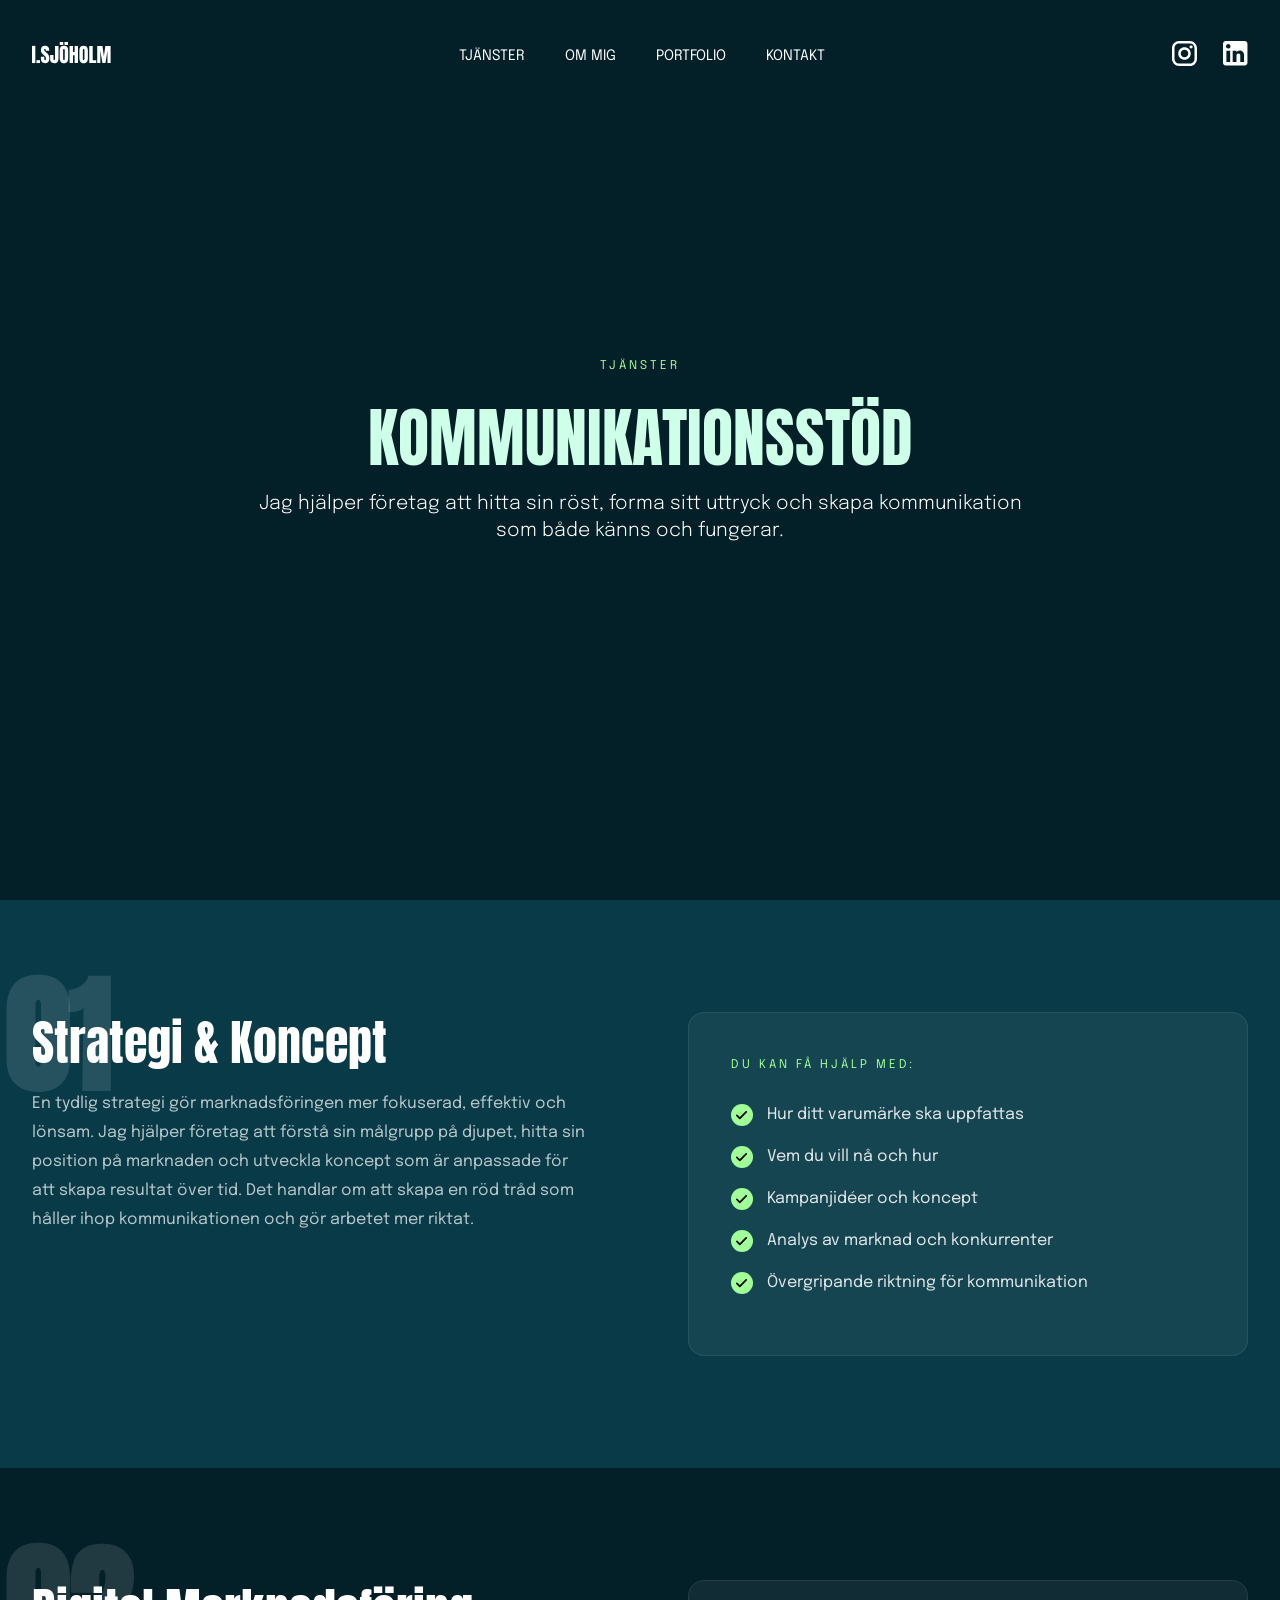
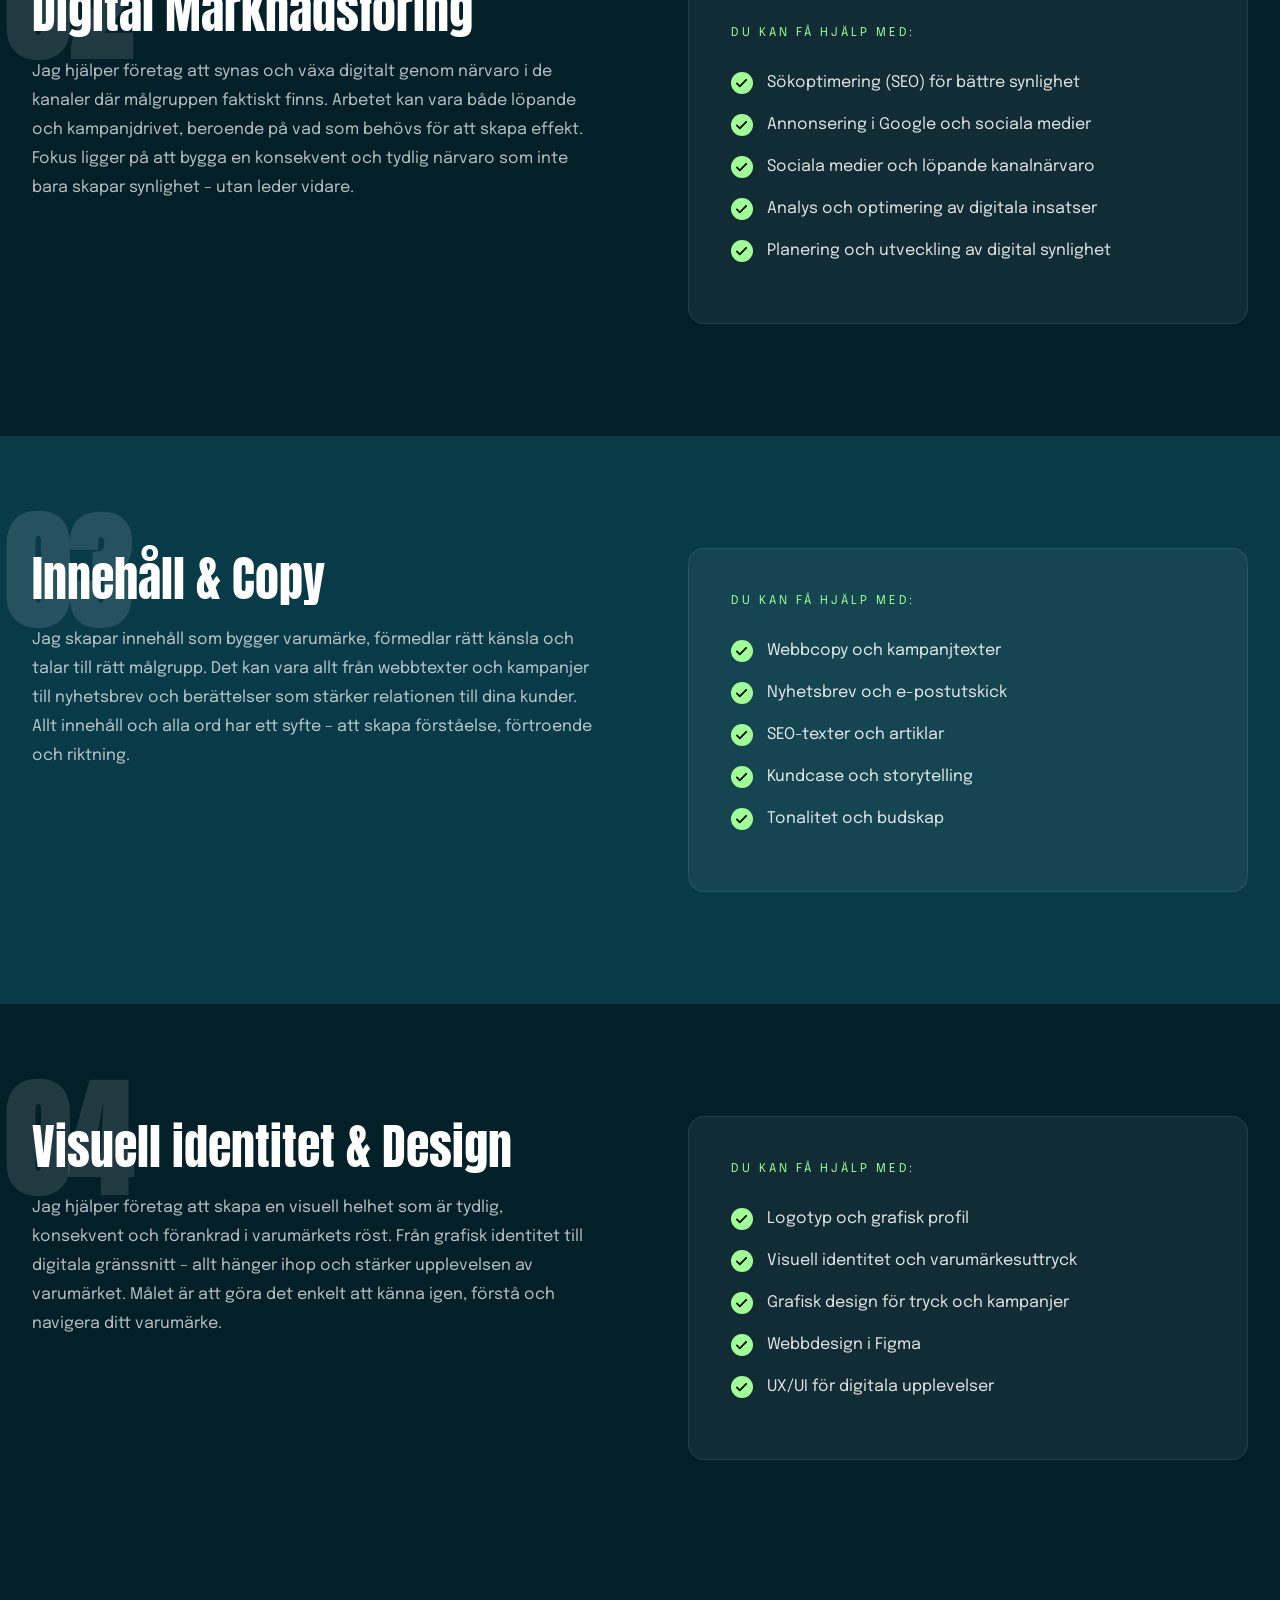
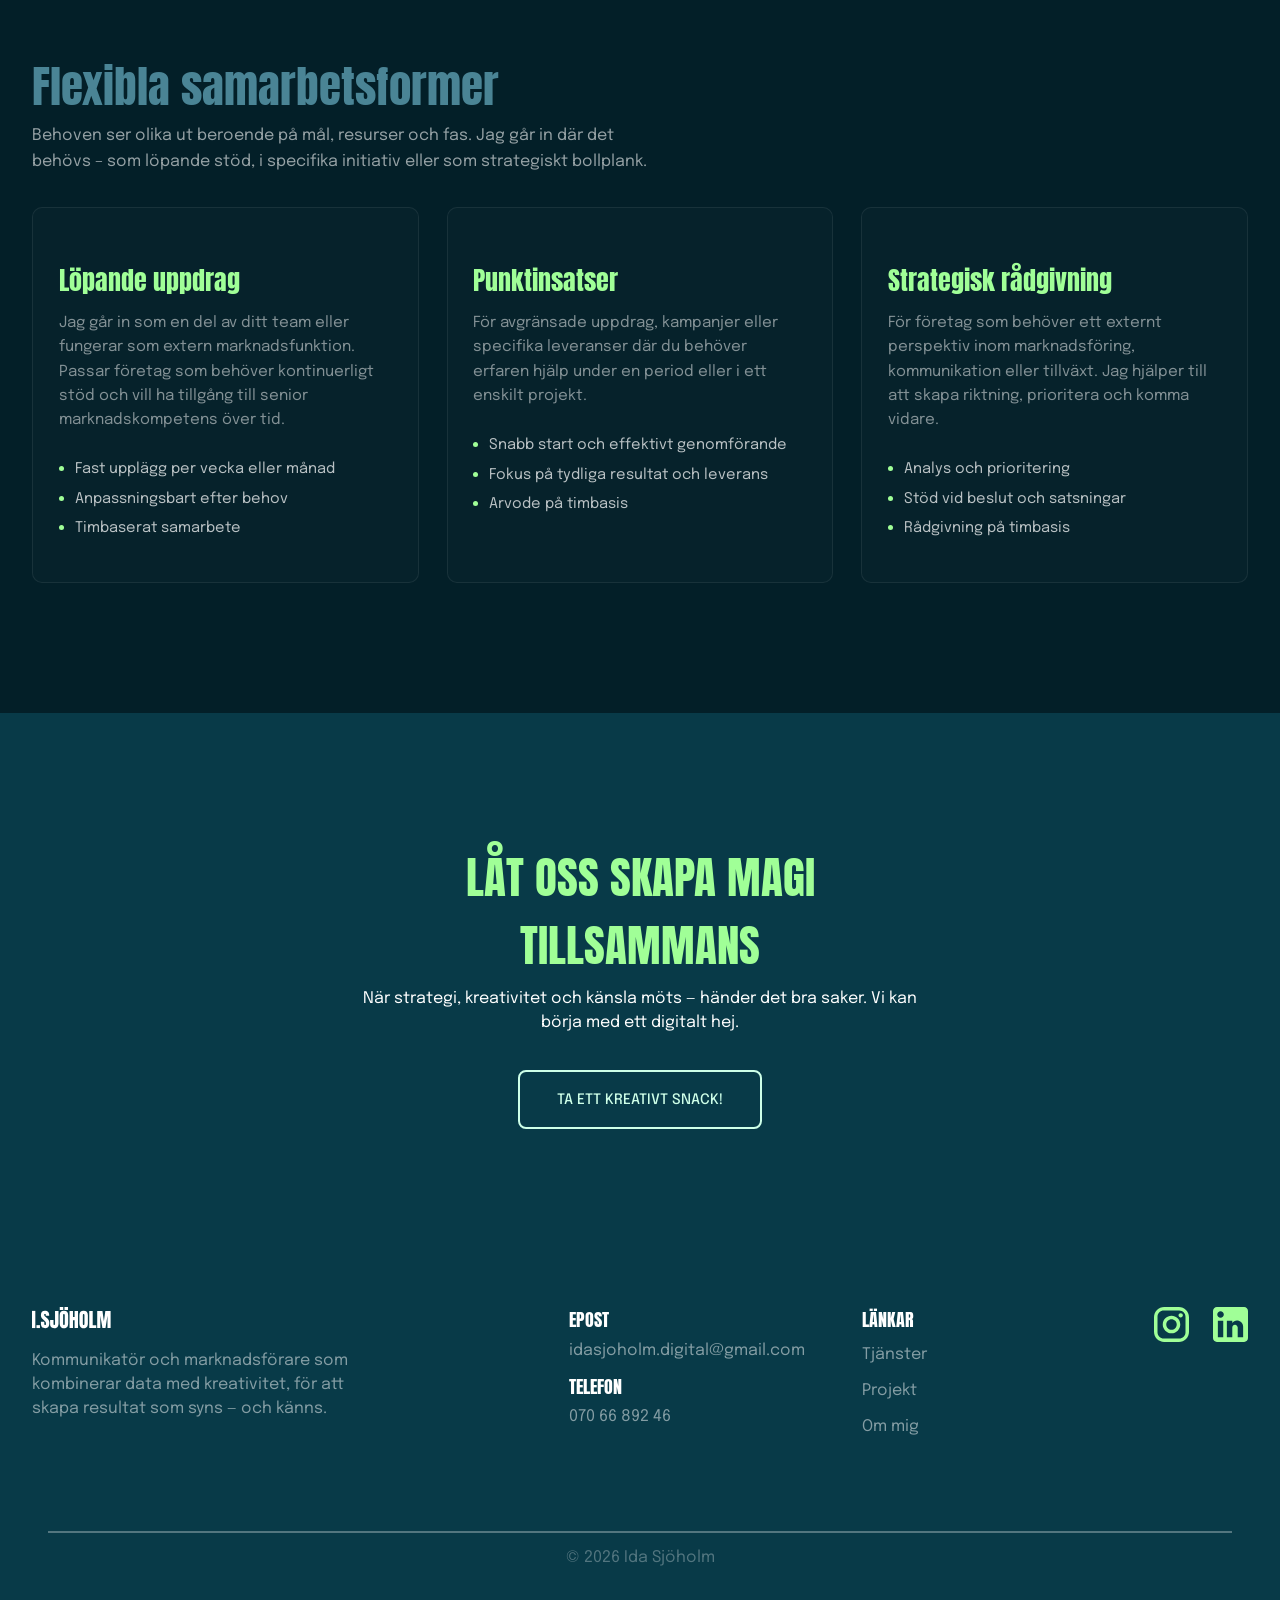
<file: services.html>
<!DOCTYPE html>
<html lang="en">
<head>
    <meta charset="UTF-8">
    <meta name="viewport" content="width=device-width, initial-scale=1.0">
    <title>Ida Sjöholm — tjänster</title>

    <!-- Font -->
     <!-- Font -->
    <link rel="preconnect" href="https://fonts.googleapis.com">
    <link rel="preconnect" href="https://fonts.gstatic.com" crossorigin>
    <link href="https://fonts.googleapis.com/css2?family=Anton&family=Epilogue:ital,wght@0,100..900;1,100..900&display=swap" rel="stylesheet">


    <!-- <link rel="preconnect" href="https://fonts.googleapis.com">
    <link rel="preconnect" href="https://fonts.gstatic.com" crossorigin>
    <link href="https://fonts.googleapis.com/css2?family=Inter:ital,opsz,wght@0,14..32,100..900;1,14..32,100..900&family=Ubuntu+Sans:ital,wght@0,100..800;1,100..800&display=swap" rel="stylesheet"> -->

    <!-- Style -->
    <link rel="stylesheet" href="style.css">

    <!-- Scripts -->
    <script src="menu.js" defer></script>
    <script src="responsive-menu.js" defer></script>
    <script src="services-site.js" defer></script>
    <script src="services-collab.js" defer></script>


</head>
<body>

    <div class="container">

        <!-- Header -->
        <header class="site-header">
            <div class="site-header__inner">


                <!-- Logga -->
                <a href="index.html" class="branding">
                    <svg width="79" height="22" viewBox="0 0 79 22" fill="none" xmlns="http://www.w3.org/2000/svg">
                        <path d="M0 21.0645V3.87695H3.32031V21.0645H0Z" fill="white"/>
                        <path d="M4.46289 21.0547V18.1445H7.95898V21.0547H4.46289Z" fill="white"/>
                        <path d="M13.3398 21.2207C11.7708 21.2207 10.638 20.8301 9.94141 20.0488C9.2513 19.2676 8.90625 18.0241 8.90625 16.3184V14.6387H12.3047V16.7871C12.3047 17.1842 12.3633 17.4967 12.4805 17.7246C12.6042 17.946 12.8158 18.0566 13.1152 18.0566C13.4277 18.0566 13.6426 17.9655 13.7598 17.7832C13.8835 17.6009 13.9453 17.3014 13.9453 16.8848C13.9453 16.3574 13.8932 15.918 13.7891 15.5664C13.6849 15.2083 13.5026 14.8698 13.2422 14.5508C12.9883 14.2253 12.6335 13.8477 12.1777 13.418L10.6348 11.9531C9.48242 10.8659 8.90625 9.6224 8.90625 8.22266C8.90625 6.75781 9.24479 5.64128 9.92188 4.87305C10.6055 4.10482 11.5918 3.7207 12.8809 3.7207C14.4564 3.7207 15.5729 4.14062 16.2305 4.98047C16.8945 5.82031 17.2266 7.09635 17.2266 8.80859H13.7305V7.62695C13.7305 7.39258 13.6621 7.21029 13.5254 7.08008C13.3952 6.94987 13.2161 6.88477 12.9883 6.88477C12.7148 6.88477 12.513 6.96289 12.3828 7.11914C12.2591 7.26888 12.1973 7.46419 12.1973 7.70508C12.1973 7.94596 12.2624 8.20638 12.3926 8.48633C12.5228 8.76628 12.7799 9.08854 13.1641 9.45312L15.1465 11.3574C15.5436 11.735 15.9082 12.1354 16.2402 12.5586C16.5723 12.9753 16.8392 13.4635 17.041 14.0234C17.2428 14.5768 17.3438 15.2539 17.3438 16.0547C17.3438 17.6693 17.0443 18.9355 16.4453 19.8535C15.8529 20.765 14.8177 21.2207 13.3398 21.2207Z" fill="white"/>
                        <path d="M22.3047 21.2207C21.5299 21.2207 20.8236 21.071 20.1855 20.7715C19.5475 20.472 19.0397 20.0293 18.6621 19.4434C18.291 18.8509 18.1055 18.125 18.1055 17.2656V12.959H21.5039V17.0605C21.5039 17.36 21.5625 17.6009 21.6797 17.7832C21.8034 17.9655 21.9987 18.0566 22.2656 18.0566C22.7799 18.0566 23.0371 17.7409 23.0371 17.1094V3.87695H26.5039V16.7676C26.5039 17.679 26.3249 18.4701 25.9668 19.1406C25.6087 19.8047 25.1139 20.319 24.4824 20.6836C23.8509 21.0417 23.125 21.2207 22.3047 21.2207Z" fill="white"/>
                        <path d="M31.9336 21.2207C30.5599 21.2207 29.5085 20.8073 28.7793 19.9805C28.0566 19.1471 27.6953 17.946 27.6953 16.377V8.21289C27.6953 6.74154 28.0534 5.625 28.7695 4.86328C29.4922 4.10156 30.5469 3.7207 31.9336 3.7207C33.3203 3.7207 34.3717 4.10156 35.0879 4.86328C35.8105 5.625 36.1719 6.74154 36.1719 8.21289V16.377C36.1719 17.946 35.8073 19.1471 35.0781 19.9805C34.3555 20.8073 33.3073 21.2207 31.9336 21.2207ZM31.9629 18.0566C32.4837 18.0566 32.7441 17.5521 32.7441 16.543V8.1543C32.7441 7.30794 32.4902 6.88477 31.9824 6.88477C31.4095 6.88477 31.123 7.31771 31.123 8.18359V16.5625C31.123 17.0964 31.1882 17.4805 31.3184 17.7148C31.4486 17.9427 31.6634 18.0566 31.9629 18.0566ZM32.4902 2.91016V0H35.9863V2.91016H32.4902ZM27.7637 2.91016V0H31.2598V2.91016H27.7637Z" fill="white"/>
                        <path d="M37.5586 21.0645V3.87695H40.9766V10.0195H42.5977V3.87695H46.0156V21.0645H42.5977V13.2715H40.9766V21.0645H37.5586Z" fill="white"/>
                        <path d="M51.6406 21.2207C50.2669 21.2207 49.2155 20.8073 48.4863 19.9805C47.7637 19.1471 47.4023 17.946 47.4023 16.377V8.21289C47.4023 6.74154 47.7604 5.625 48.4766 4.86328C49.1992 4.10156 50.2539 3.7207 51.6406 3.7207C53.0273 3.7207 54.0788 4.10156 54.7949 4.86328C55.5176 5.625 55.8789 6.74154 55.8789 8.21289V16.377C55.8789 17.946 55.5143 19.1471 54.7852 19.9805C54.0625 20.8073 53.0143 21.2207 51.6406 21.2207ZM51.6699 18.0566C52.1908 18.0566 52.4512 17.5521 52.4512 16.543V8.1543C52.4512 7.30794 52.1973 6.88477 51.6895 6.88477C51.1165 6.88477 50.8301 7.31771 50.8301 8.18359V16.5625C50.8301 17.0964 50.8952 17.4805 51.0254 17.7148C51.1556 17.9427 51.3704 18.0566 51.6699 18.0566Z" fill="white"/>
                        <path d="M57.2656 21.0645V3.87695H60.7031V18.1348H64.2383V21.0645H57.2656Z" fill="white"/>
                        <path d="M65.2148 21.0645V3.87695H70.4492L71.8945 14.3555L73.3301 3.87695H78.6133V21.0645H75.4688V8.68164L73.4961 21.0645H70.4102L68.3203 8.68164V21.0645H65.2148Z" fill="white"/>
                    </svg>
                </a>
                
                <!-- Menyalternativ -->
                <nav class="menu">
                    <ul class="menu__list">
                        <li class="menu__item"><a href="services.html" class="menu__link">Tjänster</a></li>
                        <li class="menu__item"><a href="about.html" class="menu__link">Om mig</a></li>
                        <li class="menu__item"><a href="portfolio.html" class="menu__link">Portfolio</a></li>
                        <li class="menu__item"><a href="contact.html" class="menu__link">Kontakt</a></li>
                    </ul>
                </nav>

                
                <!-- Sociala ikoner -->
                <ul class="menu-social">
                    <li class="menu-social__item">
                        <a href="https://www.instagram.com/idasjoholm.digital/" class="menu-social__link">
                            <svg width="25" height="25" viewBox="0 0 25 25" fill="none" xmlns="http://www.w3.org/2000/svg">
                                <path d="M7.25 0H17.75C21.75 0 25 3.25 25 7.25V17.75C25 19.6728 24.2362 21.5169 22.8765 22.8765C21.5169 24.2362 19.6728 25 17.75 25H7.25C3.25 25 0 21.75 0 17.75V7.25C0 5.32718 0.763837 3.48311 2.12348 2.12348C3.48311 0.763837 5.32718 0 7.25 0ZM7 2.5C5.80653 2.5 4.66193 2.97411 3.81802 3.81802C2.97411 4.66193 2.5 5.80653 2.5 7V18C2.5 20.4875 4.5125 22.5 7 22.5H18C19.1935 22.5 20.3381 22.0259 21.182 21.182C22.0259 20.3381 22.5 19.1935 22.5 18V7C22.5 4.5125 20.4875 2.5 18 2.5H7ZM19.0625 4.375C19.4769 4.375 19.8743 4.53962 20.1674 4.83265C20.4604 5.12567 20.625 5.5231 20.625 5.9375C20.625 6.3519 20.4604 6.74933 20.1674 7.04235C19.8743 7.33538 19.4769 7.5 19.0625 7.5C18.6481 7.5 18.2507 7.33538 17.9576 7.04235C17.6646 6.74933 17.5 6.3519 17.5 5.9375C17.5 5.5231 17.6646 5.12567 17.9576 4.83265C18.2507 4.53962 18.6481 4.375 19.0625 4.375ZM12.5 6.25C14.1576 6.25 15.7473 6.90848 16.9194 8.08058C18.0915 9.25268 18.75 10.8424 18.75 12.5C18.75 14.1576 18.0915 15.7473 16.9194 16.9194C15.7473 18.0915 14.1576 18.75 12.5 18.75C10.8424 18.75 9.25268 18.0915 8.08058 16.9194C6.90848 15.7473 6.25 14.1576 6.25 12.5C6.25 10.8424 6.90848 9.25268 8.08058 8.08058C9.25268 6.90848 10.8424 6.25 12.5 6.25ZM12.5 8.75C11.5054 8.75 10.5516 9.14509 9.84835 9.84835C9.14509 10.5516 8.75 11.5054 8.75 12.5C8.75 13.4946 9.14509 14.4484 9.84835 15.1517C10.5516 15.8549 11.5054 16.25 12.5 16.25C13.4946 16.25 14.4484 15.8549 15.1517 15.1517C15.8549 14.4484 16.25 13.4946 16.25 12.5C16.25 11.5054 15.8549 10.5516 15.1517 9.84835C14.4484 9.14509 13.4946 8.75 12.5 8.75Z" fill="#fff"/>
                            </svg>
                        </a>
                    </li>

                    <li class="menu-social__item">
                        <a href="https://www.linkedin.com/in/ida-sj%C3%B6holm-7232b9b2/" class="menu-social__link">
                            <svg width="25" height="25" viewBox="0 0 23 23" fill="none" xmlns="http://www.w3.org/2000/svg">
                                <path d="M20 0C20.663 0 21.2989 0.263392 21.7678 0.732233C22.2366 1.20107 22.5 1.83696 22.5 2.5V20C22.5 20.663 22.2366 21.2989 21.7678 21.7678C21.2989 22.2366 20.663 22.5 20 22.5H2.5C1.83696 22.5 1.20107 22.2366 0.732233 21.7678C0.263392 21.2989 0 20.663 0 20V2.5C0 1.83696 0.263392 1.20107 0.732233 0.732233C1.20107 0.263392 1.83696 0 2.5 0H20ZM19.375 19.375V12.75C19.375 11.6692 18.9457 10.6328 18.1815 9.86854C17.4172 9.10433 16.3808 8.675 15.3 8.675C14.2375 8.675 13 9.325 12.4 10.3V8.9125H8.9125V19.375H12.4V13.2125C12.4 12.25 13.175 11.4625 14.1375 11.4625C14.6016 11.4625 15.0467 11.6469 15.3749 11.9751C15.7031 12.3033 15.8875 12.7484 15.8875 13.2125V19.375H19.375ZM4.85 6.95C5.40695 6.95 5.9411 6.72875 6.33492 6.33492C6.72875 5.9411 6.95 5.40695 6.95 4.85C6.95 3.6875 6.0125 2.7375 4.85 2.7375C4.28973 2.7375 3.75241 2.96007 3.35624 3.35624C2.96007 3.75241 2.7375 4.28973 2.7375 4.85C2.7375 6.0125 3.6875 6.95 4.85 6.95ZM6.5875 19.375V8.9125H3.125V19.375H6.5875Z" fill="#fff"/>
                            </svg>
                       </a>
                    </li>
                </ul>

                <button id="menu-button" class="menu__button">
                    <svg width="28" height="18" viewBox="0 0 32 22" fill="none" xmlns="http://www.w3.org/2000/svg">
                        <path d="M1 0.823242H30.9902M1 10.8232H30.9902M1 20.8232H30.9902" stroke="#A0FF97" stroke-width="1.99967" stroke-linecap="round" stroke-linejoin="round"/>
                    </svg>
                </button>

            </div>
        </header>


        <!-- Responsiv menu -->
        <nav id="responsive-menu" class="responsive-menu">
            <ul class="responsive-menu__list">
                <li class="responsive-menu__item"><a href="services.html" class="responsive-menu__link">Tjänster</a></li>
                <li class="responsive-menu__item"><a href="about.html" class="responsive-menu__link">Om mig</a></li>
                <li class="responsive-menu__item"><a href="portfolio.html" class="responsive-menu__link">Portfolio</a></li>
                <li class="responsive-menu__item"><a href="contact.html" class="responsive-menu__link">Kontakt</a></li>
            </ul>

            <!-- Sociala ikoner -->
                <ul class="mobile-social">
                    <li class="menu-social__item">
                        <a href="https://www.instagram.com/idasjoholm.digital/" class="menu-social__link">
                            <svg width="25" height="25" viewBox="0 0 25 25" fill="none" xmlns="http://www.w3.org/2000/svg">
                                <path d="M7.25 0H17.75C21.75 0 25 3.25 25 7.25V17.75C25 19.6728 24.2362 21.5169 22.8765 22.8765C21.5169 24.2362 19.6728 25 17.75 25H7.25C3.25 25 0 21.75 0 17.75V7.25C0 5.32718 0.763837 3.48311 2.12348 2.12348C3.48311 0.763837 5.32718 0 7.25 0ZM7 2.5C5.80653 2.5 4.66193 2.97411 3.81802 3.81802C2.97411 4.66193 2.5 5.80653 2.5 7V18C2.5 20.4875 4.5125 22.5 7 22.5H18C19.1935 22.5 20.3381 22.0259 21.182 21.182C22.0259 20.3381 22.5 19.1935 22.5 18V7C22.5 4.5125 20.4875 2.5 18 2.5H7ZM19.0625 4.375C19.4769 4.375 19.8743 4.53962 20.1674 4.83265C20.4604 5.12567 20.625 5.5231 20.625 5.9375C20.625 6.3519 20.4604 6.74933 20.1674 7.04235C19.8743 7.33538 19.4769 7.5 19.0625 7.5C18.6481 7.5 18.2507 7.33538 17.9576 7.04235C17.6646 6.74933 17.5 6.3519 17.5 5.9375C17.5 5.5231 17.6646 5.12567 17.9576 4.83265C18.2507 4.53962 18.6481 4.375 19.0625 4.375ZM12.5 6.25C14.1576 6.25 15.7473 6.90848 16.9194 8.08058C18.0915 9.25268 18.75 10.8424 18.75 12.5C18.75 14.1576 18.0915 15.7473 16.9194 16.9194C15.7473 18.0915 14.1576 18.75 12.5 18.75C10.8424 18.75 9.25268 18.0915 8.08058 16.9194C6.90848 15.7473 6.25 14.1576 6.25 12.5C6.25 10.8424 6.90848 9.25268 8.08058 8.08058C9.25268 6.90848 10.8424 6.25 12.5 6.25ZM12.5 8.75C11.5054 8.75 10.5516 9.14509 9.84835 9.84835C9.14509 10.5516 8.75 11.5054 8.75 12.5C8.75 13.4946 9.14509 14.4484 9.84835 15.1517C10.5516 15.8549 11.5054 16.25 12.5 16.25C13.4946 16.25 14.4484 15.8549 15.1517 15.1517C15.8549 14.4484 16.25 13.4946 16.25 12.5C16.25 11.5054 15.8549 10.5516 15.1517 9.84835C14.4484 9.14509 13.4946 8.75 12.5 8.75Z" fill="#fff"/>
                            </svg>
                        </a>
                    </li>

                    <li class="menu-social__item">
                        <a href="https://www.linkedin.com/in/ida-sj%C3%B6holm-7232b9b2/" class="menu-social__link">
                            <svg width="25" height="25" viewBox="0 0 23 23" fill="none" xmlns="http://www.w3.org/2000/svg">
                                <path d="M20 0C20.663 0 21.2989 0.263392 21.7678 0.732233C22.2366 1.20107 22.5 1.83696 22.5 2.5V20C22.5 20.663 22.2366 21.2989 21.7678 21.7678C21.2989 22.2366 20.663 22.5 20 22.5H2.5C1.83696 22.5 1.20107 22.2366 0.732233 21.7678C0.263392 21.2989 0 20.663 0 20V2.5C0 1.83696 0.263392 1.20107 0.732233 0.732233C1.20107 0.263392 1.83696 0 2.5 0H20ZM19.375 19.375V12.75C19.375 11.6692 18.9457 10.6328 18.1815 9.86854C17.4172 9.10433 16.3808 8.675 15.3 8.675C14.2375 8.675 13 9.325 12.4 10.3V8.9125H8.9125V19.375H12.4V13.2125C12.4 12.25 13.175 11.4625 14.1375 11.4625C14.6016 11.4625 15.0467 11.6469 15.3749 11.9751C15.7031 12.3033 15.8875 12.7484 15.8875 13.2125V19.375H19.375ZM4.85 6.95C5.40695 6.95 5.9411 6.72875 6.33492 6.33492C6.72875 5.9411 6.95 5.40695 6.95 4.85C6.95 3.6875 6.0125 2.7375 4.85 2.7375C4.28973 2.7375 3.75241 2.96007 3.35624 3.35624C2.96007 3.75241 2.7375 4.28973 2.7375 4.85C2.7375 6.0125 3.6875 6.95 4.85 6.95ZM6.5875 19.375V8.9125H3.125V19.375H6.5875Z" fill="#fff"/>
                            </svg>
                       </a>
                    </li>
                </ul>
        </nav>  

        <!-- header services -->
        <section class="services-header">
            <div class="services-header__inner">

                <div class="services-header__content">
                    
                    <div class="services-header__text">
                        <h3 >Tjänster</h3>
                        <h1 >Kommunikationsstöd</h1>
                        <p>Jag hjälper företag att hitta sin röst, forma sitt uttryck och skapa kommunikation som både känns och fungerar.
</p>
                    </div>

                    <!-- <div class="about__button">
                        <a href="" class="button button-line">
                            <span class="button__text">Kontakta mig nu!</span>
                        </a>
                    </div> -->

                </div>
            
            </div>
        </section>


        <!-- SERVICES -->
<section class="services-site">

    <!-- 1 -->
    <section class="service-block service-block--dark" id="strategi">

        <div class="service-block__inner">

            <div class="service-block__content">

                <!-- <span class="service-block__eyebrow">
                    Riktning och grund för ditt varumärke
                </span> -->

                <h2 class="service-block__title" data-number="01">
                    Strategi & Koncept
                </h2>

                <p class="service-block__text">
                    En tydlig strategi gör marknadsföringen mer fokuserad, effektiv och lönsam. Jag hjälper företag att förstå sin målgrupp på djupet, hitta sin position på marknaden och utveckla koncept som är anpassade för att skapa resultat över tid. Det handlar om att skapa en röd tråd som håller ihop kommunikationen och gör arbetet mer riktat.
                </p>

            </div>

            <div class="service-card">

                <span class="service-card__title">Du kan få hjälp med:</span>

                <ul>
                    <li>
                        <span class="service-card__icon">
                            <svg width="12" height="9" viewBox="0 0 12 9" fill="none">
                                <path d="M10.2083 0.875L3.79167 7.29167L0.875 4.375"
                                    stroke="black"
                                    stroke-width="1.75"
                                    stroke-linecap="round"
                                    stroke-linejoin="round"/>
                            </svg>
                        </span>
                        <span class="service-card__text">Hur ditt varumärke ska uppfattas</span>
                    </li>

                    <li>
                        <span class="service-card__icon">
                            <svg width="12" height="9" viewBox="0 0 12 9" fill="none">
                                <path d="M10.2083 0.875L3.79167 7.29167L0.875 4.375"
                                    stroke="black"
                                    stroke-width="1.75"
                                    stroke-linecap="round"
                                    stroke-linejoin="round"/>
                            </svg>
                        </span>
                        <span class="service-card__text">Vem du vill nå och hur</span>
                    </li>

                    <li>
                        <span class="service-card__icon">
                            <svg width="12" height="9" viewBox="0 0 12 9" fill="none">
                                <path d="M10.2083 0.875L3.79167 7.29167L0.875 4.375"
                                    stroke="black"
                                    stroke-width="1.75"
                                    stroke-linecap="round"
                                    stroke-linejoin="round"/>
                            </svg>
                        </span>
                        <span class="service-card__text">Kampanjidéer och koncept</span>
                    </li>

                    <li>
                        <span class="service-card__icon">
                            <svg width="12" height="9" viewBox="0 0 12 9" fill="none">
                                <path d="M10.2083 0.875L3.79167 7.29167L0.875 4.375"
                                    stroke="black"
                                    stroke-width="1.75"
                                    stroke-linecap="round"
                                    stroke-linejoin="round"/>
                            </svg>
                        </span>
                        <span class="service-card__text">Analys av marknad och konkurrenter</span>
                    </li>

                    <li>
                        <span class="service-card__icon">
                            <svg width="12" height="9" viewBox="0 0 12 9" fill="none">
                                <path d="M10.2083 0.875L3.79167 7.29167L0.875 4.375"
                                    stroke="black"
                                    stroke-width="1.75"
                                    stroke-linecap="round"
                                    stroke-linejoin="round"/>
                            </svg>
                        </span>
                        <span class="service-card__text">Övergripande riktning för kommunikation</span>
                    </li>
                </ul>

            </div>

        </div>
    </section>

    <!-- 2 -->
    <section class="service-block service-block--light" id="digital">

        <div class="service-block__inner">

            <div class="service-block__content">

                <!-- <span class="service-block__eyebrow">
                    Synlighet och närvaro i digitala kanaler
                </span> -->

                <h2 class="service-block__title" data-number="02">
                    Digital Marknadsföring
                </h2>

                <p class="service-block__text">
                    Jag hjälper företag att synas och växa digitalt genom närvaro i de kanaler där målgruppen faktiskt finns. Arbetet kan vara både löpande och kampanjdrivet, beroende på vad som behövs för att skapa effekt. Fokus ligger på att bygga en konsekvent och tydlig närvaro som inte bara skapar synlighet – utan leder vidare.
                </p>

            </div>

            <div class="service-card">

                <span class="service-card__title">Du kan få hjälp med:</span>

                <ul>
                    <li>
                        <span class="service-card__icon">
                            <svg width="12" height="9" viewBox="0 0 12 9" fill="none">
                                <path d="M10.2083 0.875L3.79167 7.29167L0.875 4.375"
                                    stroke="black"
                                    stroke-width="1.75"
                                    stroke-linecap="round"
                                    stroke-linejoin="round"/>
                            </svg>
                        </span>
                        <span class="service-card__text">Sökoptimering (SEO) för bättre synlighet</span>
                    </li>

                    <li>
                        <span class="service-card__icon">
                            <svg width="12" height="9" viewBox="0 0 12 9" fill="none">
                                <path d="M10.2083 0.875L3.79167 7.29167L0.875 4.375"
                                    stroke="black"
                                    stroke-width="1.75"
                                    stroke-linecap="round"
                                    stroke-linejoin="round"/>
                            </svg>
                        </span>
                        <span class="service-card__text">Annonsering i Google och sociala medier</span>
                    </li>

                    <li>
                        <span class="service-card__icon">
                            <svg width="12" height="9" viewBox="0 0 12 9" fill="none">
                                <path d="M10.2083 0.875L3.79167 7.29167L0.875 4.375"
                                    stroke="black"
                                    stroke-width="1.75"
                                    stroke-linecap="round"
                                    stroke-linejoin="round"/>
                            </svg>
                        </span>
                        <span class="service-card__text">Sociala medier och löpande kanalnärvaro</span>
                    </li>

                    <li>
                        <span class="service-card__icon">
                            <svg width="12" height="9" viewBox="0 0 12 9" fill="none">
                                <path d="M10.2083 0.875L3.79167 7.29167L0.875 4.375"
                                    stroke="black"
                                    stroke-width="1.75"
                                    stroke-linecap="round"
                                    stroke-linejoin="round"/>
                            </svg>
                        </span>
                        <span class="service-card__text">Analys och optimering av digitala insatser</span>
                    </li>

                    <li>
                        <span class="service-card__icon">
                            <svg width="12" height="9" viewBox="0 0 12 9" fill="none">
                                <path d="M10.2083 0.875L3.79167 7.29167L0.875 4.375"
                                    stroke="black"
                                    stroke-width="1.75"
                                    stroke-linecap="round"
                                    stroke-linejoin="round"/>
                            </svg>
                        </span>
                        <span class="service-card__text">Planering och utveckling av digital synlighet</span>
                    </li>
                </ul>

            </div>

        </div>
    </section>

    <!-- 3 -->
    <section class="service-block service-block--dark" id="content">

        <div class="service-block__inner">

            <div class="service-block__content">

                <!-- <span class="service-block__eyebrow">
                    Ord som bygger varumärken
                </span> -->

                <h2 class="service-block__title" data-number="03">
                    Innehåll & Copy
                </h2>

                <p class="service-block__text">
                    Jag skapar innehåll som bygger varumärke, förmedlar rätt känsla och talar till rätt målgrupp. Det kan vara allt från webbtexter och kampanjer till nyhetsbrev och berättelser som stärker relationen till dina kunder. Allt innehåll och alla ord har ett syfte – att skapa förståelse, förtroende och riktning.
                </p>

            </div>

            <div class="service-card">

                <span class="service-card__title">Du kan få hjälp med:</span>

                <ul>
                    <li>
                        <span class="service-card__icon">
                            <svg width="12" height="9" viewBox="0 0 12 9" fill="none">
                                <path d="M10.2083 0.875L3.79167 7.29167L0.875 4.375"
                                    stroke="black"
                                    stroke-width="1.75"
                                    stroke-linecap="round"
                                    stroke-linejoin="round"/>
                            </svg>
                        </span>
                        <span class="service-card__text">Webbcopy och kampanjtexter</span>
                    </li>

                    <li>
                        <span class="service-card__icon">
                            <svg width="12" height="9" viewBox="0 0 12 9" fill="none">
                                <path d="M10.2083 0.875L3.79167 7.29167L0.875 4.375"
                                    stroke="black"
                                    stroke-width="1.75"
                                    stroke-linecap="round"
                                    stroke-linejoin="round"/>
                            </svg>
                        </span>
                        <span class="service-card__text">Nyhetsbrev och e-postutskick</span>
                    </li>

                    <li>
                        <span class="service-card__icon">
                            <svg width="12" height="9" viewBox="0 0 12 9" fill="none">
                                <path d="M10.2083 0.875L3.79167 7.29167L0.875 4.375"
                                    stroke="black"
                                    stroke-width="1.75"
                                    stroke-linecap="round"
                                    stroke-linejoin="round"/>
                            </svg>
                        </span>
                        <span class="service-card__text">SEO-texter och artiklar</span>
                    </li>

                    <li>
                        <span class="service-card__icon">
                            <svg width="12" height="9" viewBox="0 0 12 9" fill="none">
                                <path d="M10.2083 0.875L3.79167 7.29167L0.875 4.375"
                                    stroke="black"
                                    stroke-width="1.75"
                                    stroke-linecap="round"
                                    stroke-linejoin="round"/>
                            </svg>
                        </span>
                        <span class="service-card__text">Kundcase och storytelling</span>
                    </li>

                    <li>
                        <span class="service-card__icon">
                            <svg width="12" height="9" viewBox="0 0 12 9" fill="none">
                                <path d="M10.2083 0.875L3.79167 7.29167L0.875 4.375"
                                    stroke="black"
                                    stroke-width="1.75"
                                    stroke-linecap="round"
                                    stroke-linejoin="round"/>
                            </svg>
                        </span>
                        <span class="service-card__text">Tonalitet och budskap</span>
                    </li>
                </ul>

            </div>

        </div>
    </section>

    <!-- 4 -->
    <section class="service-block service-block--light" id="design">

        <div class="service-block__inner">

            <div class="service-block__content">

                <!-- <span class="service-block__eyebrow">
                    Visuellt uttryck som håller ihop
                </span> -->

                <h2 class="service-block__title" data-number="04">
                    Visuell identitet & Design
                </h2>

                <p class="service-block__text">
                    Jag hjälper företag att skapa en visuell helhet som är tydlig, konsekvent och förankrad i varumärkets röst. Från grafisk identitet till digitala gränssnitt – allt hänger ihop och stärker upplevelsen av varumärket. Målet är att göra det enkelt att känna igen, förstå och navigera ditt varumärke.
                </p>

            </div>

            <div class="service-card">

                <span class="service-card__title">Du kan få hjälp med:</span>

                <ul>
                    <li>
                        <span class="service-card__icon">
                            <svg width="12" height="9" viewBox="0 0 12 9" fill="none">
                                <path d="M10.2083 0.875L3.79167 7.29167L0.875 4.375"
                                    stroke="black"
                                    stroke-width="1.75"
                                    stroke-linecap="round"
                                    stroke-linejoin="round"/>
                            </svg>
                        </span>
                        <span class="service-card__text">Logotyp och grafisk profil</span>
                    </li>

                    <li>
                        <span class="service-card__icon">
                            <svg width="12" height="9" viewBox="0 0 12 9" fill="none">
                                <path d="M10.2083 0.875L3.79167 7.29167L0.875 4.375"
                                    stroke="black"
                                    stroke-width="1.75"
                                    stroke-linecap="round"
                                    stroke-linejoin="round"/>
                            </svg>
                        </span>
                        <span class="service-card__text">Visuell identitet och varumärkesuttryck</span>
                    </li>

                    <li>
                        <span class="service-card__icon">
                            <svg width="12" height="9" viewBox="0 0 12 9" fill="none">
                                <path d="M10.2083 0.875L3.79167 7.29167L0.875 4.375"
                                    stroke="black"
                                    stroke-width="1.75"
                                    stroke-linecap="round"
                                    stroke-linejoin="round"/>
                            </svg>
                        </span>
                        <span class="service-card__text">Grafisk design för tryck och kampanjer</span>
                    </li>

                    <li>
                        <span class="service-card__icon">
                            <svg width="12" height="9" viewBox="0 0 12 9" fill="none">
                                <path d="M10.2083 0.875L3.79167 7.29167L0.875 4.375"
                                    stroke="black"
                                    stroke-width="1.75"
                                    stroke-linecap="round"
                                    stroke-linejoin="round"/>
                            </svg>
                        </span>
                        <span class="service-card__text">Webbdesign i Figma</span>
                    </li>

                    <li>
                        <span class="service-card__icon">
                            <svg width="12" height="9" viewBox="0 0 12 9" fill="none">
                                <path d="M10.2083 0.875L3.79167 7.29167L0.875 4.375"
                                    stroke="black"
                                    stroke-width="1.75"
                                    stroke-linecap="round"
                                    stroke-linejoin="round"/>
                            </svg>
                        </span>
                        <span class="service-card__text">UX/UI för digitala upplevelser</span>
                    </li>
                </ul>

            </div>

        </div>
    </section>

</section>

     
        

        
        <!-- Collaboration -->
        <section class="collaboration">
            <div class="collaboration__inner">

                <div class="collaboration__intro">
                    <h2>Flexibla samarbetsformer</h2>

                    <p> 
                        Behoven ser olika ut beroende på mål, resurser och fas. Jag går in där det behövs – som löpande stöd, i specifika initiativ eller som strategiskt bollplank.
                    </p>
                </div>

                <div class="collaboration__cards">

                    <article class="collaboration-card">
                        <h3>Löpande uppdrag</h3>

                        <p>
                            Jag går in som en del av ditt team eller fungerar som extern marknadsfunktion. Passar företag som behöver kontinuerligt stöd och vill ha tillgång till senior marknadskompetens över tid.
                        </p>

                        <ul>
                            <li>Fast upplägg per vecka eller månad</li>
                            <li>Anpassningsbart efter behov</li>
                            <li>Timbaserat samarbete</li>
                        </ul>
                    </article>

                    <article class="collaboration-card">
                        <h3>Punktinsatser</h3>

                        <p>
                           För avgränsade uppdrag, kampanjer eller specifika leveranser där du behöver erfaren hjälp under en period eller i ett enskilt projekt.
                        </p>

                        <ul>
                            <li>Snabb start och effektivt genomförande</li>
                            <li>Fokus på tydliga resultat och leverans</li>
                            <li>Arvode på timbasis</li>
                        </ul>
                    </article>

                    <article class="collaboration-card">
                        <h3>Strategisk rådgivning</h3>

                        <p>
                            För företag som behöver ett externt perspektiv inom marknadsföring, kommunikation eller tillväxt. Jag hjälper till att skapa riktning, prioritera och komma vidare.
                        </p>

                        <ul>
                            <li>Analys och prioritering</li>
                            <li>Stöd vid beslut och satsningar</li>
                            <li>Rådgivning på timbasis</li>
                        </ul>
                    </article>

                </div>

            </div>
        </section>        

        
         <!-- Contact -->
         <section class="contact">
            <div class="contact__inner">
                
                <div class="contact__content">
                    <h3 class="contact__title">Låt oss skapa magi tillsammans</h3>
                    <span class="contact__desc">När strategi, kreativitet och känsla möts — händer det bra saker. Vi kan börja med ett digitalt hej.</span>
                </div>
                
                <div class="contact__button">
                    <a href="contact.html" class="button-line">Ta ett kreativt snack!</a>
                </div>
            </div>
         </section>

         <!-- Footer -->
          <footer class="footer">
                <div class="footer__inner">
                    
                    <div class="footer__content">
                        
                        <!-- Logga -->
                        <div class="footer-branding">
                            <a href="" class="footer-branding__content">
                                <svg width="79" height="22" viewBox="0 0 79 22" fill="none" xmlns="http://www.w3.org/2000/svg">
                                    <path d="M0 21.0645V3.87695H3.32031V21.0645H0Z" fill="white"/>
                                    <path d="M4.46289 21.0547V18.1445H7.95898V21.0547H4.46289Z" fill="white"/>
                                    <path d="M13.3398 21.2207C11.7708 21.2207 10.638 20.8301 9.94141 20.0488C9.2513 19.2676 8.90625 18.0241 8.90625 16.3184V14.6387H12.3047V16.7871C12.3047 17.1842 12.3633 17.4967 12.4805 17.7246C12.6042 17.946 12.8158 18.0566 13.1152 18.0566C13.4277 18.0566 13.6426 17.9655 13.7598 17.7832C13.8835 17.6009 13.9453 17.3014 13.9453 16.8848C13.9453 16.3574 13.8932 15.918 13.7891 15.5664C13.6849 15.2083 13.5026 14.8698 13.2422 14.5508C12.9883 14.2253 12.6335 13.8477 12.1777 13.418L10.6348 11.9531C9.48242 10.8659 8.90625 9.6224 8.90625 8.22266C8.90625 6.75781 9.24479 5.64128 9.92188 4.87305C10.6055 4.10482 11.5918 3.7207 12.8809 3.7207C14.4564 3.7207 15.5729 4.14062 16.2305 4.98047C16.8945 5.82031 17.2266 7.09635 17.2266 8.80859H13.7305V7.62695C13.7305 7.39258 13.6621 7.21029 13.5254 7.08008C13.3952 6.94987 13.2161 6.88477 12.9883 6.88477C12.7148 6.88477 12.513 6.96289 12.3828 7.11914C12.2591 7.26888 12.1973 7.46419 12.1973 7.70508C12.1973 7.94596 12.2624 8.20638 12.3926 8.48633C12.5228 8.76628 12.7799 9.08854 13.1641 9.45312L15.1465 11.3574C15.5436 11.735 15.9082 12.1354 16.2402 12.5586C16.5723 12.9753 16.8392 13.4635 17.041 14.0234C17.2428 14.5768 17.3438 15.2539 17.3438 16.0547C17.3438 17.6693 17.0443 18.9355 16.4453 19.8535C15.8529 20.765 14.8177 21.2207 13.3398 21.2207Z" fill="white"/>
                                    <path d="M22.3047 21.2207C21.5299 21.2207 20.8236 21.071 20.1855 20.7715C19.5475 20.472 19.0397 20.0293 18.6621 19.4434C18.291 18.8509 18.1055 18.125 18.1055 17.2656V12.959H21.5039V17.0605C21.5039 17.36 21.5625 17.6009 21.6797 17.7832C21.8034 17.9655 21.9987 18.0566 22.2656 18.0566C22.7799 18.0566 23.0371 17.7409 23.0371 17.1094V3.87695H26.5039V16.7676C26.5039 17.679 26.3249 18.4701 25.9668 19.1406C25.6087 19.8047 25.1139 20.319 24.4824 20.6836C23.8509 21.0417 23.125 21.2207 22.3047 21.2207Z" fill="white"/>
                                    <path d="M31.9336 21.2207C30.5599 21.2207 29.5085 20.8073 28.7793 19.9805C28.0566 19.1471 27.6953 17.946 27.6953 16.377V8.21289C27.6953 6.74154 28.0534 5.625 28.7695 4.86328C29.4922 4.10156 30.5469 3.7207 31.9336 3.7207C33.3203 3.7207 34.3717 4.10156 35.0879 4.86328C35.8105 5.625 36.1719 6.74154 36.1719 8.21289V16.377C36.1719 17.946 35.8073 19.1471 35.0781 19.9805C34.3555 20.8073 33.3073 21.2207 31.9336 21.2207ZM31.9629 18.0566C32.4837 18.0566 32.7441 17.5521 32.7441 16.543V8.1543C32.7441 7.30794 32.4902 6.88477 31.9824 6.88477C31.4095 6.88477 31.123 7.31771 31.123 8.18359V16.5625C31.123 17.0964 31.1882 17.4805 31.3184 17.7148C31.4486 17.9427 31.6634 18.0566 31.9629 18.0566ZM32.4902 2.91016V0H35.9863V2.91016H32.4902ZM27.7637 2.91016V0H31.2598V2.91016H27.7637Z" fill="white"/>
                                    <path d="M37.5586 21.0645V3.87695H40.9766V10.0195H42.5977V3.87695H46.0156V21.0645H42.5977V13.2715H40.9766V21.0645H37.5586Z" fill="white"/>
                                    <path d="M51.6406 21.2207C50.2669 21.2207 49.2155 20.8073 48.4863 19.9805C47.7637 19.1471 47.4023 17.946 47.4023 16.377V8.21289C47.4023 6.74154 47.7604 5.625 48.4766 4.86328C49.1992 4.10156 50.2539 3.7207 51.6406 3.7207C53.0273 3.7207 54.0788 4.10156 54.7949 4.86328C55.5176 5.625 55.8789 6.74154 55.8789 8.21289V16.377C55.8789 17.946 55.5143 19.1471 54.7852 19.9805C54.0625 20.8073 53.0143 21.2207 51.6406 21.2207ZM51.6699 18.0566C52.1908 18.0566 52.4512 17.5521 52.4512 16.543V8.1543C52.4512 7.30794 52.1973 6.88477 51.6895 6.88477C51.1165 6.88477 50.8301 7.31771 50.8301 8.18359V16.5625C50.8301 17.0964 50.8952 17.4805 51.0254 17.7148C51.1556 17.9427 51.3704 18.0566 51.6699 18.0566Z" fill="white"/>
                                    <path d="M57.2656 21.0645V3.87695H60.7031V18.1348H64.2383V21.0645H57.2656Z" fill="white"/>
                                    <path d="M65.2148 21.0645V3.87695H70.4492L71.8945 14.3555L73.3301 3.87695H78.6133V21.0645H75.4688V8.68164L73.4961 21.0645H70.4102L68.3203 8.68164V21.0645H65.2148Z" fill="white"/>
                                </svg>
                            </a>

                            
                            <span>Kommunikatör och marknadsförare som kombinerar data med kreativitet, för att skapa resultat som syns — och känns.</span>
                        </div>

                        <!-- Kontakt -->
                        <ul class="footer__contact">

                                <li class="contact__item">
                                    <h5 class="contact__email">Epost</h5>
                                    <span>idasjoholm.digital@gmail.com</span>     
                                </li>

                                <li class="contact__item">
                                    <h5 class="contact__phone">Telefon</h5>
                                    <span>070 66 892 46</span>
                                </li>

                        </ul>

                        <!-- Meny -->
                        <nav class="footer-menu">
                            <h3 class="footer-menu__title">Länkar</h3>
                            <ul class="footer-menu__list">
                                <li class="footer-menu__item"><a href="services.html" class="footer-menu__link">Tjänster</a></li>
                                <li class="footer-menu__item"><a href="portfolio.html" class="footer-menu__link">Projekt</a></li>
                                <li class="footer-menu__item"><a href="about.html" class="footer-menu__link">Om mig</a></li>
                            </ul>
                        </nav>


                        <!-- Sociala medier -->
                        <ul class="footer-social">
                                <li class="footer-social__item">
                                    <a href="https://www.instagram.com/idasjoholm.digital/" class="footer-social__link">
                                       <svg width="35" height="35" viewBox="0 0 60 60" fill="none" xmlns="http://www.w3.org/2000/svg">
                                            <path d="M17.4 0H42.6C52.2 0 60 7.8 60 17.4V42.6C60 47.2148 58.1668 51.6405 54.9037 54.9037C51.6405 58.1668 47.2148 60 42.6 60H17.4C7.8 60 0 52.2 0 42.6V17.4C0 12.7852 1.83321 8.35948 5.09634 5.09634C8.35948 1.83321 12.7852 0 17.4 0ZM16.8 6C13.9357 6 11.1886 7.13785 9.16325 9.16325C7.13785 11.1886 6 13.9357 6 16.8V43.2C6 49.17 10.83 54 16.8 54H43.2C46.0643 54 48.8114 52.8621 50.8368 50.8368C52.8621 48.8114 54 46.0643 54 43.2V16.8C54 10.83 49.17 6 43.2 6H16.8ZM45.75 10.5C46.7446 10.5 47.6984 10.8951 48.4017 11.5983C49.1049 12.3016 49.5 13.2554 49.5 14.25C49.5 15.2446 49.1049 16.1984 48.4017 16.9016C47.6984 17.6049 46.7446 18 45.75 18C44.7554 18 43.8016 17.6049 43.0983 16.9016C42.3951 16.1984 42 15.2446 42 14.25C42 13.2554 42.3951 12.3016 43.0983 11.5983C43.8016 10.8951 44.7554 10.5 45.75 10.5ZM30 15C33.9782 15 37.7936 16.5804 40.6066 19.3934C43.4196 22.2064 45 26.0218 45 30C45 33.9782 43.4196 37.7936 40.6066 40.6066C37.7936 43.4196 33.9782 45 30 45C26.0218 45 22.2064 43.4196 19.3934 40.6066C16.5804 37.7936 15 33.9782 15 30C15 26.0218 16.5804 22.2064 19.3934 19.3934C22.2064 16.5804 26.0218 15 30 15ZM30 21C27.6131 21 25.3239 21.9482 23.636 23.636C21.9482 25.3239 21 27.6131 21 30C21 32.3869 21.9482 34.6761 23.636 36.364C25.3239 38.0518 27.6131 39 30 39C32.3869 39 34.6761 38.0518 36.364 36.364C38.0518 34.6761 39 32.3869 39 30C39 27.6131 38.0518 25.3239 36.364 23.636C34.6761 21.9482 32.3869 21 30 21Z" fill="#A0FF97"/>
                                        </svg>
                                    </a>
                                </li>

                                <li class="footer-social__item">
                                    <a href="https://www.linkedin.com/in/ida-sj%C3%B6holm-7232b9b2/" class="footer-social__link">
                                        <svg width="35" height="35" viewBox="0 0 60 60" fill="none" xmlns="http://www.w3.org/2000/svg">
                                            <path d="M53.3333 0C55.1014 0 56.7971 0.702379 58.0474 1.95262C59.2976 3.20286 60 4.89856 60 6.66667V53.3333C60 55.1014 59.2976 56.7971 58.0474 58.0474C56.7971 59.2976 55.1014 60 53.3333 60H6.66667C4.89856 60 3.20286 59.2976 1.95262 58.0474C0.702379 56.7971 0 55.1014 0 53.3333V6.66667C0 4.89856 0.702379 3.20286 1.95262 1.95262C3.20286 0.702379 4.89856 0 6.66667 0H53.3333ZM51.6667 51.6667V34C51.6667 31.118 50.5218 28.354 48.4839 26.3161C46.446 24.2782 43.682 23.1333 40.8 23.1333C37.9667 23.1333 34.6667 24.8667 33.0667 27.4667V23.7667H23.7667V51.6667H33.0667V35.2333C33.0667 32.6667 35.1333 30.5667 37.7 30.5667C38.9377 30.5667 40.1247 31.0583 40.9998 31.9335C41.875 32.8087 42.3667 33.9957 42.3667 35.2333V51.6667H51.6667ZM12.9333 18.5333C14.4185 18.5333 15.8429 17.9433 16.8931 16.8931C17.9433 15.8429 18.5333 14.4185 18.5333 12.9333C18.5333 9.83333 16.0333 7.3 12.9333 7.3C11.4393 7.3 10.0064 7.89351 8.94996 8.94996C7.89351 10.0064 7.3 11.4393 7.3 12.9333C7.3 16.0333 9.83333 18.5333 12.9333 18.5333ZM17.5667 51.6667V23.7667H8.33333V51.6667H17.5667Z" fill="#A0FF97"/>
                                        </svg>
                                    </a>
                                </li>
                                
                        </ul>

                    </div>

                </div>
            </footer>

           <section class="copyright">
                <div class="footer__copyright">
                    <p>© 2026 Ida Sjöholm</p>
                </div>
            </section>

    </div>

    
</body>
</html>
</file>
<file: style.css>
/* Reset */
* {
    box-sizing: border-box;
    -webkit-font-smoothing: antialiased;
}

html, 
body {
    margin: 0;
    padding: 0;
    overflow-x: hidden;
}

figure {
    margin: 0;
}

img {
    max-width: 100%;
}

/* Customer props */
:root {

    /* --font-family-1: 'Ubuntu Sans', sans-serif;
    --font-family-2: 'Inter', sans-serif; */

    --font-family-1: 'Anton', sans-serif;
    --font-family-2: 'Epilogue', sans-serif;

    --color-black: #083A48;
    --color-super-dark-blue: #031f28;
    --color-black-light: #1A1A1A;
    --color-light: #fff;
    --color-beige: #F2F2EC;
    --color-pink: #A0FF97;
    --color-dark-grey: #262626;
    --color-purple: #4A8495;
    --color-grey: rgba(255, 255, 255, 0.60);
    --color-blue-light: #CEFFE8;
    --color-blue-medium: #083A48;

    /* --font-size-s: rem;
    --font-size-m: rem; */
    --font-size-l: clamp(1.125rem, -0.3rem + 6vw, 1.5rem);
    /* --font-size-xl: rem; */
    --font-size-2xl: clamp(2.25rem, -0.6rem + 12vw, 3rem);
    --font-size-3xl: clamp(3rem, -0.8rem + 16vw, 4rem);

    --grid-container: [full-start]minmax(32px, 1fr) [inner-start] minmax(0, 86.25rem) [inner-end] minmax(32px, 1fr) [full-end];
    /* --grid-container-small: [full-start]minmax(32px, 1fr) [inner-start] minmax(0, 64rem) [inner-end] minmax(32px, 1fr) [full-end]; */

    --header-height: 110px;

    --spacing-section: 8.125rem;
}

body {
    font-family: var(--font-family-2);
}

h1, h2, h3, h4, h5, h6 {
    font-weight: 600;
    font-family: var(--font-family-1);
    color: var(--color-black-light);
}

/* Components */
.button {
    background: var(--color-pink);
    border: 2px solid var(--color-pink);
    color: var(--color-blue-medium);
    font-family: var(--font-family-2);
    font-size: 0.9rem;
    font-weight: 500;
    text-decoration: none;
    display: inline-flex;
    padding: 1.3rem 2.3rem;
    justify-content: center;
    align-items: center;
    gap: 0.625rem;
    border-radius: 0.5rem;
    text-transform: uppercase;
    
}

.button-line {
    background: transparent;
    color: var(--color-blue-light);
    font-family: var(--font-family-2);
    font-size: 0.9rem;
    font-weight: 500;
    text-decoration: none;
    display: inline-flex;
    padding: 1.3rem 2.3rem;
    justify-content: center;
    align-items: center;
    gap: 0.625rem;
    border: 2px solid var(--color-blue-light);
    border-radius: 0.5rem;
    text-transform: uppercase;
}


.button,
.button-line {
  transition: transform 0.2s ease;
  white-space: nowrap;
}

.button:hover,
.button-line:hover {
  transform: scale(1.05);
}

/* Links */
p a {
  color: var(--color-pink);
  text-decoration: none;
}

p a:hover {
  text-decoration: underline;
  opacity: 0.8;
}

p a:visited {
  color: var(--color-pink);
}

/* Main layout */
.container {
    display: grid;
}

.site-header,
.hero,
.about-start,
.services,
.cv,
.portfolio,
.quote,
.help,
.contact,
.footer, 
.about,
.work,
.services-header,
/* .services-site, */
.services,
.experience,
.collaboration,
.contact-form,
.work-types,
.projects {
    display: grid;
    grid-template-columns: var(--grid-container);
}

.site-header__inner,
.hero__inner,
.about-start__inner,
.services__inner,
.cv__inner,
.portfolio__inner,
.quote__inner,
.help__inner,
.contact__inner,
.footer__inner,
.about__inner,
.work__inner,
.services-header__inner,
.services__inner,
/* .services-site__inner, */
.experience__inner,
.collaboration__inner,
.contact-form__inner,
.work-types__inner,
.projects__grid,
.project-card__container {
    grid-column: inner;
}



/* Header */

.site-header {
    height: var(--header-height);
    padding: 0;
    background-color: var(--color-super-dark-blue);
    position: fixed;
    top: 0;
    left: 0;
    width: 100%;
    z-index: 999;
    transition: transform 0.2s ease, background 0.2s ease;
}

.site-header.site-header--hidden {
    transform: translateY(-100%);
}

.site-header.site-header--inverted {
    background-color: var(--color-super-dark-blue);
}

.site-header__inner {
    display: flex;
    justify-content: space-between;
    align-items: center;
    padding: 0;
}


.menu {
    display: flex;
    align-items: center;
    gap: 3rem;
}

.menu__list {
    margin: 0;
    padding: 0;
    list-style: none;
    display: flex;
    gap: 2.5rem;
}

.menu__link {
    text-decoration: none;
    color: var(--color-light);
    font-weight: 400;
    text-transform: uppercase;
    font-size: 0.9rem;
}



.menu-social {
    display: flex;
    gap: 1.6rem;
    list-style: none;
    margin: 0;
    padding: 0;
}

.menu__button {
    background: none;
    border: 0;
    padding: 0;
    color: var(--color-light);
    display: none;
    margin-left: 2rem;
    cursor: pointer;
}

@media (max-width: 1024px) {

    /* hide desktop menu */
    .menu__list {
        display: none;
    }

    /* show hamburger */
    .menu__button {
        display: inline-flex;
    }

    .menu-social {
        display: none;
    }

    /* nicer spacing */
    .site-header__inner {
        padding: 0rem;
    }
}

.responsive-menu {
    position: fixed;
    inset: 0;
    background-color: var(--color-super-dark-blue);
    display: none;
    align-items: center;
    justify-content: center;
    z-index: 998;
    flex-direction: column;
    gap: 3rem;
}

.responsive-menu.responsive-menu--open {
    display: flex;
}

.responsive-menu__list {
    list-style: none;
    margin: 0;
    padding: 0;
    text-align: center;
    display: flex;
    flex-direction: column;
    gap: 1rem;
}

.responsive-menu__link {
    color: var(--color-pink);
    text-decoration: none;
    font-size: 1.8rem;
}

.mobile-social {
    display: flex;
    justify-content: center;
    align-items: center;
    gap: 1.5rem;
    list-style: none;
    margin: 0;
    padding: 0;

    .menu-social__item {

    }
}

/* Hero startsite*/
.hero {
    /* background: linear-gradient(193deg, #083A48 42.93%, #4A8495 76.83%); */
    background: linear-gradient(187deg, #031F28 43.6%, #083A48 74.28%);
    min-height: 100vh;
    padding-top: var(--header-height);
    /* padding-bottom: var(--header-height); */
}

.hero__inner {
    display: flex;
    flex-direction: column;
    padding-top: 6rem;
    gap: 1.6rem;
    align-items: center;
    justify-content: center;
    text-align: center;
}

.hero__content {
    padding: 0;
    margin: 0;
    display: flex;
    flex-direction: column;
    color: var(--color-dark);
    align-items: center;
    justify-content: center;
    gap: 1rem;
}

.hero__short-title {
    margin: 0;
    color: var(--color-pink);
    font-family: var(--font-family-2);
    font-size: 0.75rem;
    font-style: normal;
    line-height: 1.21875rem;
    letter-spacing: 0.25em;
    text-transform: uppercase;
}

.hero__title {
    margin: 0;
    max-width: 50rem;
    color: var(--color-blue-light);
    font-family: var(--font-family-1);
    font-size: clamp(2.5rem, 5vw, 5rem);
    line-height: 1.2;
    font-weight: 550;
    align-items: center;
    justify-content: center;
    text-transform: uppercase;
    letter-spacing: 0.2rem;
}

.hero__desc {
    margin: 0;
    max-width: 35rem;
    width: 100%;
    color: var(--color-light);
    font-family: var(--font-family-2);
    font-size: clamp(1rem, 2vw, 1.2rem);
    line-height: 1.4;
    font-weight:200;
}

.hero__button {
    display: flex;
    gap: 2rem;
    margin-top: 1.6rem;
    margin-bottom: 0rem;
}

/* Resonsivt */
@media (max-width: 768px) {

    .hero {
        padding-top: calc(var(--header-height) + 1rem);
        padding-bottom: 6rem;
    }

    .hero__inner {
        padding-top: 2.5rem;
        align-items: center; 
        text-align: center;  
        justify-content: center;
        width: 100%;
    }

    .hero__content {
        align-items: center;
        width: 100%;
    }

    /* remove eyebrow in mobile */
    .hero__short-title {
        display: none;
    }

    .hero__desc {
        max-width: 100%;
        text-align: center;
    }
    
    .hero__title {
        text-align: center;
    }

    .hero__button {
        flex-direction: column;
        width: 100%;
        gap: 1rem;
        align-items: center;
    }

    .button,
    .button-line {
        width: 100%;
        text-align: center;
    }

    .hero__title {
        line-height: 1.25;
    }
}

/* Animation */
.hero__short-title,
.hero__title,
.hero__desc,
.hero__button {
    opacity: 0;
    transform: translateY(28px);
    transition: none;
}

.hero.is-visible .hero__short-title {
    animation: heroFadeUp 1.1s cubic-bezier(0.16, 1, 0.3, 1) forwards;
    animation-delay: 0.15s;
}

.hero.is-visible .hero__title {
    animation: heroFadeUp 1.3s cubic-bezier(0.16, 1, 0.3, 1) forwards;
    animation-delay: 0.35s;
}

.hero.is-visible .hero__desc {
    animation: heroFadeUp 1.2s cubic-bezier(0.16, 1, 0.3, 1) forwards;
    animation-delay: 0.55s;
}

.hero.is-visible .hero__button {
    animation: heroFadeUp 1.4s cubic-bezier(0.16, 1, 0.3, 1) forwards;
    animation-delay: 0.75s;
}

@keyframes heroFadeUp {
    from {
        opacity: 0;
        transform: translateY(28px);
    }
    to {
        opacity: 1;
        transform: translateY(0);
    }
}


/* About start */
.about-start {
    background: var(--color-blue-medium);
    padding-block: var(--spacing-section);
    overflow: hidden;
}

.about-start__inner {
    display: grid;
    grid-template-columns: 1.1fr 0.9fr;
    align-items: center;
    gap: 20px;
}

.about-start__content {
    max-width: 650px;
    opacity: 0;
    transform: translateY(40px);
    transition: opacity 1s ease, transform 1s cubic-bezier(0.22, 1, 0.36, 1);
}

.about-start__label {
    display: inline-block;
    margin: 0;
    font-size: 0.75rem;
    letter-spacing: 0.25em;
    color: var(--color-pink);
    text-transform: uppercase;
    margin-bottom: 0.5rem;
}

.about-start__title {
    font-size: clamp(2.2rem, 3.5vw, 3.4rem);
    line-height: 1.4;
    font-weight: 500;
    margin-bottom: 1rem;
    margin-top: 0.5rem;
    color: var(--color-blue-light);
    letter-spacing: 0.2rem;
    max-width: 30rem;
}

.about-start__text {
    font-size: 1rem;
    line-height: 1.6;
    color: rgba(255,255,255,0.75);
    max-width: 35rem;
}

.about-start__stats {
    display: grid;
    grid-template-columns: repeat(2, 1fr);
    gap: 20px;
}

.stat-card {
    position: relative;
    overflow: hidden;
    background: rgba(255,255,255,0.06);
    border: 1px solid rgba(255,255,255,0.06);
    border-radius: 14px;
    padding: 32px;
    min-height: 160px;
    display: flex;
    flex-direction: column;
    justify-content: center;
    backdrop-filter: blur(6px);
    opacity: 0;
    transform: translateY(10px);

    transition:
        opacity 0.6s ease,
        transform 0.6s ease,
        background 0.3s ease,
        border-color 0.3s ease;
}

.stat-card:hover {
    transform: translateY(-4px);
    background: rgba(255,255,255,0.09);
    border-color: rgba(255,255,255,0.12);
}

.stat-card::before {
    content: "";
    position: absolute;
    inset: 0;
    background: linear-gradient(
        135deg,
        rgba(255,255,255,0.08),
        transparent
    );
    opacity: 0;
    transition: opacity 0.3s ease;
    pointer-events: none;
}

.stat-card:hover::before {
    opacity: 1;
}

.stat-card h3 {
    font-size: clamp(2.5rem, 4vw, 2.8rem);
    margin-bottom: 12px;
    font-weight: lighter;
    letter-spacing: 0.2rem;
    color: var(--color-purple);
}

.stat-card p {
    font-size: 0.95rem;
    line-height: 1.6;
    color: rgba(255,255,255,0.72);
}

.stat-card {
    color: var(--color-purple);
}
.stat-card--blue h3 {
    color: var(--color-blue-light);
    font-weight: lighter;
}

.stat-card--green h3 {
    color: var(--color-pink);
    font-weight: lighter;
}

.stat-card--dark h3 {
    color: rgba(255,255,255,0.3);
    font-weight: lighter;
}

.about-start__content {
    opacity: 0;
    transform: translateY(30px);
    transition: opacity 0.9s ease, transform 0.9s ease;
}

.about-start.in-view .about-start__content {
    opacity: 1;
    transform: translateY(0);
}

.stat-card {
    opacity: 0;
    transform: translateY(15px);
    transition: opacity 0.5s ease, transform 0.5s ease;
}

.about-start.in-view .stat-card {
    opacity: 1;
    transform: translateY(0);
}

.about-start.in-view .stat-card:nth-child(1) { transition-delay: 0.05s; }
.about-start.in-view .stat-card:nth-child(2) { transition-delay: 0.1s; }
.about-start.in-view .stat-card:nth-child(3) { transition-delay: 0.15s; }
.about-start.in-view .stat-card:nth-child(4) { transition-delay: 0.2s; }


@media (max-width: 900px) {

    .about-start {

    }

    .about-start__inner {
        grid-template-columns: 1fr;
        gap: 50px;
    }

    .about-start__content {
        max-width: 100%;
        text-align: center;
        margin-inline: auto;
    }
}


@media (max-width: 600px) {

    .about-start {
    padding-bottom: 4rem;
    padding-top: 2rem;
    }

    .about-start__stats {
        grid-template-columns: 1fr;
        gap: 16px;
    }

    .stat-card {
        min-height: auto;
        padding: 26px;
        text-align: center;
    }

    .about-start__title {
        text-align: center;
    }

    .about-start__text {
        font-size: 1rem;
        text-align: center;
    }
}


/* Services startsida */
.services {
  background: var(--color-super-dark-blue);
  padding-block: var(--spacing-section);
}

.services__inner {
  display: grid;
  grid-template-columns: repeat(2, 1fr);
  gap: 1.8rem;
  margin: 0;
}

.card {
  position: relative;
  padding: 90px 50px 50px 50px;
  display: flex;
  flex-direction: column;
  justify-content: flex-end;
  overflow: hidden;
  border-radius: 0.5rem;
  text-decoration: none;

  /* Animation state */
  transform: translateY(60px);
  opacity: 0;

  transition:
    transform 1.1s cubic-bezier(0.22, 1, 0.36, 1),
    opacity 1.1s cubic-bezier(0.22, 1, 0.36, 1);

  will-change: transform, opacity;
}

/* Visible state */
.card.in-view {
  transform: translateY(0);
  opacity: 1;
}

/* Hover */
.card.in-view:hover {
  transform: translateY(-6px);
  transition: transform 0.25s ease;
}

/* Card colors */
.services .card.card-1 {
  background: var(--color-pink);
  color: var(--color-super-dark-blue);
}

.services .card.card-2 {
  background: var(--color-blue-medium);
  color: var(--color-light);
}

.services .card.card-3 {
  background: var(--color-purple);
  color: var(--color-light);
}

.services .card.card-4 {
  background: var(--color-blue-light);
  color: var(--color-super-dark-blue);
}

.card h2,
.card p,
.number,
.tag {
  color: inherit;
}

.card h2 {
  font-size: 2rem;
  margin-bottom: 0.5rem;
  font-family: var(--font-family-1);
  font-weight: lighter;
}

.card p {
  margin: 0;
  max-width: 430px;
  line-height: 1.5;
  opacity: 0.9;
}

.tag {
  position: absolute;
  top: 20px;
  right: 20px;
  font-size: 0.7rem;
  letter-spacing: 1px;
  text-transform: uppercase;
  background: rgba(0, 0, 0, 0.1);
  padding: 5px 10px;
  border-radius: 3px;
}

/* Large background number */
.card::after {
  content: "1";
  position: absolute;
  right: -32px;
  bottom: -70px;
  font-size: 280px;
  font-weight: 700;
  line-height: 1;
  opacity: 0.06;
}

.card-2::after {
  content: "2";
}

.card-3::after {
  content: "3";
}

.card-4::after {
  content: "4";
}

.number {
  position: absolute;
  top: 35px;
  left: 35px;
  font-size: 11px;
  letter-spacing: 2px;
}

@media (max-width: 1024px) {
  .services__inner {
    grid-template-columns: 1fr;
  }

  .card {
    padding: 70px 40px 40px 40px;
  }

  .card h2 {
    font-size: 1.8rem;
  }
}

/* Mobile */
@media (max-width: 600px) {
  .services {
    padding-block: 4rem;
  }

  .services__inner {
    gap: 16px;
  }

  .card {
    padding: 60px 24px 32px 24px;
    border-radius: 14px;
  }

  .card h2 {
    font-size: 1.5rem;
  }

  .card p {
    font-size: 0.95rem;
  }

  .number {
    top: 24px;
    left: 24px;
  }

  .tag {
    top: 16px;
    right: 16px;
    font-size: 0.65rem;
  }

  .card::after {
    font-size: 180px;
    right: -20px;
    bottom: -30px;
  }
}

/* Reduced motion */
@media (prefers-reduced-motion: reduce) {
  .card {
    transition: none;
    transform: none;
    opacity: 1;
  }
}

/* Portfolio startsidan */
.portfolio {
    background: var(--color-super-dark-blue);
    padding-bottom: var(--spacing-section);
    padding-top: 4rem;
    overflow: hidden;
}

.portfolio__inner {
    display: flex;
    flex-direction: column;
    gap: 3rem;
}

.portfolio__header {
    display: grid;
    grid-template-columns: 1fr 400px;
    gap: 4rem;
    align-items: end;
}

.portfolio__eyebrow {
    display: inline-block;
    color: var(--color-pink);
    font-size: 0.75rem;
    font-weight: 400;
    letter-spacing: 0.25em;
    text-transform: uppercase;
    margin-bottom: 0.8rem;
}

.portfolio__header h2 {
    color: var(--color-light);
    font-size: clamp(2.2rem, 3.5vw, 3.4rem);
    line-height: 1.2;
    margin: 0;
    font-weight: 400;
    max-width: 40rem;
    /* text-transform: uppercase; */
    /* letter-spacing: 0.2rem; */
}

.portfolio__header p {
    color: rgba(255,255,255,0.7);
    line-height: 1.6;
    margin: 0;
}

.portfolio__cards {
    display: grid;
    grid-template-columns: repeat(3, 1fr);
    gap: 1.5rem;
}

.portfolio__card {
    text-decoration: none;
    color: var(--color-light);
    display: flex;
    flex-direction: column;
    gap: 1.5rem;
}

.portfolio__image-wrapper {
    aspect-ratio: 10 / 8;
    position: relative;
}

.portfolio__image-wrapper img {
    width: 100%;
    height: 100%;
    object-fit: cover;
    transition: transform 0.6s ease;
    border-radius: 0.5rem;
}

.portfolio__card:hover img {
    transform: scale(1.04);
}

.portfolio__number {
    position: absolute;
    top: 1rem;
    left: 1rem;
    z-index: 2;
    width: 42px;
    height: 42px;
    background: #0D3A46;
    color: var(--color-pink);
    display: grid;
    place-items: center;
    font-size: 0.8rem;
    font-weight: 600;
    letter-spacing: 0.08em;
}

.portfolio__content {
    display: flex;
    flex-direction: column;
    /* gap: 0.8rem; */
}

.portfolio__meta {
    display: flex;
    justify-content: space-between;
    font-size: 0.75rem;
    text-transform: uppercase;
    letter-spacing: 0.08em;
    color: var(--color-pink);
}

.portfolio__content h3 {
    margin-top: 0.7rem;
    margin-bottom: 0.3rem;
    font-size: 2rem;
    font-weight: lighter;
    color: var(--color-light);
}

.portfolio__content p {
    margin: 0;
    color: rgba(255,255,255,0.65);
    line-height: 1.4;
    max-width: 25rem;
}

.portfolio__button {
    margin-top: 1rem;
    display: flex;
    justify-content: center;
}

/* Responsivt */
@media (max-width: 1024px) {

    .portfolio__header {
        grid-template-columns: 1fr;
    }

    .portfolio__cards {
        grid-template-columns: repeat(2, 1fr);
    }
}

@media (max-width: 768px) {

    .portfolio {
        padding-top: 2rem;
        padding-bottom: 4rem;
        text-align: center;
    }

    .portfolio__inner {
        gap: 3rem;
    }

    .portfolio__header {
        justify-items: center;
        text-align: center;
        gap: 1.2rem;
    }

    .portfolio__cards {
        grid-template-columns: 1fr;
        gap: 2.5rem;
    }

    .portfolio__content {
        align-items: center;
    }

    .portfolio__content h3 {
        font-size: 1.6rem;
    }

    .portfolio__button {
        margin-top: 0.5rem;
    }

}

/* Animation */
.portfolio__header {
    opacity: 0;
    transform: translateY(20px);
    transition: opacity 0.8s ease, transform 0.8s ease;
}

.portfolio__header.in-view {
    opacity: 1;
    transform: translateY(0);
}

.portfolio__card {
    opacity: 0;
    transform: translateY(40px);
    transition: opacity 0.8s ease, transform 0.8s cubic-bezier(0.22, 1, 0.36, 1);
}

.portfolio__card.in-view {
    opacity: 1;
    transform: translateY(0);
}

.portfolio__card:nth-child(1) { transition-delay: 0.15s; }
.portfolio__card:nth-child(2) { transition-delay: 0.3s; }
.portfolio__card:nth-child(3) { transition-delay: 0.45s; }

@media (prefers-reduced-motion: reduce) {
    .portfolio__header,
    .portfolio__card {
        transition: none;
        opacity: 1;
        transform: none;
    }
}


/* Quote-sektionen startsida */
.quote {
    background: var(--color-blue-medium);
    padding-block: var(--spacing-section);
}

.quote__inner {
    /* width: min(1200px, 90%);
    margin-inline: auto; */
    display: grid;
    grid-template-columns: 140px 1fr;
    gap: 3rem;
    align-items: center;
}

.quote__side {
    width: 120px;
    height: 120px;
    border-radius: 50%;
    display: flex;
    justify-content: center;
    align-items: center;
    overflow: hidden;
    border: 2px solid rgba(255,255,255,0.3);
    margin-inline: auto;
}

.quote__logo {
    width: 70%;
    height: 70%;
    object-fit: contain;
}

.quote__card {
    background: rgba(255,255,255,0.08);
    border: 1px solid rgba(255,255,255,0.08);
    border-radius: 1.5rem;
    padding: 3rem;
    backdrop-filter: blur(10px);
    max-width: 100%;
    overflow-wrap: break-word;
}

.quote__text,
.quote__text-2 {
    margin: 0;
    color: var(--color-light);
    font-size: clamp(0.75rem, 0.9rem + 0.5vw, 1rem);
    line-height: 1.6;
    font-family: var(--font-family-2);
    /* max-width: 900px; */
}

.quote__text {
    margin-bottom: 1rem;
}

.quote__bottom {
    margin-top: 3rem;
    display: flex;
    justify-content: space-between;
    align-items: flex-end;
    gap: 2rem;
}

.quote__person {
    display: flex;
    flex-direction: column;
    gap: 0.4rem;
}

.quote__name {
    color: var(--color-light);
    font-weight: 600;
    font-size: 1rem;
}

.quote__title {
    color: rgba(255,255,255,0.65);
    font-size: 0.75rem;
}

.quote__stars {
    color: var(--color-blue-light);
    font-size: 1.2rem;
    letter-spacing: 0.3rem;
}

@media (max-width: 900px) {

    .quote {
        padding-block: 4rem;
    }
    .quote__inner {
        grid-template-columns: 1fr;
        justify-items: center;
        text-align: center;
        gap: 2rem;
    }

    .quote__bottom {
        flex-direction: column;
        align-items: center;
        text-align: center;
    }

    .quote__person {
        align-items: center;
    }

    .quote__card {
        padding: 2rem;
    }
}

@media (max-width: 360px) {
    .quote__card {
        padding: 1.3rem;
    }

    .quote__bottom {
        margin-top: 1.5rem;
        gap: 1rem;
    }

    .quote__side {
        width: 80px;
        height: 80px;
    }
}


/* Help startsite */
.help {
  padding-block: var(--spacing-section);
  background: var(--color-super-dark-blue);
}

.help__inner {
}

.help__top {
  max-width: 620px;
  margin-bottom: 60px;
}

.help__title {
  font-size: clamp(2.2rem, 3.5vw, 3.4rem);
  line-height: 1.2;
  font-weight: 400;
  color: var(--color-purple);
  margin-bottom: 24px;
  margin-top: 0;
}

.help__text {
  font-size: 1rem;
  line-height: 1.6;
  color: rgba(255, 255, 255, 0.6);
}

.help__grid {
  display: grid;
  grid-template-columns: repeat(2, 1fr);
  gap: 24px;
}

.help-card {
  position: relative;
  padding: 42px;
  border: 1px solid rgba(120, 255, 173, 0.08);
  border-radius: 1rem;
  text-decoration: none;
  transition:
    transform 0.35s ease,
    border-color 0.35s ease,
    box-shadow 0.35s ease;

  width: 100%;
  min-width: 0; 
  box-sizing: border-box;
  overflow: hidden;
}

.help-card:hover {
  transform: translateY(-6px);
  border-color: rgba(255, 255, 255, 0.18);
  box-shadow: 0 20px 60px rgba(0, 0, 0, 0.35);
}

.help-card__icon {
  width: 54px;
  height: 54px;
  display: flex;
  align-items: center;
  justify-content: center;
  margin-bottom: 32px;
  border-radius: 14px;
  background: rgba(155, 255, 145, 0.05);
  color: var(--color-pink);
}

.help-card__icon svg {
  width: 24px;
  height: 24px;
}

.help-card__title {
  font-size: 1.6rem;
  line-height: 1.1;
  font-weight: lighter;
  margin-bottom: 18px;
  color: var(--color-light);
  max-width: 100%;
  overflow-wrap: anywhere;
  word-break: break-word;
}

.help-card__text {
  font-size: 1rem;
  line-height: 1.4;
  color: rgba(255, 255, 255, 0.6);
  max-width: 100%;
  overflow-wrap: anywhere;
  word-break: break-word;
}

@media (max-width: 991px) {
  .help {
    padding-block: 4rem;
  }

  .help__grid {
    grid-template-columns: 1fr;
    justify-items: center; 
  }

  .help-card {
    padding: 32px;
    /* width: 100%;
    max-width: 520px;
    min-width: 0;  */
    box-sizing: border-box;
  }

}

@media (max-width: 600px) {
  .help {
    padding-block: 4rem; 
  }

  .help__top {
    margin-bottom: 32px;
    text-align: center;
  }

  .help__text {
    font-size: 16px;
  }

  .help__grid {
    justify-items: center; 
  }

  .help-card {
    padding: 22px;
    border-radius: 18px;
    width: 100%;
    max-width: 420px;
    min-width: 0;
  }

  .help-card__icon {
    width: 44px;
    height: 44px;
    margin-bottom: 18px;
  }

  .help-card__title {
    font-size: 20px;
  }

  .help-card__text {
    font-size: 14px;
  }
}

@media (max-width: 360px) {
  .help {
    padding-block: 4rem;
  }

  .help-card {
    padding: 18px;
  }

  .help__title {
  }
}

.help__top,
.help-card {
    opacity: 0;
    transform: translateY(35px);

    transition:
        opacity 0.8s ease,
        transform 0.8s cubic-bezier(0.16, 1, 0.3, 1);

    will-change: opacity, transform;
}

.help.in-view .help__top {
    opacity: 1;
    transform: translateY(0);
}

.help-card {
    opacity: 0;
    transform: translateY(40px);
}

.help-card.in-view {
    opacity: 1;
    transform: translateY(0);
}

/* hover */
.help-card:hover {
    transform: translateY(-6px);
}

@media (prefers-reduced-motion: reduce) {
    .help__top,
    .help-card {
        opacity: 1;
        transform: none;
        transition: none;
    }
}

/* Contact startsidan */
.contact {
    background-color: var(--color-black);
    padding-top: var(--spacing-section);
    padding-bottom: 3rem;

    .contact__inner {
        display: flex;
        flex-direction: column;
        align-items: center;
        justify-content: center;
        text-align: center;
        gap: 2.2rem;

        .contact__content {
            color: var(--color-light);
            max-width: 35rem;
            display: flex;
            flex-direction: column;
            align-items: center;
            gap: 0.5rem;

            .contact__title {
                font-family: var(--font-family-1);
                color: var(--color-pink);
                font-size: clamp(2.4rem, 3.5vw, 3.5rem);
                font-style: normal;
                font-weight: 550;
                line-height: normal;
                margin: 0;
                text-transform: uppercase;
                /* letter-spacing: 0.2rem; */
            }

            .contact__desc {
                margin: 0;
                font-size: 1rem;
                font-style: normal;
                font-weight: 400;
                line-height: 150%;
            }
        }

        .contact__button {
            display: flex;
            justify-content: center;
        }
    }
}

@media (max-width: 900px) {
    .contact {
        padding-top: 4rem;
        padding-bottom: 4rem;
    }

    .contact__inner {
    }

    .contact__content {
        max-width: 100%;
    }

}

/* Footer */

.footer {
    background-color: var(--color-black);
    padding-bottom: 3rem;
    padding-top: var(--spacing-section);
}

.footer__inner {
    margin: 0;
    padding: 0;
}

.footer__content {
    display: grid;
    grid-template-columns: 2fr 1fr 1fr auto;
    gap: 3rem;
    align-items: start;
    margin: 0;
    padding: 0;
}

.footer-branding {
    span {
        display: block;
        margin-top: 1rem;
        max-width: 350px;
        color: rgba(255, 255, 255, 0.50);
        font-family: var(--font-family-2);
        line-height: 1.5rem;
    }

}

.footer__contact {
    
    list-style: none;
    padding: 0;
    margin: 0;
    display: flex;
    flex-direction: column;
    gap: 0.9375rem;

    .contact__item {
        color: var(--color-light);

        span {
            color: rgba(255, 255, 255, 0.50);
        }

        .contact__email {
            color: var(--color-light);
            font-family: var(--font-family-1);
            font-size: 1.1rem;
            font-style: normal;
            font-weight: lighter;
            line-height: 150%;
            margin: 0;
            margin-bottom: 0.5rem;
            text-transform: uppercase;
            /* letter-spacing: 0.2rem; */
        }

        .contact__phone {
            color: var(--color-light);
            font-family: var(--font-family-1);
            font-size: 1.1rem;
            font-style: normal;
            font-weight: lighter;
            line-height: 150%;
            margin: 0;
            margin-bottom: 0.5rem;
            text-transform: uppercase;
            /* letter-spacing: 0.2rem; */
        }
    
    }
}

.footer-menu {
    .footer-menu__title {
        color: var(--color-light);
        font-size: 1.1rem;
        font-style: normal;
        font-weight:lighter;
        line-height: 150%;
        margin: 0;
        margin-bottom: 0.75rem;
        text-transform: uppercase;
        /* letter-spacing: 0.2rem; */
    }

    .footer-menu__list {
        display: flex;
        flex-direction: column;
        gap: 1.2rem;
        margin: 0;
        list-style: none;
        padding: 0;

        .footer-menu__item {
            
            .footer-menu__link {
                color: rgba(255, 255, 255, 0.50);
                text-decoration: none;
            }
        }
    }
}

.footer-social {
    list-style: none;
    display: flex;
    gap: 1.5rem;
    justify-content: flex-end;
    margin: 0;
    padding: 0;

    .footer-social__item {

        .footer-social__link {

        }
    }
}

.copyright {
    padding: 3rem;
    background-color: var(--color-black);
}

.footer__copyright {
    margin: 0;
    padding: 0;
    color: rgba(255, 255, 255, 0.30);
    display: flex;
    align-items: center;
    justify-content: center;
    border-top: 2px solid rgba(255, 255, 255, 0.30);
}

@media (max-width: 992px) {
    .footer__content {
        grid-template-columns: 1fr 1fr;
        gap: 2rem;
    }

    .footer-social {
        justify-content: flex-start;
        gap: 1.5rem;
    }
}

@media (max-width: 768px) {
    .footer {
        padding-top: 4rem;
        padding-bottom: 2rem;
    }

    .footer__content {
        grid-template-columns: 1fr;
        gap: 2.5rem;
    }

    .footer-branding span {
        max-width: 100%;
    }

    .footer-social {
        justify-content: flex-start;
        gap: 1.25rem;
        flex-wrap: wrap;
        padding: 0;
    }

    .footer__copyright {
        text-align: center;
        padding-top: 2rem;
    }

    .copyright {
        padding: 2rem 1rem;
    }
}


/* Om mig-sidan */
.about {
    padding-block: var(--spacing-section);
    background: var(--color-purple)
}

.about__inner {

}

.about__content {
    display: grid;
    grid-template-columns: 1fr 0.9fr;
    align-items: start;
    gap: 4rem;
}

.about__text {
    max-width: 42rem;
}

.about__eyebrow {
    color: var(--color-pink);
    font-family: var(--font-family-2);
    font-size: 0.75rem;
    font-style: normal;
    line-height: 1.21875rem;
    letter-spacing: 0.25rem;
    text-transform: uppercase;
    margin-top: 0;
}

.about__title {
    color: var(--color-blue-light);
    font-size: clamp(2.2rem, 3.5vw, 3.4rem);
    line-height:  1.1;
    font-weight: 550;
    margin-top: 0.5rem;
    margin-bottom: 1.2rem;
}

.about__text p {
    color: rgba(255,255,255,0.72);
    font-size: clamp(1rem, 1.4vw, 1.12rem);
    line-height: 1.6;
    margin-bottom: 0.2rem;
}


.about__image {
    margin: 0;
}

.about__image img {
    border-radius: 0.75rem;
    max-height: 70vh;
    aspect-ratio: 3 / 4;
}


@media (max-width: 980px) {

    .about__content {
        grid-template-columns: 1fr;
        gap: 3rem;
    }

    .about__image {
        max-width: 38rem;
    }

}


@media (max-width: 640px) {

    .about {
        padding-block: 4rem;
    }

}

.about__text {
    opacity: 0;
    transform: translateY(60px);
    transition: opacity 1.4s ease, transform 1.4s cubic-bezier(0.19, 1, 0.22, 1);
    will-change: transform, opacity;
}

.about__image {
    opacity: 0;
    transform: translateY(80px);
    transition: opacity 1.6s ease, transform 1.6s cubic-bezier(0.19, 1, 0.22, 1);
    transition-delay: 0.2s;
    will-change: transform, opacity;
}

/* ACTIVE STATE */
.about.is-visible .about__text {
    opacity: 1;
    transform: translateY(0);
}

.about.is-visible .about__image {
    opacity: 1;
    transform: translateY(0);
}

/* About - work */
.work {
    padding-block: var(--spacing-section);
    background: var(--color-blue-medium);
    overflow: hidden;
}

.work__inner {

}

.work__title {
    font-size: clamp(2.2rem, 3.5vw, 3.4rem);
    color: var(--color-pink);
    font-weight: lighter;
    margin: 0 0 1rem;
}

.work__text {
    max-width: 700px;
    color: rgba(255,255,255,0.7);
    font-size: 1rem;
    line-height: 1.6;
    margin-bottom: 4rem;
    margin-top: 0;
}

.work__cards {
    display: grid;
    grid-template-columns: repeat(3, minmax(0, 1fr));
    gap: 2rem;
    margin-bottom: 3rem;
    align-items: stretch;
}

.work__card {
    min-width: 0;
    padding: 2rem;
    border: 1px solid rgba(255,255,255,0.18);
    border-radius: 1rem;
    background: rgba(255,255,255,0.03);
    overflow: hidden;
    transition:
        transform 0.3s ease,
        opacity 0.9s ease,
        background 0.3s ease,
        border-color 0.3s ease;
}

.work__card:hover {
    transform: translateY(-6px);
    border-color: rgba(255,255,255,0.18);
}

.work__card h3 {
    font-size: 1.5rem;
    line-height: 1.3;
    margin: 0 0 1rem;
    color: var(--color-light);
    word-break: break-word;
    overflow-wrap: break-word;
    font-weight: lighter;
    margin-bottom: 0.4rem;
}

.work__card p {
    color: rgba(255,255,255,0.7);
    line-height: 1.6;
    margin: 0;
    word-break: break-word;
    overflow-wrap: break-word;
    margin: 0;
    font-size: 1rem;
}

.work__info {
    padding: 2rem;
    border-left: 4px solid var(--color-pink);
    background: rgba(255,255,255,0.03);
}

.work__info p {
    color: rgba(255,255,255,0.7);
    line-height: 1.6;
}

@media (max-width: 900px) {
    .work__cards {
        grid-template-columns: 1fr;
        max-width: 650px;
        margin-inline: auto;
    }

    .about__image {
            align-items: center;
            justify-content: center;
    }

}

@media (max-width: 600px) {
    .work {
        padding-block: 5rem;
    }

    .work__title {
        margin-bottom: 1rem;
    }

    .work__text {
        font-size: 1rem;
        line-height: 1.7;
        margin-bottom: 1.5em;
    }

    .work__cards {
        gap: 1rem;
    }

    .work__card {
        padding: 1.3rem;
        border-radius: 14px;
    }


    /* .work__card p {
        font-size: 0.95rem;
        line-height: 1.65;
    } */

    .work__info {
        padding: 1.3rem;
    }

}

@media (max-width: 390px) {
    .work {
        padding-block: 4rem;
    }

    .work__card {
        padding: 1rem;
    }

    .work__card h3 {
        font-size: 1.3rem;
    }

    .work__card p {
        font-size: 0.9rem;
        line-height: 1.55;
    }

    .work__info {
        padding: 1rem;
    }

}

/* Animation */
.work__title,
.work__text,
.work__card,
.work__info {
    opacity: 0;
    transform: translateY(60px);
    transition:
        opacity 0.9s cubic-bezier(0.22, 1, 0.36, 1),
        transform 0.9s cubic-bezier(0.22, 1, 0.36, 1);
    will-change: transform, opacity;
}

.work__title.is-visible,
.work__text.is-visible,
.work__card.is-visible,
.work__info.is-visible {
    opacity: 1;
    transform: translateY(0);
}

.work__card:nth-of-type(1) { transition-delay: 0.1s; }
.work__card:nth-of-type(2) { transition-delay: 0.2s; }
.work__card:nth-of-type(3) { transition-delay: 0.3s; }

.work__card {
    transition:
        transform 0.3s ease,
        opacity 0.9s ease,
        background 0.3s ease,
        border-color 0.3s ease;
}

.work__card:hover {
    transform: translateY(-6px);
}

/* CV */
.experience {
    background: var(--color-super-dark-blue);
    color: var(--color-light);
    padding-block: var(--spacing-section);
    margin: 0;
    /* overflow: hidden; */
}

.experience__inner {
    margin: 0;
}

.experience__title {
    font-size: clamp(2.2rem, 3.5vw, 3.4rem);
    font-weight: lighter;
    margin: 0 0 3rem;
    color: var(--color-blue-light);

    transform: translateY(0);
    transition: transform 0.2s ease-out;
    will-change: transform;
}

.experience__timeline {
    display: flex;
    flex-direction: column;
    gap: 1rem;
    position: relative;
}

.experience__timeline::before {
    content: "";
    position: absolute;
    left: 18px;
    top: 0;
    bottom: 0;
    width: 1px;
    background: rgba(255,255,255,0.08);
}

.experience-card {
    display: grid;
    grid-template-columns: 180px 1fr;
    gap: 2rem;
    padding: 2rem 1.8rem 2rem 3rem;
    border-radius: 14px;
    background: rgba(255,255,255,0.02);
    border: 1px solid rgba(255,255,255,0.08);
    position: relative;
    min-width: 0;
    overflow: hidden;
    opacity: 0;
    transform: translateY(60px) scale(0.98);
    transition:
        opacity 0.9s ease,
        transform 1s cubic-bezier(0.22, 1, 0.36, 1),
        background 0.4s ease,
        border-color 0.4s ease;

    will-change: transform, opacity;
}

.experience-card::before {
    content: "";
    position: absolute;
    left: 12px;
    top: 2.2rem;
    width: 12px;
    height: 12px;
    border-radius: 50%;
    background: var(--color-blue-light);
    box-shadow: 0 0 0 4px rgba(255,105,180,0.1);
}


/* HOVER */
.experience-card:hover {
    transform: translateY(-6px);
    background: rgba(255,255,255,0.04);
    border-color: rgba(255, 255, 255, 0.18);
}

.experience-card::after {
    content: "";
    position: absolute;
    inset: 0;
    border-radius: 14px;
    pointer-events: none;
    border: 1px solid rgba(255,255,255,0.18);
    opacity: 0;
    transition: opacity 0.35s ease;
}

.experience-card:hover::after {
    opacity: 1;
}

.experience-card__meta {
    display: flex;
    flex-direction: column;
    gap: 0.4rem;
    font-size: 0.85rem;
    color: rgba(255,255,255,0.6);
    min-width: 0;
}

.experience-card__content {
    min-width: 0;
}

.experience-card__content h3 {
    margin: 0 0 0.6rem;
    font-size: 1.5rem;
    line-height: 1.35;
    color: var(--color-light);
    min-width: 0;
    word-break: break-word;
    overflow-wrap: break-word;
    font-weight: lighter;
}

.experience-card__content p {
    margin: 0;
    line-height: 1.6;
    color: rgba(255,255,255,0.75);
    min-width: 0;
    font-size: 1rem;
    word-break: break-word;
    overflow-wrap: break-word;
}

/* SCROLL ANIMATION */
.experience-card.is-visible {
    opacity: 1;
    transform: translateY(0) scale(1);
}

.experience-card__meta,
.experience-card__content h3,
.experience-card__content p {
    opacity: 0;
    transform: translateY(14px);

    transition:
        opacity 0.75s ease,
        transform 0.75s ease;
}

.experience-card.is-visible .experience-card__meta {
    opacity: 1;
    transform: translateY(0);
    transition-delay: 0.08s;
}

.experience-card.is-visible .experience-card__content h3 {
    opacity: 1;
    transform: translateY(0);
    transition-delay: 0.18s;
}

.experience-card.is-visible .experience-card__content p {
    opacity: 1;
    transform: translateY(0);
    transition-delay: 0.3s;
}

@media (max-width: 800px) {
    .experience-card {
        grid-template-columns: 1fr;
        gap: 1rem;
        padding: 1.5rem;
    }

    .experience__timeline::before,
    .experience-card::before {
        display: none;
    }

    .experience-card__content h3 {
        font-size: 1.3rem;
    }

    .experience-card__content p {
        line-height: 1.65;
    }
}

@media (max-width: 600px) {
    .experience {
        padding-top: 4rem;
        padding-bottom: 5rem;
    }

    .experience__title {
        margin-bottom: 1.5rem;
    }

    .experience__timeline {
        gap: 0.8rem;
    }

    .experience-card {
        padding: 1.2rem;
        border-radius: 12px;
    }

    .experience-card__meta {
        font-size: 0.78rem;
        gap: 0.25rem;
    }

    .experience-card__content h3 {
        line-height: 1.35;
        margin-bottom: 0.45rem;
    }

    .experience-card__content p {
        font-size: 0.95rem;
        line-height: 1.6;
    }
}

@media (max-width: 390px) {
    .experience-card {
        padding: 1rem;
    }

    .experience__title {
    
    }

    .experience-card__content p {
        font-size: 0.9rem;
        line-height: 1.55;
    }
}


/* Tjänstesidan */

/* Heder till alla undersidorna */
.services-header {
    background-color: var(--color-super-dark-blue);
    margin: 0;
    min-height: 100dvh;
    display: flex;
    align-items: center;
}

.services-header__inner {
    width: 100%;
    display: flex;
    justify-content: center;
}

.services-header__content {
    text-align: center;
    width: 100%;
    display: flex;
    flex-direction: column;
    align-items: center;
}

.services-header__text {
        h1 {
        margin: 0;
        color: var(--color-blue-light);
        font-family: var(--font-family-1);
        font-size: clamp(2rem, 5vw, 4.3rem);
        font-weight: 500;
        line-height: 1.4;
        max-width: 60rem;
        text-transform: uppercase;
        text-align: center;
        text-wrap: balance;
    }

    h3 {
        color: var(--color-pink);
        font-family: var(--font-family-2);
        font-size: 0.75rem;
        line-height: 1.4rem;
        letter-spacing: 0.25em;
        text-transform: uppercase;
        margin-top: 0;
        margin-bottom: 1rem;
        font-weight: 400;
    }

    p {
        color: var(--color-light);
        font-family: var(--font-family-2);
        max-width: 50rem;
        font-size: clamp(1rem, 2.5vw, 1.2rem);
        font-weight: 300;
        line-height: 1.4;
        margin: 0.5rem auto 0;
    }
}



/* =========================
   TJÄNSTER - BASE
========================= */

.services-site {
    width: 100%;
    background: transparent;
}

.service-block {
    display: grid;
    grid-template-columns: var(--grid-container);
    position: relative;
    overflow: hidden;
    isolation: isolate;
}

.service-block::before {
    content: "";
    position: absolute;
    inset: 0;
    z-index: 0;
}

.service-block--dark::before {
    background: var(--color-blue-medium);
}

.service-block--light::before {
    background: var(--color-super-dark-blue);
}

/* =========================
   INNER (MAIN ANIMATION)
========================= */

.service-block__inner {
    grid-column: inner;
    display: grid;
    grid-template-columns: 1fr 1fr;
    gap: 6rem;
    padding-block: 7rem;
    align-items: start;

    opacity: 0;
    transform: translate3d(0, 140px, 0);
    transition: transform 2s cubic-bezier(0.19, 1, 0.22, 1),
                opacity 1.6s ease;
    will-change: transform, opacity;
}

/* =========================
   CONTENT
========================= */

.service-block__content {
    max-width: 700px;
    padding-top: 0;

    opacity: 0;
    transform: translateY(90px);
    transition: all 1.8s cubic-bezier(0.19, 1, 0.22, 1);
    transition-delay: 0.15s;
    will-change: transform, opacity;
}

.service-block__eyebrow {
    display: inline-block;
    font-size: 0.75rem;
    line-height: 1.4;
    letter-spacing: 0.25em;
    text-transform: uppercase;
    color: var(--color-pink);
    margin-bottom: 0.6rem;
}

.service-block__title {
    font-size: clamp(2rem, 4vw, 3rem);
    font-weight: 300;
    line-height: 1.3;
    margin: 0 0 1rem 0;
    color: var(--color-light);
    position: relative;
}

/* BIG NUMBER */
.service-block__title::before {
    content: attr(data-number);
    position: absolute;
    left: -28px;
    top: -58px;
    font-size: clamp(6rem, 10vw, 9rem);
    font-weight: 800;
    color: rgba(255,255,255,0.12);
    z-index: 0;
}

.service-block__text {
    font-size: 1rem;
    line-height: 1.8;
    color: rgba(255,255,255,0.72);
    max-width: 640px;
}

/* =========================
   CARD
========================= */

.service-card {
    background: rgba(255,255,255,0.06);
    border: 1px solid rgba(255,255,255,0.08);
    border-radius: 16px;
    padding: 42px;
    backdrop-filter: blur(10px);
    align-self: start;

    opacity: 0;
    transform: translateY(140px);
    transition: all 1.9s cubic-bezier(0.19, 1, 0.22, 1);
    transition-delay: 0.3s;
    will-change: transform, opacity;
}

.service-card__title {
    display: inline-block;
    margin-bottom: 2rem;
    font-size: 0.75rem;
    letter-spacing: 0.25em;
    text-transform: uppercase;
    color: var(--color-pink);
}

/* LIST */
.service-card ul {
    list-style: none;
    margin: 0;
    padding: 0;
}

.service-card li {
    display: flex;
    align-items: center;
    gap: 14px;
    margin-bottom: 18px;
    color: rgba(255,255,255,0.88);
    line-height: 1.5;
}

.service-card__icon {
    width: 22px;
    height: 22px;
    min-width: 22px;
    min-height: 22px;
    border-radius: 50%;
    background: var(--color-pink);
    display: flex;
    align-items: center;
    justify-content: center;
}

.service-card__icon svg {
    width: 12px;
    height: 9px;
}

/* =========================
   ACTIVE STATE
========================= */

.service-block.is-visible .service-block__inner {
    opacity: 1;
    transform: translate3d(0, 0, 0);
}

.service-block.is-visible .service-block__content {
    opacity: 1;
    transform: translateY(0);
}

.service-block.is-visible .service-card {
    opacity: 1;
    transform: translateY(0);
}

@media (max-width: 950px) {
    .service-block__inner {
        grid-template-columns: 1fr;
        gap: 3rem;
        padding-block: 5rem;
    }
}

@media (max-width: 800px) {
    .service-block__inner {
        gap: 2.5rem;
    }

    .service-block__text {
        max-width: 600px;
    }

    .service-card {
        max-width: 520px;
    }

    .services-header {
        padding: 4rem 3rem;
    }
}

@media (max-width: 700px) {
    .service-block__inner {
        padding-block: 4rem;
        gap: 2rem;
    }

    .service-card {
        padding: 26px 22px;
        border-radius: 14px;
    }

    .service-block__text {
        font-size: 0.95rem;
        line-height: 1.75;
    }

    .service-card li {
        font-size: 0.95rem;
    }

    .service-block__title::before {
        left: -18px;
        top: -45px;
        font-size: clamp(4.5rem, 16vw, 6.5rem);
        opacity: 0.1;
    }

    .services-header {
        padding: 4rem 2rem;
    }
}

/* Samarbetsformer */
.collaboration {
    background: var(--color-super-dark-blue);
    padding-bottom: var(--spacing-section);
    padding-top: 3rem;
}


.collaboration__intro h2,
.collaboration__intro p {
    opacity: 0;
    transform: translateY(40px);
    transition: opacity 0.9s ease, transform 0.9s cubic-bezier(0.22, 1, 0.36, 1);
    will-change: transform, opacity;
}

.collaboration.in-view .collaboration__intro h2,
.collaboration.in-view .collaboration__intro p {
    opacity: 1;
    transform: translateY(0);
}

.collaboration.in-view .collaboration__intro p {
    transition-delay: 0.15s;
}


.collaboration__cards {
    display: grid;
    grid-template-columns: repeat(3, 1fr);
    gap: 1.75rem;
}


.collaboration-card {
    background: rgba(255,255,255,0.015);
    border: 1px solid rgba(255,255,255,0.07);
    border-radius: 10px;
    padding: 2rem 1.6rem;
    position: relative;
    overflow: hidden;
    opacity: 0;
    transform: translateY(50px);
    transition:
        transform 1s cubic-bezier(0.22, 1, 0.36, 1),
        opacity 1s ease,
        border-color 0.25s ease,
        background 0.25s ease;
}

.collaboration.in-view .collaboration-card {
    opacity: 1;
    transform: translateY(0);
}


.collaboration.in-view .collaboration-card:nth-child(1) { transition-delay: 0.1s; }
.collaboration.in-view .collaboration-card:nth-child(2) { transition-delay: 0.2s; }
.collaboration.in-view .collaboration-card:nth-child(3) { transition-delay: 0.3s; }


.collaboration-card:hover {
    transform: translateY(-10px);
    border-color: rgba(255, 255, 255, 0.18);
    background: rgba(255,255,255,0.025);
}


.collaboration-card:hover::after {
    opacity: 1;
}

.collaboration__intro h2 {
    color: var(--color-purple);
    font-size: clamp(2.2rem, 3.5vw, 3.4rem);
    line-height: 1.3;
    font-weight: lighter;
    max-width: 60rem;
    margin-bottom: 0.5rem;
}

.collaboration__intro p {
    color: rgba(255,255,255,0.58);
    font-size: clamp(1rem, 1.2vw, 1.15rem);
    line-height: 1.6;
    max-width: 40rem;
    margin-top: 0;
    margin-bottom: 2rem;

}

.collaboration-card h3 {
    color: var(--color-pink);
    font-size: 1.6rem;
    line-height: 1.2;
    font-weight: 500;
    margin-bottom: 0.5rem;
}

.collaboration-card p {
    color: rgba(255,255,255,0.5);
    font-size: 0.95rem;
    line-height: 1.6;
    margin-bottom: 1.8rem;
}

.collaboration-card ul {
    list-style: none;
    padding: 0;
    margin: 0;
}

.collaboration-card li {
    display: flex;
    align-items: center;
    gap: 0.7rem;

    color: rgba(255,255,255,0.72);
    font-size: 0.92rem;
    margin-bottom: 0.9rem;
}

.collaboration-card li::before {
    content: "";
    width: 5px;
    height: 5px;
    border-radius: 50%;
    background: var(--color-pink);
    flex-shrink: 0;
}

@media (max-width: 980px) {
    .collaboration__cards {
        grid-template-columns: 1fr;
    }
}

@media (max-width: 640px) {
    .collaboration {
        padding-bottom: 4rem;
        padding-top: 0rem;
    }

    .collaboration-card {
    
    }

    .collaboration-card h3 {
        font-size: 1.4rem;
    }
}

@media (max-width: 360px) {

  .collaboration__intro h2 {
    line-height: 1.15;

  }

  .collaboration__intro p {
    font-size: 0.95rem;
    line-height: 1.7;

  }

  .collaboration__cards {
    grid-template-columns: 1fr;
    gap: 1.25rem;
  }

  .collaboration-card {
    padding: 1.25rem;
    border-radius: 12px;
    width: 100%;
    min-width: 0;
    box-sizing: border-box;
    overflow: hidden;
  }

  .collaboration-card h3 {
    font-size: 1.25rem;
    line-height: 1.2;
  }

  .collaboration-card p,
  .collaboration-card li {
    font-size: 0.9rem;
    line-height: 1.6;
    overflow-wrap: anywhere;
    word-break: break-word;
  }

  .collaboration-card ul {
    padding-left: 0;
  }
}



/* Projekt sidan */

.project {
    display: grid;
    grid-template-columns: var(--grid-container);
    position: relative;
    overflow: hidden;
    isolation: isolate;
}

/* BACKGROUND */
.project::before {
    content: "";
    position: absolute;
    inset: 0;
    z-index: 0;
}

.project--light::before {
    background: var(--color-blue-medium);
}

.project--dark::before {
    background: var(--color-super-dark-blue);
}

.project__inner {
    grid-column: inner;
    display: grid;
    grid-template-columns: 1fr 1fr;
    gap: 6rem;
    padding-block: 7rem;
    align-items: start;
    position: relative;
    z-index: 1;

    opacity: 0;
    transform: translate3d(0, 140px, 0);
    transition: transform 1.8s cubic-bezier(0.19, 1, 0.22, 1),
                opacity 1.4s ease;
    will-change: transform, opacity;
}


.project__image {
    opacity: 0;
    transform: translateY(90px);
    transition: all 2s cubic-bezier(0.19, 1, 0.22, 1);
    transition-delay: 0.15s;
    will-change: transform, opacity;
}

.project__image img {
    width: 100%;
    display: block;
    border-radius: 10px;
}

.project__content {
    opacity: 0;
    transform: translateY(80px);
    transition: all 1.8s cubic-bezier(0.19, 1, 0.22, 1);
    transition-delay: 0.25s;
    will-change: transform, opacity;
}

.project__tag {
    display: inline-flex;
    padding: 0.45rem 0.9rem;
    margin-bottom: 1.5rem;
    border: 1px solid rgba(148, 255, 214, 0.2);
    border-radius: 999px;
    color: var(--color-blue-light);
    font-size: 0.72rem;
    letter-spacing: 1px;
    line-height: 1.4;
}

.project__title {
    margin: 0 0 1rem 0;
    color: var(--color-light);
    font-size: clamp(2rem, 4vw, 3.4rem);
    font-weight: 300;
    line-height: 1.2;
}


.project__description {
    color: var(--color-light);
    line-height: 1.6;
    margin-bottom: 0.9rem;
    max-width: 35rem;
}


.project--reverse .project__image {
    order: 2;
}

.project--reverse .project__content {
    order: 1;
}


.project.is-visible .project__inner {
    opacity: 1;
    transform: translate3d(0, 0, 0);
}

.project.is-visible .project__image {
    opacity: 1;
    transform: translateY(0);
}

.project.is-visible .project__content {
    opacity: 1;
    transform: translateY(0);
}


@media (max-width: 950px) {
    .project__inner {
        grid-template-columns: 1fr;
        gap: 3rem;
        padding-block: 5rem;
    }

    .project--reverse .project__image,
    .project--reverse .project__content {
        order: unset;
    }
}

/* Contact site */
/* Form */
.contact-form {
    background: var(--color-blue-medium);
    padding-block: var(--spacing-section);
    overflow-x: hidden;
}

.contact-form__inner {
    display: grid;
    grid-template-columns: 1fr 1fr;
    gap: 4rem;
    max-width: 100%;
}

.contact-form__inner > * {
    min-width: 0;
}

.contact-info h2 {
    margin-top: 0;
    margin-bottom: 1rem;
    color: var(--color-pink);
    font-size: clamp(2.2rem, 3.5vw, 3.4rem);
    line-height: 1.3;
    font-weight: lighter;
}

.contact-info > p {
    margin-bottom: 2.5rem;
    max-width: 500px;
    color: rgba(255,255,255,0.7);
    line-height: 1.6;
}

.info-box {
    display: flex;
    flex-direction: column;
    gap: 1rem;
    max-width: 100%;
}

.info-item {
    display: flex;
    align-items: flex-start;
    gap: 1rem;
    padding: 1.5rem;
    background: rgba(255,255,255,0.04);
    border: 1px solid rgba(255,255,255,0.05);
    border-radius: 10px;
    transition: 0.3s ease;
    max-width: 100%;
}

.info-item:hover {
    background: rgba(255,255,255,0.06);
    transform: translateY(-2px);
}

.info-item__icon {
    width: 22px;
    min-width: 22px;
    display: flex;
    align-items: center;
    justify-content: center;
    margin-top: 2px;
}

.info-item small {
    display: block;
    margin-bottom: 0.4rem;
    color: var(--color-light);
    font-size: 0.7rem;
    letter-spacing: 1.5px;
    text-transform: uppercase;
    font-family: var(--font-family-2);
}

.info-item p {
    margin: 0;
    color: var(--color-light);
    font-size: 1rem;
    line-height: 1.4;
    font-family: var(--font-family-2);
    word-break: break-word;
}

/* .contact-form-box {
    padding: 2rem;
    background: rgba(255,255,255,0.04);
    border-radius: 14px;
    border: 1px solid rgba(255,255,255,0.05);
    max-width: 100%;
}

.contact-form-box h3 {
    margin-bottom: 2rem;
    color: var(--color-light);
    font-size: clamp(1.5rem, 3vw, 2rem);
    line-height: 1.1;
    font-weight: lighter;
}

.contact-form-box form {
    display: flex;
    flex-direction: column;
}

.contact-form-box label {
    margin-bottom: 0.6rem;
    color: var(--color-pink);
    font-size: 0.72rem;
    letter-spacing: 1.5px;
    text-transform: uppercase;
    font-family: var(--font-family-2);
}

.contact-form-box input,
.contact-form-box textarea {
    width: 100%;
    max-width: 100%;
    padding: 1rem;
    margin-bottom: 1.5rem;
    border: none;
    border-radius: 8px;
    background: rgba(255,255,255,0.08);
    color: var(--color-light);
    font-size: 0.95rem;
    outline: none;
    transition: 0.3s ease;
}

.contact-form-box input::placeholder,
.contact-form-box textarea::placeholder {
    color: rgba(255,255,255,0.4);
}

.contact-form-box input:focus,
.contact-form-box textarea:focus {
    background: rgba(255,255,255,0.12);
}

.contact-form-box textarea {
    min-height: 170px;
    resize: vertical;
}

.contact-form-box button {
    display: inline-flex;
    align-items: center;
    justify-content: center;
    gap: 0.7rem;
    width: 100%;
    padding: 1rem 1.5rem;
    border: none;
    background: var(--color-pink);
    color: var(--color-blue-medium);
    font-size: 1rem;
    font-weight: 700;
    cursor: pointer;
    transition: 0.3s ease;
    border-radius: 0.5rem;
}

.contact-form-box button:hover {
    transform: translateY(-2px);
    opacity: 0.95;
}

#formStatus {
    margin-top: 1rem;
    color: rgba(255,255,255,0.7);
} */


/* Bild */
.contact-picture {

    .contact-picture__foto {
        
        img {
            border-radius: 10px;
            aspect-ratio: 5 / 3.7;
        }
        
    }
}

/* Responsive */

@media (max-width: 900px) {
    .contact-form {
        padding: 5rem 0;
    }

    .contact-form__inner {
        grid-template-columns: 1fr;
        gap: 3rem;
        width: 100%;
    }
}

@media (max-width: 600px) {
    .contact-form {
    padding-block: 4rem;
}

    .info-item p {
    font-size: 0.9rem;
}
    
    /* .contact-form {
        padding: 4rem 0;
    }

    .contact-form__inner {
        width: 100%;
    }

    .contact-form-box {
        padding: 1.5rem;
    } */

    .info-item {
        padding: 1.2rem;
    }

    .contact-form-box textarea {
        min-height: 140px;
    }
}
</file>
